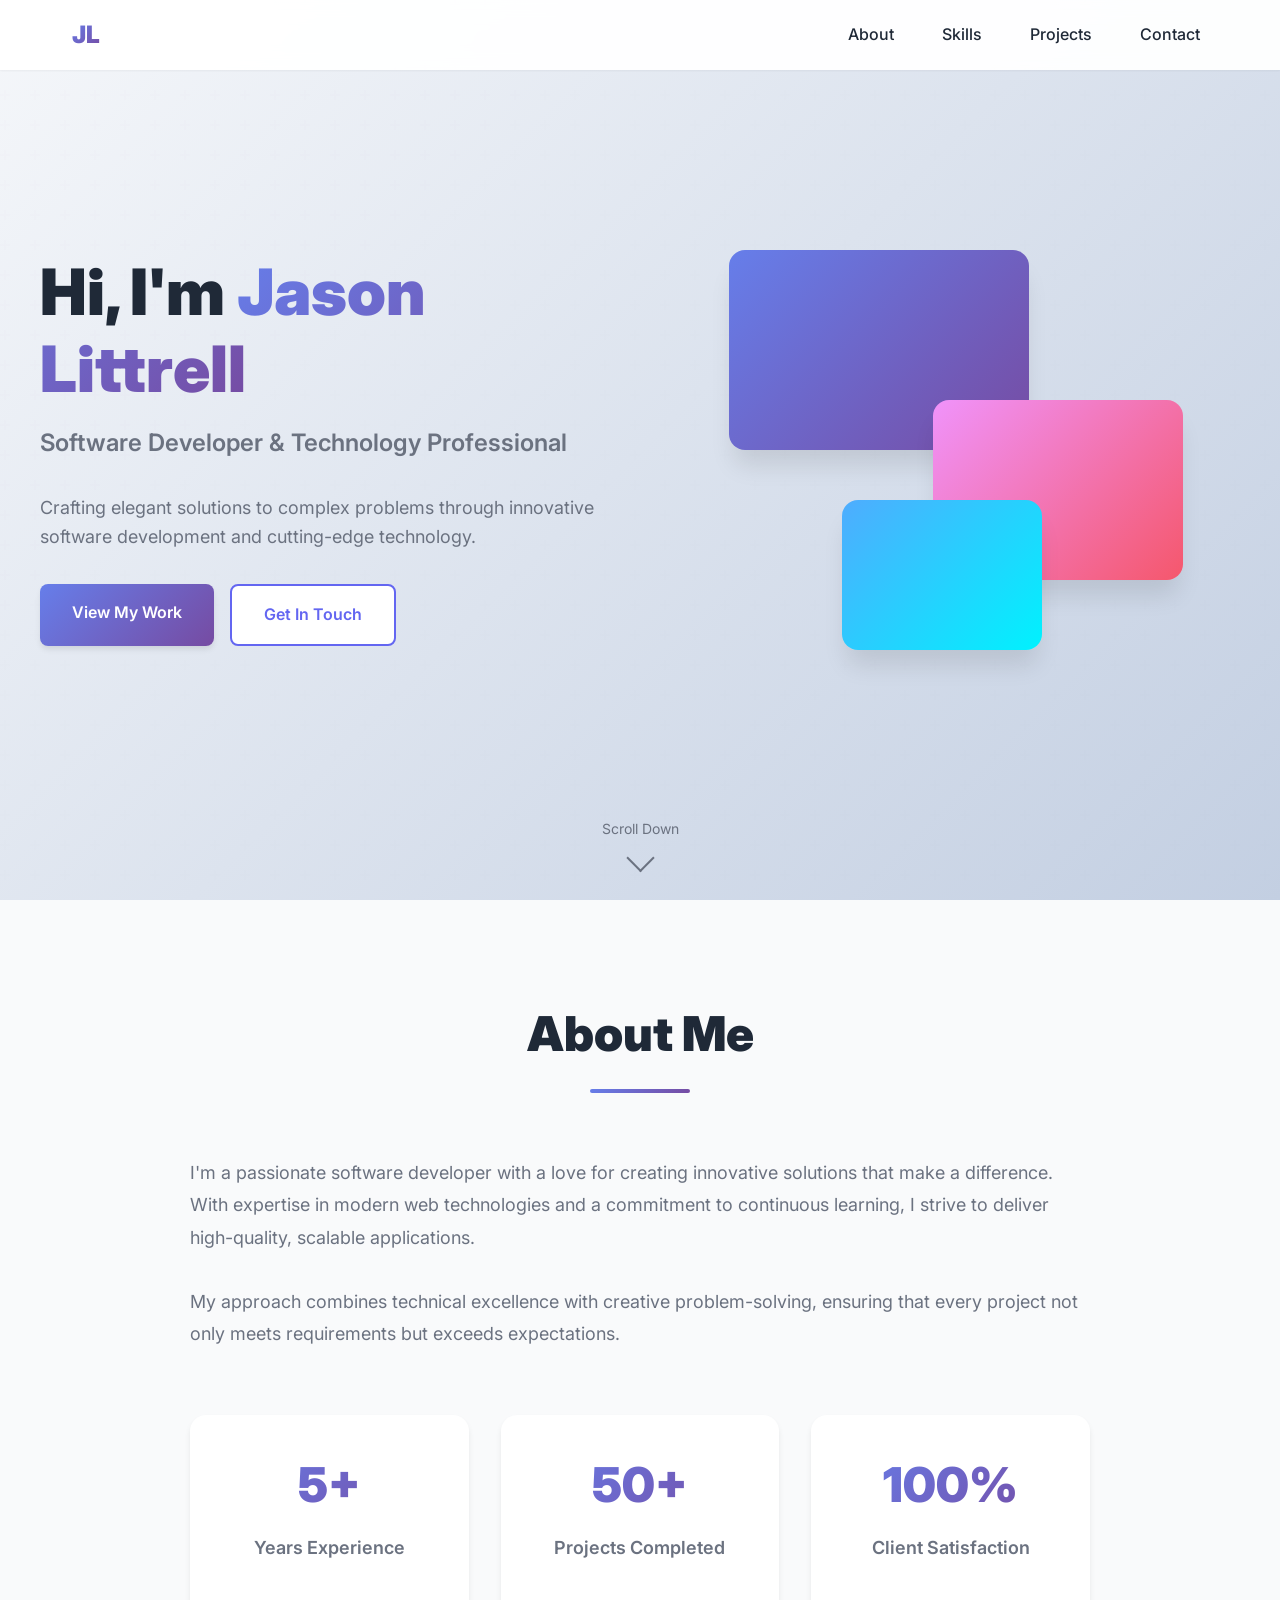
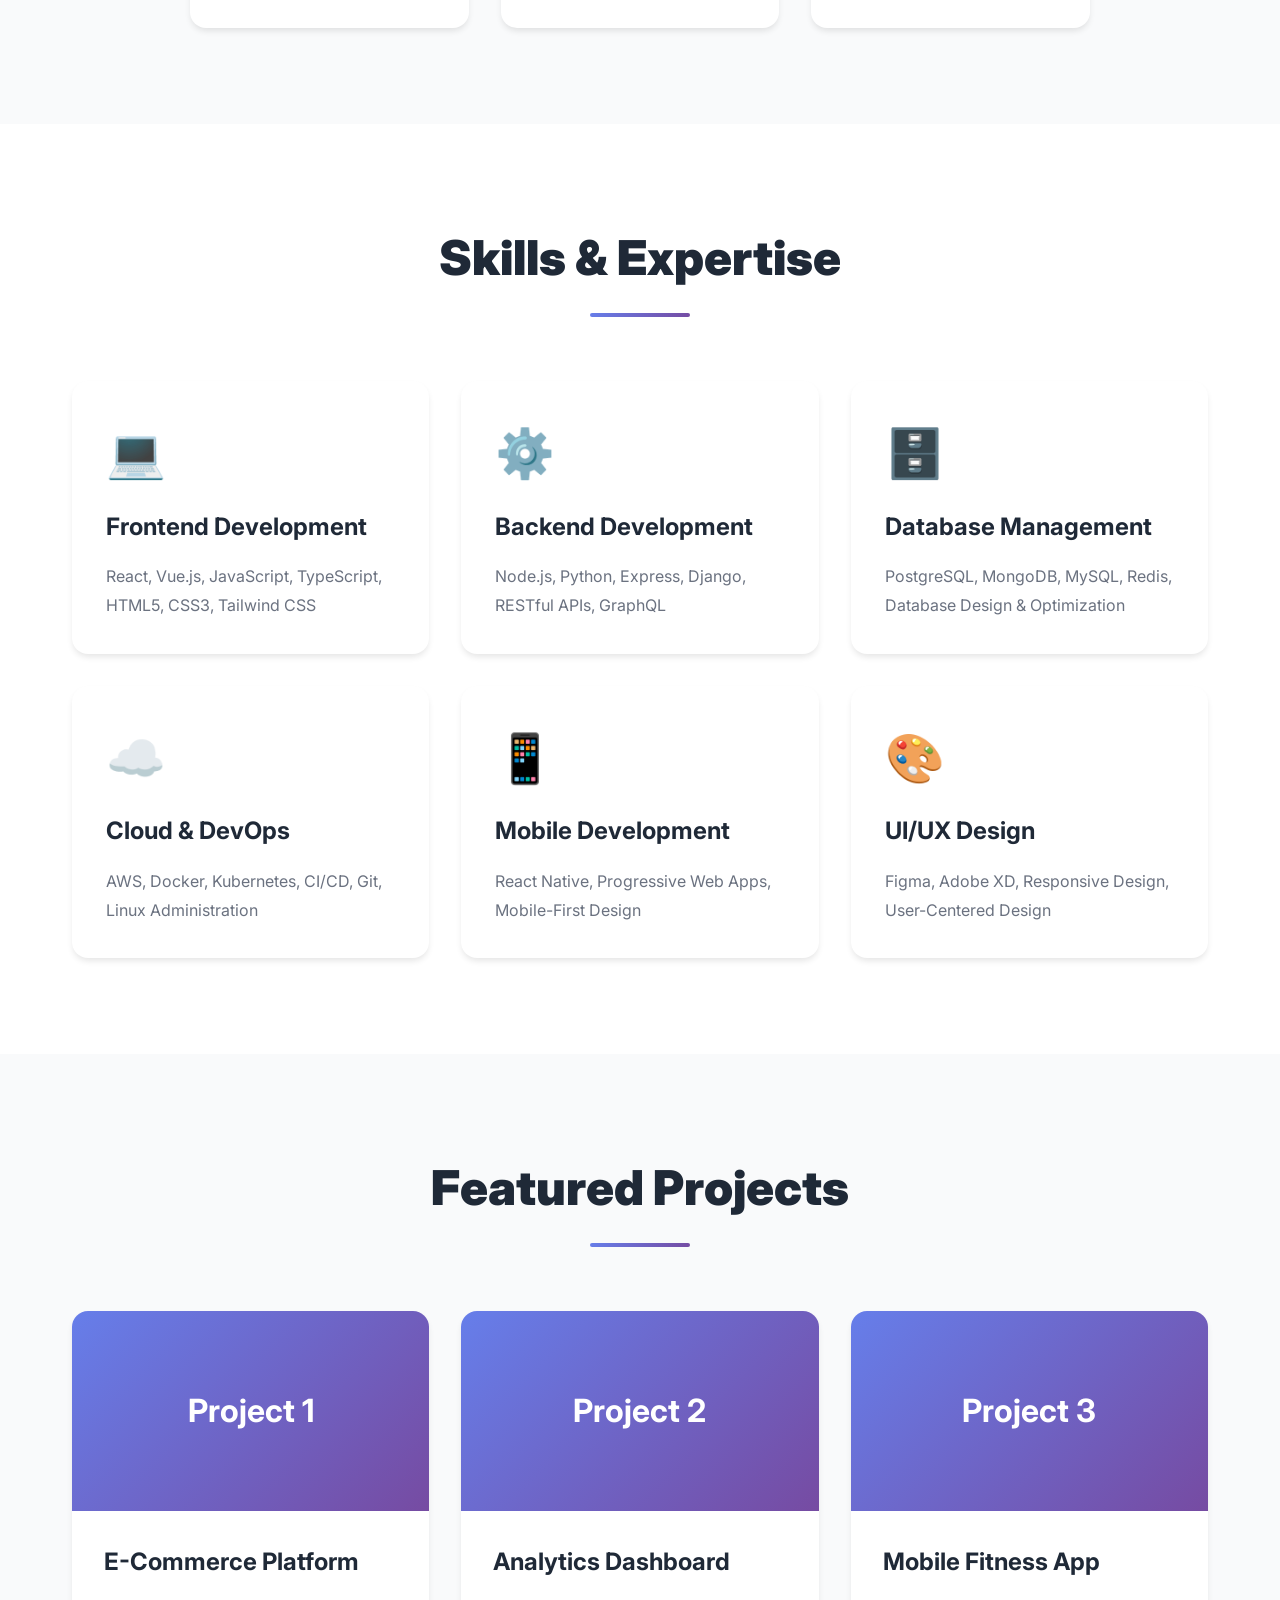
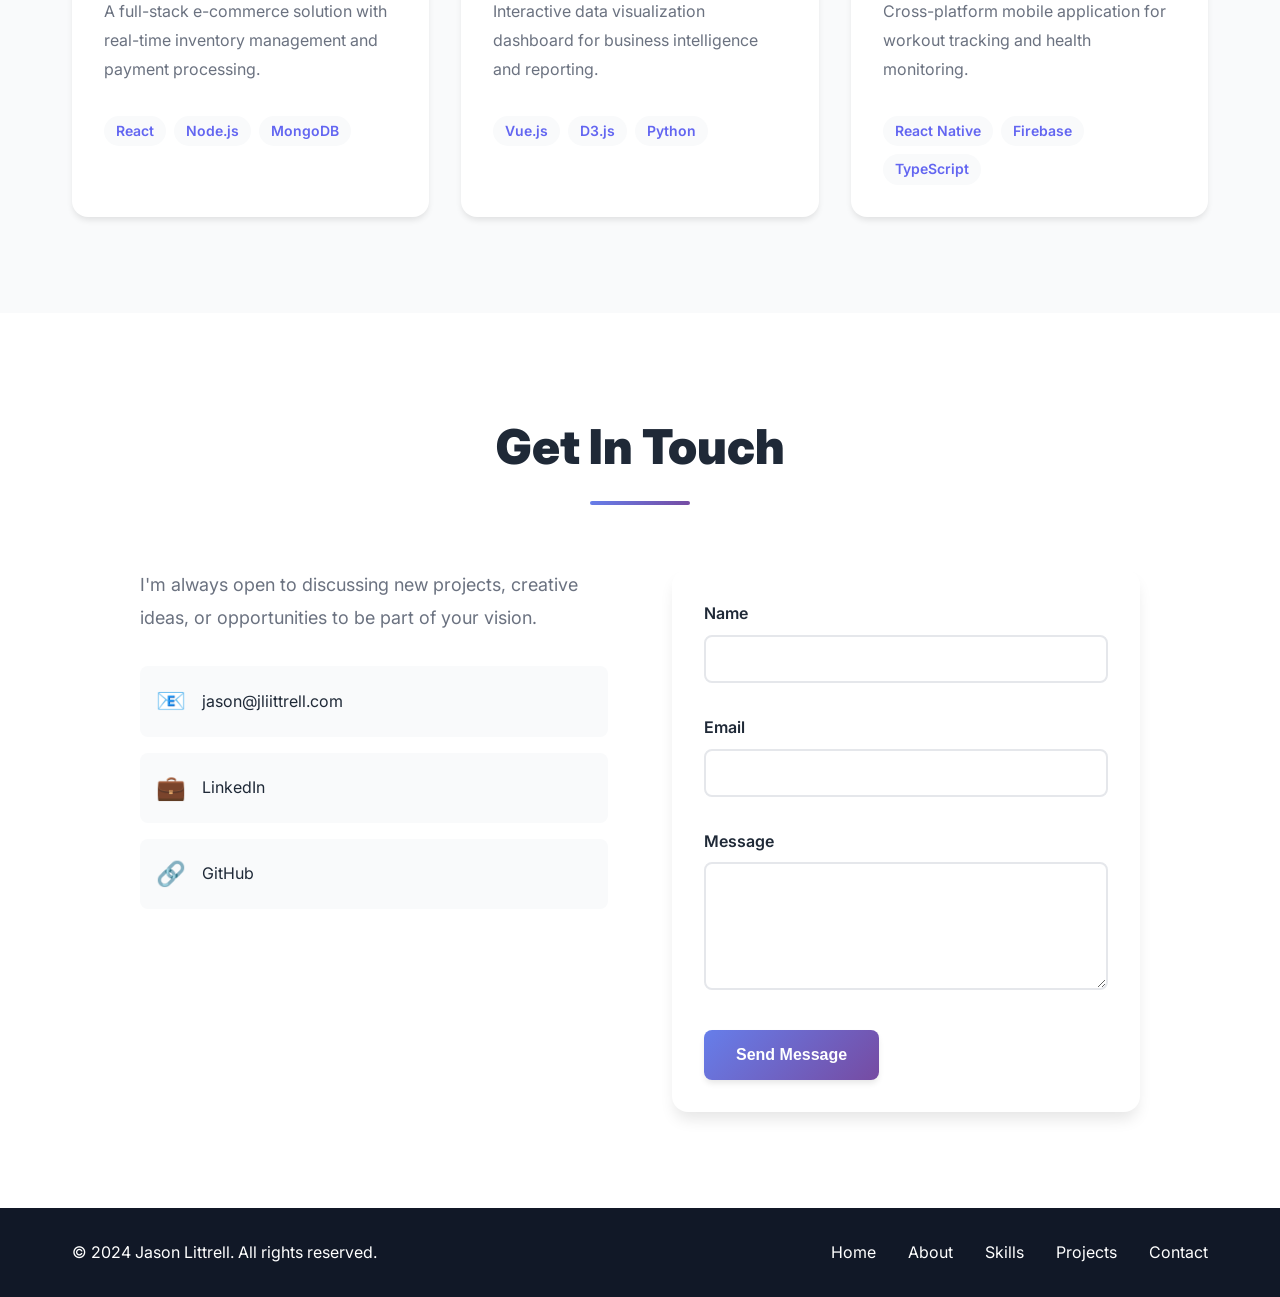
<file: index.html>
<!DOCTYPE html>
<html lang="en">
<head>
    <meta charset="UTF-8">
    <meta name="viewport" content="width=device-width, initial-scale=1.0">
    <meta http-equiv="X-UA-Compatible" content="IE=edge">

    <!-- SEO Meta Tags -->
    <title>Jason Littrell | Software Developer & Technology Professional</title>
    <meta name="description" content="Jason Littrell is a software developer and technology professional specializing in web development, software engineering, and innovative solutions.">
    <meta name="keywords" content="Jason Littrell, software developer, web development, technology, programming, engineering">
    <meta name="author" content="Jason Littrell">
    <meta name="robots" content="index, follow">

    <!-- Open Graph / Facebook -->
    <meta property="og:type" content="website">
    <meta property="og:url" content="https://jliittrell.com/">
    <meta property="og:title" content="Jason Littrell | Software Developer & Technology Professional">
    <meta property="og:description" content="Software developer and technology professional specializing in web development and innovative solutions.">
    <meta property="og:image" content="https://jliittrell.com/assets/og-image.jpg">

    <!-- Twitter -->
    <meta property="twitter:card" content="summary_large_image">
    <meta property="twitter:url" content="https://jliittrell.com/">
    <meta property="twitter:title" content="Jason Littrell | Software Developer & Technology Professional">
    <meta property="twitter:description" content="Software developer and technology professional specializing in web development and innovative solutions.">
    <meta property="twitter:image" content="https://jliittrell.com/assets/og-image.jpg">

    <!-- Canonical URL -->
    <link rel="canonical" href="https://jliittrell.com/">

    <!-- Favicon -->
    <link rel="icon" type="image/x-icon" href="/favicon.ico">

    <!-- Stylesheet -->
    <link rel="stylesheet" href="styles.css">

    <!-- Structured Data -->
    <script type="application/ld+json">
    {
      "@context": "https://schema.org",
      "@type": "Person",
      "name": "Jason Littrell",
      "url": "https://jliittrell.com",
      "jobTitle": "Software Developer",
      "description": "Software developer and technology professional",
      "sameAs": [
        "https://linkedin.com/in/jasonlittrell",
        "https://github.com/jasonlittrell"
      ]
    }
    </script>

    <!-- Preconnect for Performance -->
    <link rel="preconnect" href="https://fonts.googleapis.com">
    <link rel="preconnect" href="https://fonts.gstatic.com" crossorigin>
    <link href="https://fonts.googleapis.com/css2?family=Inter:wght@300;400;600;700;900&display=swap" rel="stylesheet">
</head>
<body>
    <!-- Header / Navigation -->
    <header class="header">
        <nav class="nav-container">
            <div class="logo">
                <a href="#home">JL</a>
            </div>
            <ul class="nav-menu">
                <li><a href="#about" class="nav-link">About</a></li>
                <li><a href="#skills" class="nav-link">Skills</a></li>
                <li><a href="#projects" class="nav-link">Projects</a></li>
                <li><a href="#contact" class="nav-link">Contact</a></li>
            </ul>
            <button class="mobile-menu-toggle" aria-label="Toggle menu">
                <span></span>
                <span></span>
                <span></span>
            </button>
        </nav>
    </header>

    <!-- Hero Section -->
    <section id="home" class="hero">
        <div class="hero-content">
            <div class="hero-text">
                <h1 class="hero-title">
                    Hi, I'm <span class="highlight">Jason Littrell</span>
                </h1>
                <p class="hero-subtitle">Software Developer & Technology Professional</p>
                <p class="hero-description">
                    Crafting elegant solutions to complex problems through innovative software development
                    and cutting-edge technology.
                </p>
                <div class="hero-cta">
                    <a href="#projects" class="btn btn-primary">View My Work</a>
                    <a href="#contact" class="btn btn-secondary">Get In Touch</a>
                </div>
            </div>
            <div class="hero-visual">
                <div class="floating-card card-1"></div>
                <div class="floating-card card-2"></div>
                <div class="floating-card card-3"></div>
            </div>
        </div>
        <div class="scroll-indicator">
            <span>Scroll Down</span>
            <div class="scroll-arrow"></div>
        </div>
    </section>

    <!-- About Section -->
    <section id="about" class="about">
        <div class="container">
            <h2 class="section-title">About Me</h2>
            <div class="about-content">
                <div class="about-text">
                    <p>
                        I'm a passionate software developer with a love for creating innovative solutions
                        that make a difference. With expertise in modern web technologies and a commitment
                        to continuous learning, I strive to deliver high-quality, scalable applications.
                    </p>
                    <p>
                        My approach combines technical excellence with creative problem-solving, ensuring
                        that every project not only meets requirements but exceeds expectations.
                    </p>
                    <div class="about-stats">
                        <div class="stat-item">
                            <h3 class="stat-number">5+</h3>
                            <p class="stat-label">Years Experience</p>
                        </div>
                        <div class="stat-item">
                            <h3 class="stat-number">50+</h3>
                            <p class="stat-label">Projects Completed</p>
                        </div>
                        <div class="stat-item">
                            <h3 class="stat-number">100%</h3>
                            <p class="stat-label">Client Satisfaction</p>
                        </div>
                    </div>
                </div>
            </div>
        </div>
    </section>

    <!-- Skills Section -->
    <section id="skills" class="skills">
        <div class="container">
            <h2 class="section-title">Skills & Expertise</h2>
            <div class="skills-grid">
                <div class="skill-card">
                    <div class="skill-icon">💻</div>
                    <h3>Frontend Development</h3>
                    <p>React, Vue.js, JavaScript, TypeScript, HTML5, CSS3, Tailwind CSS</p>
                </div>
                <div class="skill-card">
                    <div class="skill-icon">⚙️</div>
                    <h3>Backend Development</h3>
                    <p>Node.js, Python, Express, Django, RESTful APIs, GraphQL</p>
                </div>
                <div class="skill-card">
                    <div class="skill-icon">🗄️</div>
                    <h3>Database Management</h3>
                    <p>PostgreSQL, MongoDB, MySQL, Redis, Database Design & Optimization</p>
                </div>
                <div class="skill-card">
                    <div class="skill-icon">☁️</div>
                    <h3>Cloud & DevOps</h3>
                    <p>AWS, Docker, Kubernetes, CI/CD, Git, Linux Administration</p>
                </div>
                <div class="skill-card">
                    <div class="skill-icon">📱</div>
                    <h3>Mobile Development</h3>
                    <p>React Native, Progressive Web Apps, Mobile-First Design</p>
                </div>
                <div class="skill-card">
                    <div class="skill-icon">🎨</div>
                    <h3>UI/UX Design</h3>
                    <p>Figma, Adobe XD, Responsive Design, User-Centered Design</p>
                </div>
            </div>
        </div>
    </section>

    <!-- Projects Section -->
    <section id="projects" class="projects">
        <div class="container">
            <h2 class="section-title">Featured Projects</h2>
            <div class="projects-grid">
                <article class="project-card">
                    <div class="project-image">
                        <div class="project-placeholder">Project 1</div>
                    </div>
                    <div class="project-content">
                        <h3>E-Commerce Platform</h3>
                        <p>A full-stack e-commerce solution with real-time inventory management and payment processing.</p>
                        <div class="project-tags">
                            <span class="tag">React</span>
                            <span class="tag">Node.js</span>
                            <span class="tag">MongoDB</span>
                        </div>
                    </div>
                </article>
                <article class="project-card">
                    <div class="project-image">
                        <div class="project-placeholder">Project 2</div>
                    </div>
                    <div class="project-content">
                        <h3>Analytics Dashboard</h3>
                        <p>Interactive data visualization dashboard for business intelligence and reporting.</p>
                        <div class="project-tags">
                            <span class="tag">Vue.js</span>
                            <span class="tag">D3.js</span>
                            <span class="tag">Python</span>
                        </div>
                    </div>
                </article>
                <article class="project-card">
                    <div class="project-image">
                        <div class="project-placeholder">Project 3</div>
                    </div>
                    <div class="project-content">
                        <h3>Mobile Fitness App</h3>
                        <p>Cross-platform mobile application for workout tracking and health monitoring.</p>
                        <div class="project-tags">
                            <span class="tag">React Native</span>
                            <span class="tag">Firebase</span>
                            <span class="tag">TypeScript</span>
                        </div>
                    </div>
                </article>
            </div>
        </div>
    </section>

    <!-- Contact Section -->
    <section id="contact" class="contact">
        <div class="container">
            <h2 class="section-title">Get In Touch</h2>
            <div class="contact-content">
                <div class="contact-info">
                    <p class="contact-description">
                        I'm always open to discussing new projects, creative ideas, or opportunities to be part of your vision.
                    </p>
                    <div class="contact-methods">
                        <a href="mailto:jason@jliittrell.com" class="contact-method">
                            <span class="contact-icon">📧</span>
                            <span>jason@jliittrell.com</span>
                        </a>
                        <a href="https://linkedin.com/in/jasonlittrell" target="_blank" rel="noopener noreferrer" class="contact-method">
                            <span class="contact-icon">💼</span>
                            <span>LinkedIn</span>
                        </a>
                        <a href="https://github.com/jasonlittrell" target="_blank" rel="noopener noreferrer" class="contact-method">
                            <span class="contact-icon">🔗</span>
                            <span>GitHub</span>
                        </a>
                    </div>
                </div>
                <form class="contact-form" id="contactForm">
                    <div class="form-group">
                        <label for="name">Name</label>
                        <input type="text" id="name" name="name" required>
                    </div>
                    <div class="form-group">
                        <label for="email">Email</label>
                        <input type="email" id="email" name="email" required>
                    </div>
                    <div class="form-group">
                        <label for="message">Message</label>
                        <textarea id="message" name="message" rows="5" required></textarea>
                    </div>
                    <button type="submit" class="btn btn-primary">Send Message</button>
                </form>
            </div>
        </div>
    </section>

    <!-- Footer -->
    <footer class="footer">
        <div class="container">
            <p>&copy; 2024 Jason Littrell. All rights reserved.</p>
            <div class="footer-links">
                <a href="#home">Home</a>
                <a href="#about">About</a>
                <a href="#skills">Skills</a>
                <a href="#projects">Projects</a>
                <a href="#contact">Contact</a>
            </div>
        </div>
    </footer>

    <script src="script.js"></script>
</body>
</html>
</file>
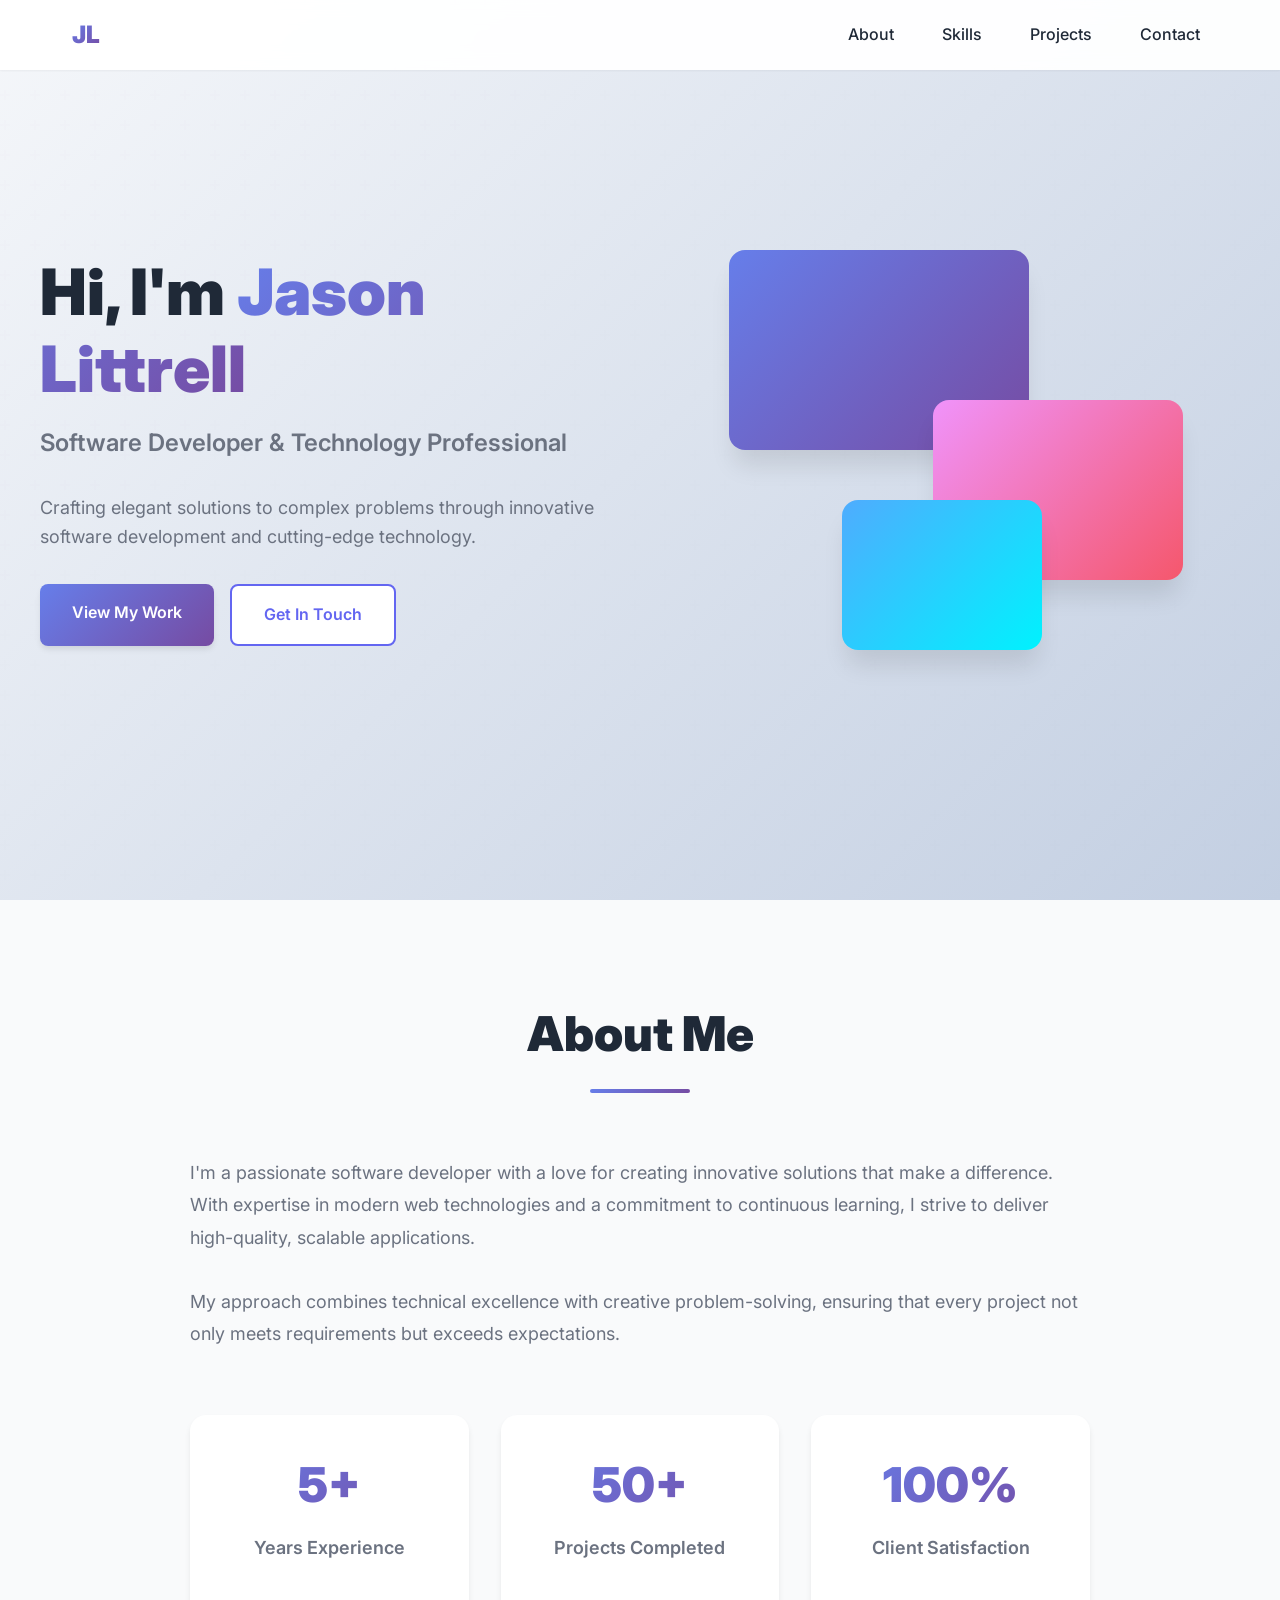
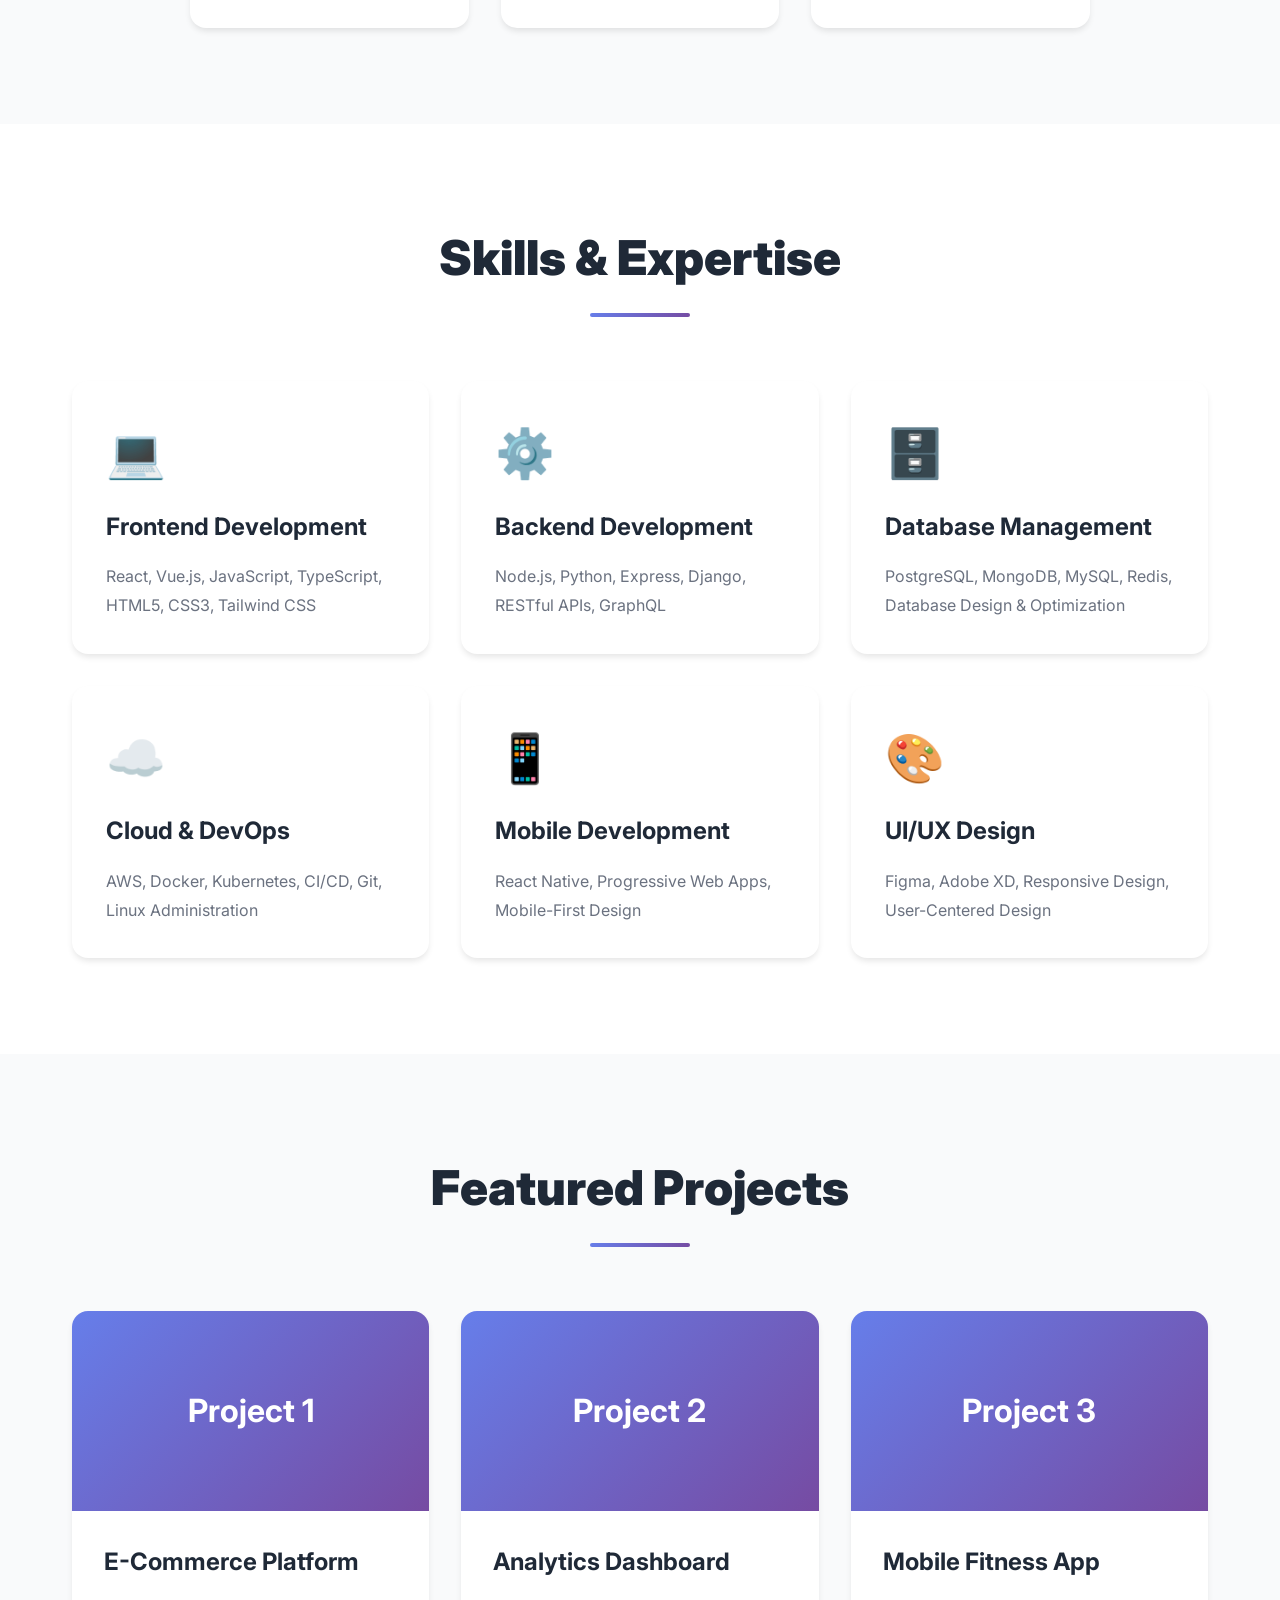
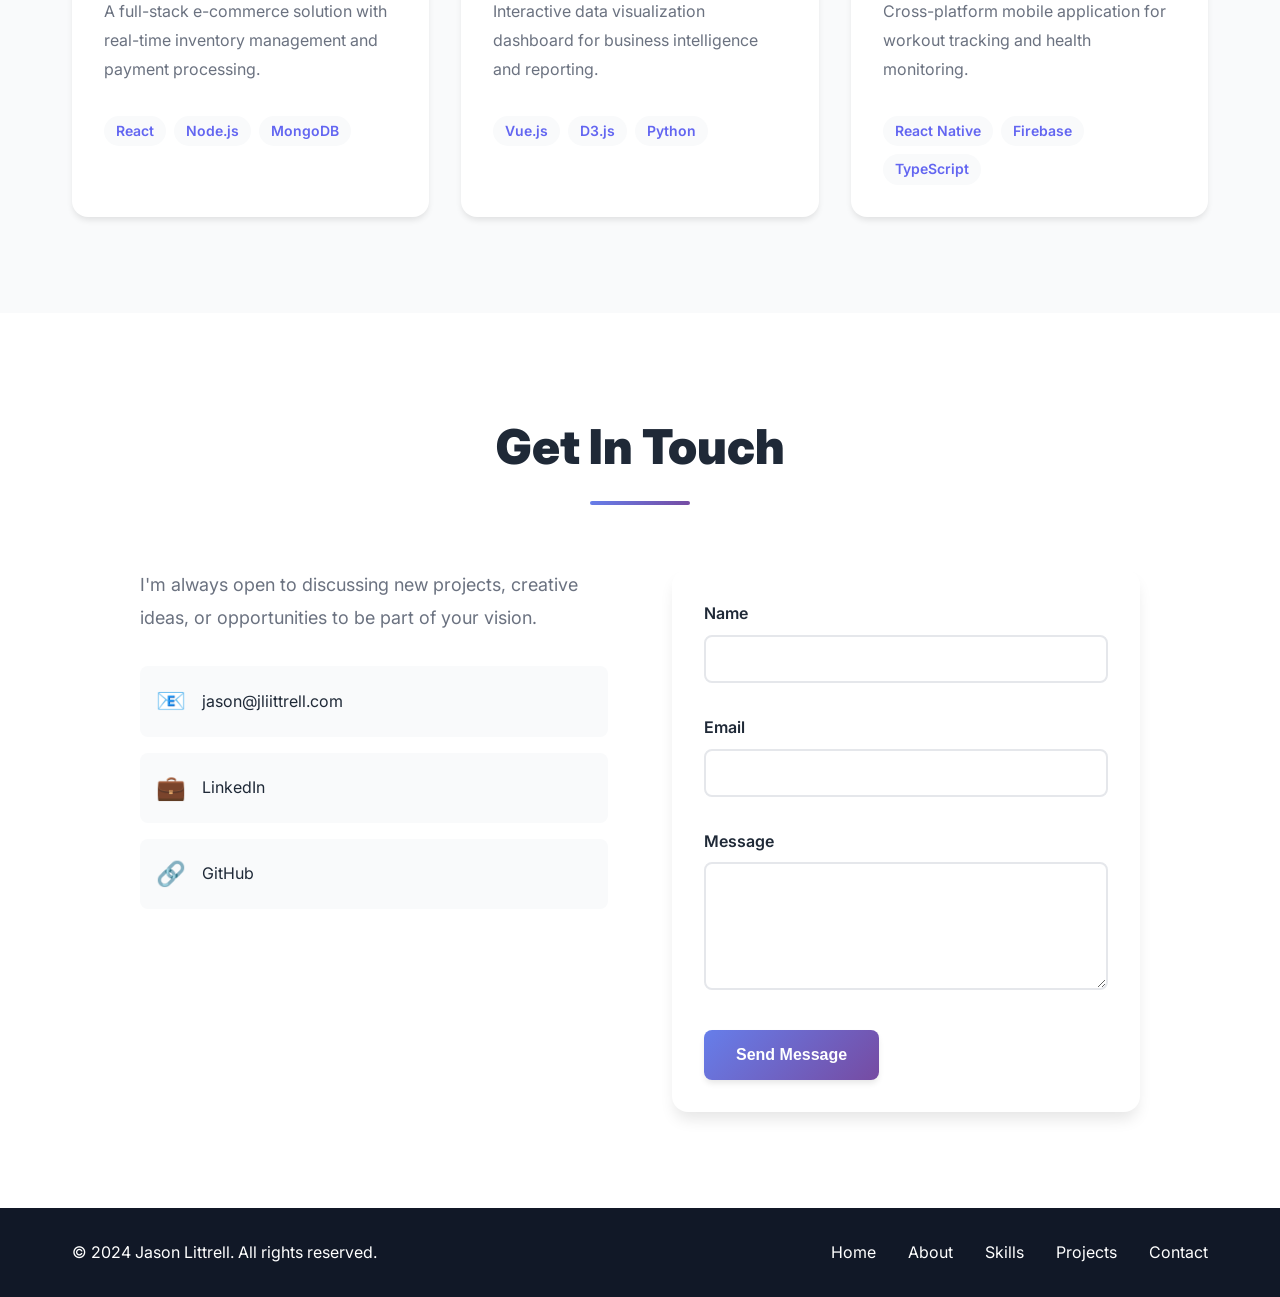
<file: gohighlevel-complete.html>
<!DOCTYPE html>
<html lang="en">
<head>
    <meta charset="UTF-8">
    <meta name="viewport" content="width=device-width, initial-scale=1.0">
    <meta http-equiv="X-UA-Compatible" content="IE=edge">

    <!-- SEO Meta Tags -->
    <title>Jason Littrell | Software Developer & Technology Professional</title>
    <meta name="description" content="Jason Littrell is a software developer and technology professional specializing in web development, software engineering, and innovative solutions.">
    <meta name="keywords" content="Jason Littrell, software developer, web development, technology, programming, engineering">
    <meta name="author" content="Jason Littrell">
    <meta name="robots" content="index, follow">

    <!-- Open Graph / Facebook -->
    <meta property="og:type" content="website">
    <meta property="og:url" content="https://jliittrell.com/">
    <meta property="og:title" content="Jason Littrell | Software Developer & Technology Professional">
    <meta property="og:description" content="Software developer and technology professional specializing in web development and innovative solutions.">

    <!-- Canonical URL -->
    <link rel="canonical" href="https://jliittrell.com/">

    <!-- Google Fonts -->
    <link rel="preconnect" href="https://fonts.googleapis.com">
    <link rel="preconnect" href="https://fonts.gstatic.com" crossorigin>
    <link href="https://fonts.googleapis.com/css2?family=Inter:wght@300;400;600;700;900&display=swap" rel="stylesheet">

    <!-- Inline Styles -->
    <style>
        * {margin: 0;padding: 0;box-sizing: border-box;}
        :root {
            --primary-color: #6366f1;--primary-dark: #4f46e5;--primary-light: #818cf8;
            --text-primary: #1f2937;--text-secondary: #6b7280;--bg-primary: #ffffff;
            --bg-secondary: #f9fafb;--bg-dark: #111827;--spacing-sm: 1rem;
            --spacing-md: 2rem;--spacing-lg: 4rem;--spacing-xl: 6rem;
            --font-family: 'Inter', -apple-system, BlinkMacSystemFont, 'Segoe UI', Roboto, sans-serif;
            --shadow-md: 0 4px 6px -1px rgba(0, 0, 0, 0.1);--shadow-lg: 0 10px 15px -3px rgba(0, 0, 0, 0.1);
            --shadow-xl: 0 20px 25px -5px rgba(0, 0, 0, 0.1);--transition-base: 300ms ease-in-out;
        }
        html {scroll-behavior: smooth;font-size: 16px;}
        body {font-family: var(--font-family);color: var(--text-primary);background-color: var(--bg-primary);line-height: 1.6;overflow-x: hidden;}
        .container {max-width: 1200px;margin: 0 auto;padding: 0 var(--spacing-md);}
        .header {position: fixed;top: 0;left: 0;right: 0;background: rgba(255, 255, 255, 0.95);backdrop-filter: blur(10px);
            box-shadow: 0 1px 2px 0 rgba(0, 0, 0, 0.05);z-index: 1000;transition: var(--transition-base);}
        .nav-container {max-width: 1200px;margin: 0 auto;padding: var(--spacing-sm) var(--spacing-md);display: flex;
            justify-content: space-between;align-items: center;}
        .logo a {font-size: 1.5rem;font-weight: 900;background: linear-gradient(135deg, #667eea 0%, #764ba2 100%);
            -webkit-background-clip: text;-webkit-text-fill-color: transparent;background-clip: text;text-decoration: none;}
        .nav-menu {display: flex;list-style: none;gap: var(--spacing-md);}
        .nav-link {color: var(--text-primary);text-decoration: none;font-weight: 500;position: relative;padding: 0.5rem;
            transition: var(--transition-base);}
        .nav-link::after {content: '';position: absolute;bottom: 0;left: 50%;transform: translateX(-50%) scaleX(0);width: 100%;
            height: 2px;background: linear-gradient(135deg, #667eea 0%, #764ba2 100%);transition: var(--transition-base);}
        .nav-link:hover::after {transform: translateX(-50%) scaleX(1);}
        .mobile-menu-toggle {display: none;flex-direction: column;gap: 4px;background: none;border: none;cursor: pointer;padding: 0.5rem;}
        .mobile-menu-toggle span {width: 24px;height: 2px;background: var(--text-primary);transition: var(--transition-base);}
        .hero {min-height: 100vh;display: flex;align-items: center;justify-content: center;position: relative;
            padding: var(--spacing-xl) var(--spacing-md);background: linear-gradient(135deg, #f5f7fa 0%, #c3cfe2 100%);overflow: hidden;}
        .hero::before {content: '';position: absolute;top: 0;left: 0;right: 0;bottom: 0;
            background: url("data:image/svg+xml,%3Csvg width='60' height='60' viewBox='0 0 60 60' xmlns='http://www.w3.org/2000/svg'%3E%3Cg fill='none' fill-rule='evenodd'%3E%3Cg fill='%239C92AC' fill-opacity='0.05'%3E%3Cpath d='M36 34v-4h-2v4h-4v2h4v4h2v-4h4v-2h-4zm0-30V0h-2v4h-4v2h4v4h2V6h4V4h-4zM6 34v-4H4v4H0v2h4v4h2v-4h4v-2H6zM6 4V0H4v4H0v2h4v4h2V6h4V4H6z'/%3E%3C/g%3E%3C/g%3E%3C/svg%3E");
            opacity: 0.3;}
        .hero-content {max-width: 1200px;display: grid;grid-template-columns: 1fr 1fr;gap: var(--spacing-lg);align-items: center;
            position: relative;z-index: 1;}
        .hero-text {animation: fadeInUp 1s ease-out;}
        .hero-title {font-size: clamp(2.5rem, 5vw, 4rem);font-weight: 900;line-height: 1.2;margin-bottom: var(--spacing-sm);}
        .highlight {background: linear-gradient(135deg, #667eea 0%, #764ba2 100%);-webkit-background-clip: text;
            -webkit-text-fill-color: transparent;background-clip: text;}
        .hero-subtitle {font-size: 1.5rem;color: var(--text-secondary);margin-bottom: var(--spacing-md);font-weight: 600;}
        .hero-description {font-size: 1.125rem;color: var(--text-secondary);margin-bottom: var(--spacing-md);max-width: 600px;}
        .hero-cta {display: flex;gap: var(--spacing-sm);flex-wrap: wrap;}
        .btn {padding: 1rem 2rem;border-radius: 0.5rem;text-decoration: none;font-weight: 600;font-size: 1rem;
            transition: var(--transition-base);display: inline-block;cursor: pointer;border: none;}
        .btn-primary {background: linear-gradient(135deg, #667eea 0%, #764ba2 100%);color: white;box-shadow: var(--shadow-md);}
        .btn-primary:hover {transform: translateY(-2px);box-shadow: var(--shadow-xl);}
        .btn-secondary {background: white;color: var(--primary-color);border: 2px solid var(--primary-color);}
        .btn-secondary:hover {background: var(--primary-color);color: white;transform: translateY(-2px);}
        .hero-visual {position: relative;height: 500px;display: flex;align-items: center;justify-content: center;}
        .floating-card {position: absolute;border-radius: 1rem;box-shadow: var(--shadow-xl);animation: float 6s ease-in-out infinite;}
        .card-1 {width: 300px;height: 200px;background: linear-gradient(135deg, #667eea 0%, #764ba2 100%);top: 10%;left: 10%;animation-delay: 0s;}
        .card-2 {width: 250px;height: 180px;background: linear-gradient(135deg, #f093fb 0%, #f5576c 100%);top: 40%;right: 10%;animation-delay: 2s;}
        .card-3 {width: 200px;height: 150px;background: linear-gradient(135deg, #4facfe 0%, #00f2fe 100%);bottom: 10%;left: 30%;animation-delay: 4s;}
        section {padding: var(--spacing-xl) var(--spacing-md);}
        .section-title {font-size: clamp(2rem, 4vw, 3rem);font-weight: 900;text-align: center;margin-bottom: var(--spacing-lg);position: relative;}
        .section-title::after {content: '';display: block;width: 100px;height: 4px;
            background: linear-gradient(135deg, #667eea 0%, #764ba2 100%);margin: var(--spacing-sm) auto 0;border-radius: 2px;}
        .about {background: var(--bg-secondary);}
        .about-content {max-width: 900px;margin: 0 auto;}
        .about-text p {font-size: 1.125rem;color: var(--text-secondary);margin-bottom: var(--spacing-md);line-height: 1.8;}
        .about-stats {display: grid;grid-template-columns: repeat(auto-fit, minmax(200px, 1fr));gap: var(--spacing-md);margin-top: var(--spacing-lg);}
        .stat-item {text-align: center;padding: var(--spacing-md);background: white;border-radius: 1rem;box-shadow: var(--shadow-md);
            transition: var(--transition-base);}
        .stat-item:hover {transform: translateY(-5px);box-shadow: var(--shadow-xl);}
        .stat-number {font-size: 3rem;font-weight: 900;background: linear-gradient(135deg, #667eea 0%, #764ba2 100%);
            -webkit-background-clip: text;-webkit-text-fill-color: transparent;background-clip: text;}
        .stat-label {color: var(--text-secondary);font-weight: 600;margin-top: 0.5rem;}
        .skills-grid {display: grid;grid-template-columns: repeat(auto-fit, minmax(300px, 1fr));gap: var(--spacing-md);}
        .skill-card {background: white;padding: var(--spacing-md);border-radius: 1rem;box-shadow: var(--shadow-md);
            transition: var(--transition-base);border: 2px solid transparent;}
        .skill-card:hover {transform: translateY(-5px);box-shadow: var(--shadow-xl);border-color: var(--primary-light);}
        .skill-icon {font-size: 3rem;margin-bottom: var(--spacing-sm);}
        .skill-card h3 {font-size: 1.5rem;margin-bottom: var(--spacing-sm);color: var(--text-primary);}
        .skill-card p {color: var(--text-secondary);line-height: 1.8;}
        .projects {background: var(--bg-secondary);}
        .projects-grid {display: grid;grid-template-columns: repeat(auto-fit, minmax(320px, 1fr));gap: var(--spacing-md);}
        .project-card {background: white;border-radius: 1rem;overflow: hidden;box-shadow: var(--shadow-md);transition: var(--transition-base);}
        .project-card:hover {transform: translateY(-10px);box-shadow: var(--shadow-xl);}
        .project-image {height: 200px;background: linear-gradient(135deg, #667eea 0%, #764ba2 100%);position: relative;overflow: hidden;}
        .project-placeholder {position: absolute;top: 50%;left: 50%;transform: translate(-50%, -50%);font-size: 2rem;font-weight: 700;color: white;}
        .project-content {padding: var(--spacing-md);}
        .project-content h3 {font-size: 1.5rem;margin-bottom: var(--spacing-sm);}
        .project-content p {color: var(--text-secondary);margin-bottom: var(--spacing-md);line-height: 1.8;}
        .project-tags {display: flex;flex-wrap: wrap;gap: 0.5rem;}
        .tag {display: inline-block;padding: 0.25rem 0.75rem;background: var(--bg-secondary);color: var(--primary-color);
            border-radius: 9999px;font-size: 0.875rem;font-weight: 600;}
        .contact-content {display: grid;grid-template-columns: 1fr 1fr;gap: var(--spacing-lg);max-width: 1000px;margin: 0 auto;}
        .contact-description {font-size: 1.125rem;color: var(--text-secondary);margin-bottom: var(--spacing-md);line-height: 1.8;}
        .contact-methods {display: flex;flex-direction: column;gap: var(--spacing-sm);}
        .contact-method {display: flex;align-items: center;gap: var(--spacing-sm);padding: var(--spacing-sm);background: var(--bg-secondary);
            border-radius: 0.5rem;text-decoration: none;color: var(--text-primary);transition: var(--transition-base);}
        .contact-method:hover {background: var(--primary-color);color: white;transform: translateX(5px);}
        .contact-icon {font-size: 1.5rem;}
        .contact-form {background: white;padding: var(--spacing-md);border-radius: 1rem;box-shadow: var(--shadow-lg);}
        .form-group {margin-bottom: var(--spacing-md);}
        .form-group label {display: block;margin-bottom: 0.5rem;font-weight: 600;color: var(--text-primary);}
        .form-group input,.form-group textarea {width: 100%;padding: 0.75rem;border: 2px solid #e5e7eb;border-radius: 0.5rem;
            font-family: var(--font-family);font-size: 1rem;transition: var(--transition-base);}
        .form-group input:focus,.form-group textarea:focus {outline: none;border-color: var(--primary-color);
            box-shadow: 0 0 0 3px rgba(99, 102, 241, 0.1);}
        .footer {background: var(--bg-dark);color: white;padding: var(--spacing-md);text-align: center;}
        .footer .container {display: flex;justify-content: space-between;align-items: center;flex-wrap: wrap;gap: var(--spacing-sm);}
        .footer-links {display: flex;gap: var(--spacing-md);}
        .footer-links a {color: white;text-decoration: none;transition: var(--transition-base);}
        .footer-links a:hover {color: var(--primary-light);}
        @keyframes fadeInUp {from {opacity: 0;transform: translateY(30px);}to {opacity: 1;transform: translateY(0);}}
        @keyframes float {0%, 100% {transform: translateY(0) rotate(0deg);}50% {transform: translateY(-20px) rotate(5deg);}}
        @media (max-width: 768px) {
            .mobile-menu-toggle {display: flex;}
            .nav-menu {position: absolute;top: 100%;left: 0;right: 0;background: white;flex-direction: column;padding: var(--spacing-md);
                box-shadow: var(--shadow-lg);transform: translateY(-100%);opacity: 0;visibility: hidden;transition: var(--transition-base);}
            .nav-menu.active {transform: translateY(0);opacity: 1;visibility: visible;}
            .hero-content {grid-template-columns: 1fr;}
            .hero-visual {height: 300px;}
            .floating-card {transform: scale(0.7);}
            .contact-content {grid-template-columns: 1fr;}
            .about-stats {grid-template-columns: 1fr;}
        }
        @media (max-width: 480px) {
            .skills-grid,.projects-grid {grid-template-columns: 1fr;}
            .footer .container {flex-direction: column;}
            .footer-links {flex-direction: column;align-items: center;}
        }
        :focus-visible {outline: 2px solid var(--primary-color);outline-offset: 2px;}
    </style>
</head>
<body>
    <!-- Header / Navigation -->
    <header class="header">
        <nav class="nav-container">
            <div class="logo"><a href="#home">JL</a></div>
            <ul class="nav-menu">
                <li><a href="#about" class="nav-link">About</a></li>
                <li><a href="#skills" class="nav-link">Skills</a></li>
                <li><a href="#projects" class="nav-link">Projects</a></li>
                <li><a href="#contact" class="nav-link">Contact</a></li>
            </ul>
            <button class="mobile-menu-toggle" aria-label="Toggle menu">
                <span></span><span></span><span></span>
            </button>
        </nav>
    </header>

    <!-- Hero Section -->
    <section id="home" class="hero">
        <div class="hero-content">
            <div class="hero-text">
                <h1 class="hero-title">Hi, I'm <span class="highlight">Jason Littrell</span></h1>
                <p class="hero-subtitle">Software Developer & Technology Professional</p>
                <p class="hero-description">
                    Crafting elegant solutions to complex problems through innovative software development
                    and cutting-edge technology.
                </p>
                <div class="hero-cta">
                    <a href="#projects" class="btn btn-primary">View My Work</a>
                    <a href="#contact" class="btn btn-secondary">Get In Touch</a>
                </div>
            </div>
            <div class="hero-visual">
                <div class="floating-card card-1"></div>
                <div class="floating-card card-2"></div>
                <div class="floating-card card-3"></div>
            </div>
        </div>
    </section>

    <!-- About Section -->
    <section id="about" class="about">
        <div class="container">
            <h2 class="section-title">About Me</h2>
            <div class="about-content">
                <div class="about-text">
                    <p>I'm a passionate software developer with a love for creating innovative solutions that make a difference.
                    With expertise in modern web technologies and a commitment to continuous learning, I strive to deliver
                    high-quality, scalable applications.</p>
                    <p>My approach combines technical excellence with creative problem-solving, ensuring that every project
                    not only meets requirements but exceeds expectations.</p>
                    <div class="about-stats">
                        <div class="stat-item">
                            <h3 class="stat-number">5+</h3>
                            <p class="stat-label">Years Experience</p>
                        </div>
                        <div class="stat-item">
                            <h3 class="stat-number">50+</h3>
                            <p class="stat-label">Projects Completed</p>
                        </div>
                        <div class="stat-item">
                            <h3 class="stat-number">100%</h3>
                            <p class="stat-label">Client Satisfaction</p>
                        </div>
                    </div>
                </div>
            </div>
        </div>
    </section>

    <!-- Skills Section -->
    <section id="skills" class="skills">
        <div class="container">
            <h2 class="section-title">Skills & Expertise</h2>
            <div class="skills-grid">
                <div class="skill-card">
                    <div class="skill-icon">💻</div>
                    <h3>Frontend Development</h3>
                    <p>React, Vue.js, JavaScript, TypeScript, HTML5, CSS3, Tailwind CSS</p>
                </div>
                <div class="skill-card">
                    <div class="skill-icon">⚙️</div>
                    <h3>Backend Development</h3>
                    <p>Node.js, Python, Express, Django, RESTful APIs, GraphQL</p>
                </div>
                <div class="skill-card">
                    <div class="skill-icon">🗄️</div>
                    <h3>Database Management</h3>
                    <p>PostgreSQL, MongoDB, MySQL, Redis, Database Design & Optimization</p>
                </div>
                <div class="skill-card">
                    <div class="skill-icon">☁️</div>
                    <h3>Cloud & DevOps</h3>
                    <p>AWS, Docker, Kubernetes, CI/CD, Git, Linux Administration</p>
                </div>
                <div class="skill-card">
                    <div class="skill-icon">📱</div>
                    <h3>Mobile Development</h3>
                    <p>React Native, Progressive Web Apps, Mobile-First Design</p>
                </div>
                <div class="skill-card">
                    <div class="skill-icon">🎨</div>
                    <h3>UI/UX Design</h3>
                    <p>Figma, Adobe XD, Responsive Design, User-Centered Design</p>
                </div>
            </div>
        </div>
    </section>

    <!-- Projects Section -->
    <section id="projects" class="projects">
        <div class="container">
            <h2 class="section-title">Featured Projects</h2>
            <div class="projects-grid">
                <article class="project-card">
                    <div class="project-image"><div class="project-placeholder">Project 1</div></div>
                    <div class="project-content">
                        <h3>E-Commerce Platform</h3>
                        <p>A full-stack e-commerce solution with real-time inventory management and payment processing.</p>
                        <div class="project-tags">
                            <span class="tag">React</span>
                            <span class="tag">Node.js</span>
                            <span class="tag">MongoDB</span>
                        </div>
                    </div>
                </article>
                <article class="project-card">
                    <div class="project-image"><div class="project-placeholder">Project 2</div></div>
                    <div class="project-content">
                        <h3>Analytics Dashboard</h3>
                        <p>Interactive data visualization dashboard for business intelligence and reporting.</p>
                        <div class="project-tags">
                            <span class="tag">Vue.js</span>
                            <span class="tag">D3.js</span>
                            <span class="tag">Python</span>
                        </div>
                    </div>
                </article>
                <article class="project-card">
                    <div class="project-image"><div class="project-placeholder">Project 3</div></div>
                    <div class="project-content">
                        <h3>Mobile Fitness App</h3>
                        <p>Cross-platform mobile application for workout tracking and health monitoring.</p>
                        <div class="project-tags">
                            <span class="tag">React Native</span>
                            <span class="tag">Firebase</span>
                            <span class="tag">TypeScript</span>
                        </div>
                    </div>
                </article>
            </div>
        </div>
    </section>

    <!-- Contact Section - REPLACE WITH GOHIGHLEVEL FORM -->
    <section id="contact" class="contact">
        <div class="container">
            <h2 class="section-title">Get In Touch</h2>
            <div class="contact-content">
                <div class="contact-info">
                    <p class="contact-description">
                        I'm always open to discussing new projects, creative ideas, or opportunities to be part of your vision.
                    </p>
                    <div class="contact-methods">
                        <a href="mailto:jason@jliittrell.com" class="contact-method">
                            <span class="contact-icon">📧</span>
                            <span>jason@jliittrell.com</span>
                        </a>
                        <a href="https://linkedin.com/in/jasonlittrell" target="_blank" rel="noopener noreferrer" class="contact-method">
                            <span class="contact-icon">💼</span>
                            <span>LinkedIn</span>
                        </a>
                        <a href="https://github.com/jasonlittrell" target="_blank" rel="noopener noreferrer" class="contact-method">
                            <span class="contact-icon">🔗</span>
                            <span>GitHub</span>
                        </a>
                    </div>
                </div>
                <!-- REPLACE THIS FORM WITH GOHIGHLEVEL FORM BUILDER -->
                <form class="contact-form" id="contactForm">
                    <div class="form-group">
                        <label for="name">Name</label>
                        <input type="text" id="name" name="name" required>
                    </div>
                    <div class="form-group">
                        <label for="email">Email</label>
                        <input type="email" id="email" name="email" required>
                    </div>
                    <div class="form-group">
                        <label for="message">Message</label>
                        <textarea id="message" name="message" rows="5" required></textarea>
                    </div>
                    <button type="submit" class="btn btn-primary">Send Message</button>
                </form>
            </div>
        </div>
    </section>

    <!-- Footer -->
    <footer class="footer">
        <div class="container">
            <p>&copy; 2024 Jason Littrell. All rights reserved.</p>
            <div class="footer-links">
                <a href="#home">Home</a>
                <a href="#about">About</a>
                <a href="#skills">Skills</a>
                <a href="#projects">Projects</a>
                <a href="#contact">Contact</a>
            </div>
        </div>
    </footer>

    <!-- Inline JavaScript -->
    <script>
        // Smooth Scrolling
        document.querySelectorAll('a[href^="#"]').forEach(anchor => {
            anchor.addEventListener('click', function (e) {
                e.preventDefault();
                const target = document.querySelector(this.getAttribute('href'));
                if (target) {
                    const headerOffset = 80;
                    const elementPosition = target.getBoundingClientRect().top;
                    const offsetPosition = elementPosition + window.pageYOffset - headerOffset;
                    window.scrollTo({top: offsetPosition, behavior: 'smooth'});
                    if (navMenu.classList.contains('active')) navMenu.classList.remove('active');
                }
            });
        });

        // Mobile Menu Toggle
        const mobileMenuToggle = document.querySelector('.mobile-menu-toggle');
        const navMenu = document.querySelector('.nav-menu');
        if (mobileMenuToggle) {
            mobileMenuToggle.addEventListener('click', () => {
                navMenu.classList.toggle('active');
                mobileMenuToggle.classList.toggle('active');
            });
        }
        document.addEventListener('click', (e) => {
            if (!e.target.closest('.nav-container')) {
                navMenu.classList.remove('active');
                mobileMenuToggle.classList.remove('active');
            }
        });

        // Header Scroll Effect
        const header = document.querySelector('.header');
        window.addEventListener('scroll', () => {
            const scrollTop = window.pageYOffset || document.documentElement.scrollTop;
            if (scrollTop > 50) {
                header.style.boxShadow = '0 4px 6px -1px rgba(0, 0, 0, 0.1)';
            } else {
                header.style.boxShadow = '0 1px 2px 0 rgba(0, 0, 0, 0.05)';
            }
        });

        // Intersection Observer for Animations
        const observerOptions = {threshold: 0.1, rootMargin: '0px 0px -50px 0px'};
        const observer = new IntersectionObserver((entries) => {
            entries.forEach(entry => {
                if (entry.isIntersecting) {
                    entry.target.style.opacity = '1';
                    entry.target.style.transform = 'translateY(0)';
                }
            });
        }, observerOptions);
        const animateOnScroll = document.querySelectorAll('.skill-card, .project-card, .stat-item');
        animateOnScroll.forEach(el => {
            el.style.opacity = '0';
            el.style.transform = 'translateY(30px)';
            el.style.transition = 'opacity 0.6s ease-out, transform 0.6s ease-out';
            observer.observe(el);
        });

        // Contact Form - REPLACE WITH GOHIGHLEVEL WEBHOOK
        const contactForm = document.getElementById('contactForm');
        if (contactForm) {
            contactForm.addEventListener('submit', (e) => {
                e.preventDefault();
                // Replace this with your GoHighLevel webhook URL
                alert('Form submitted! Replace this with GoHighLevel integration.');
                contactForm.reset();
            });
        }
    </script>
</body>
</html>
</file>
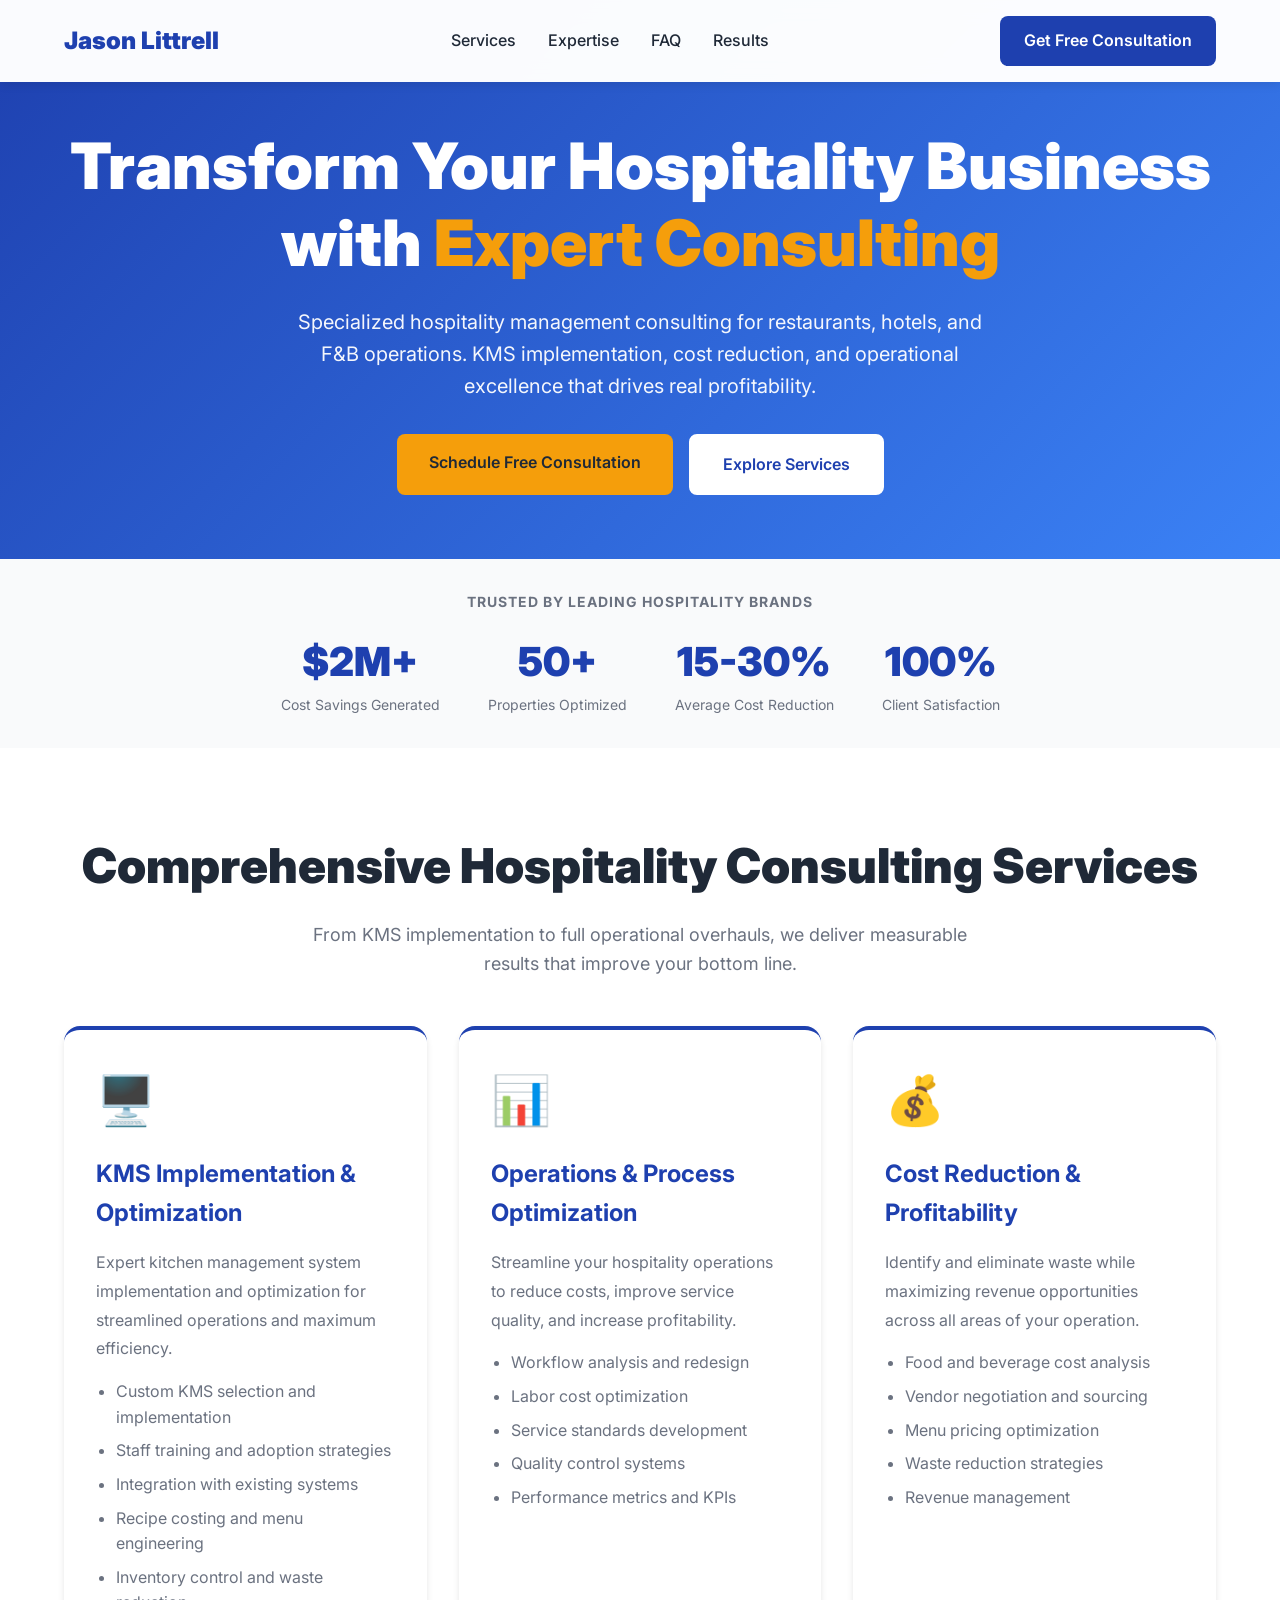
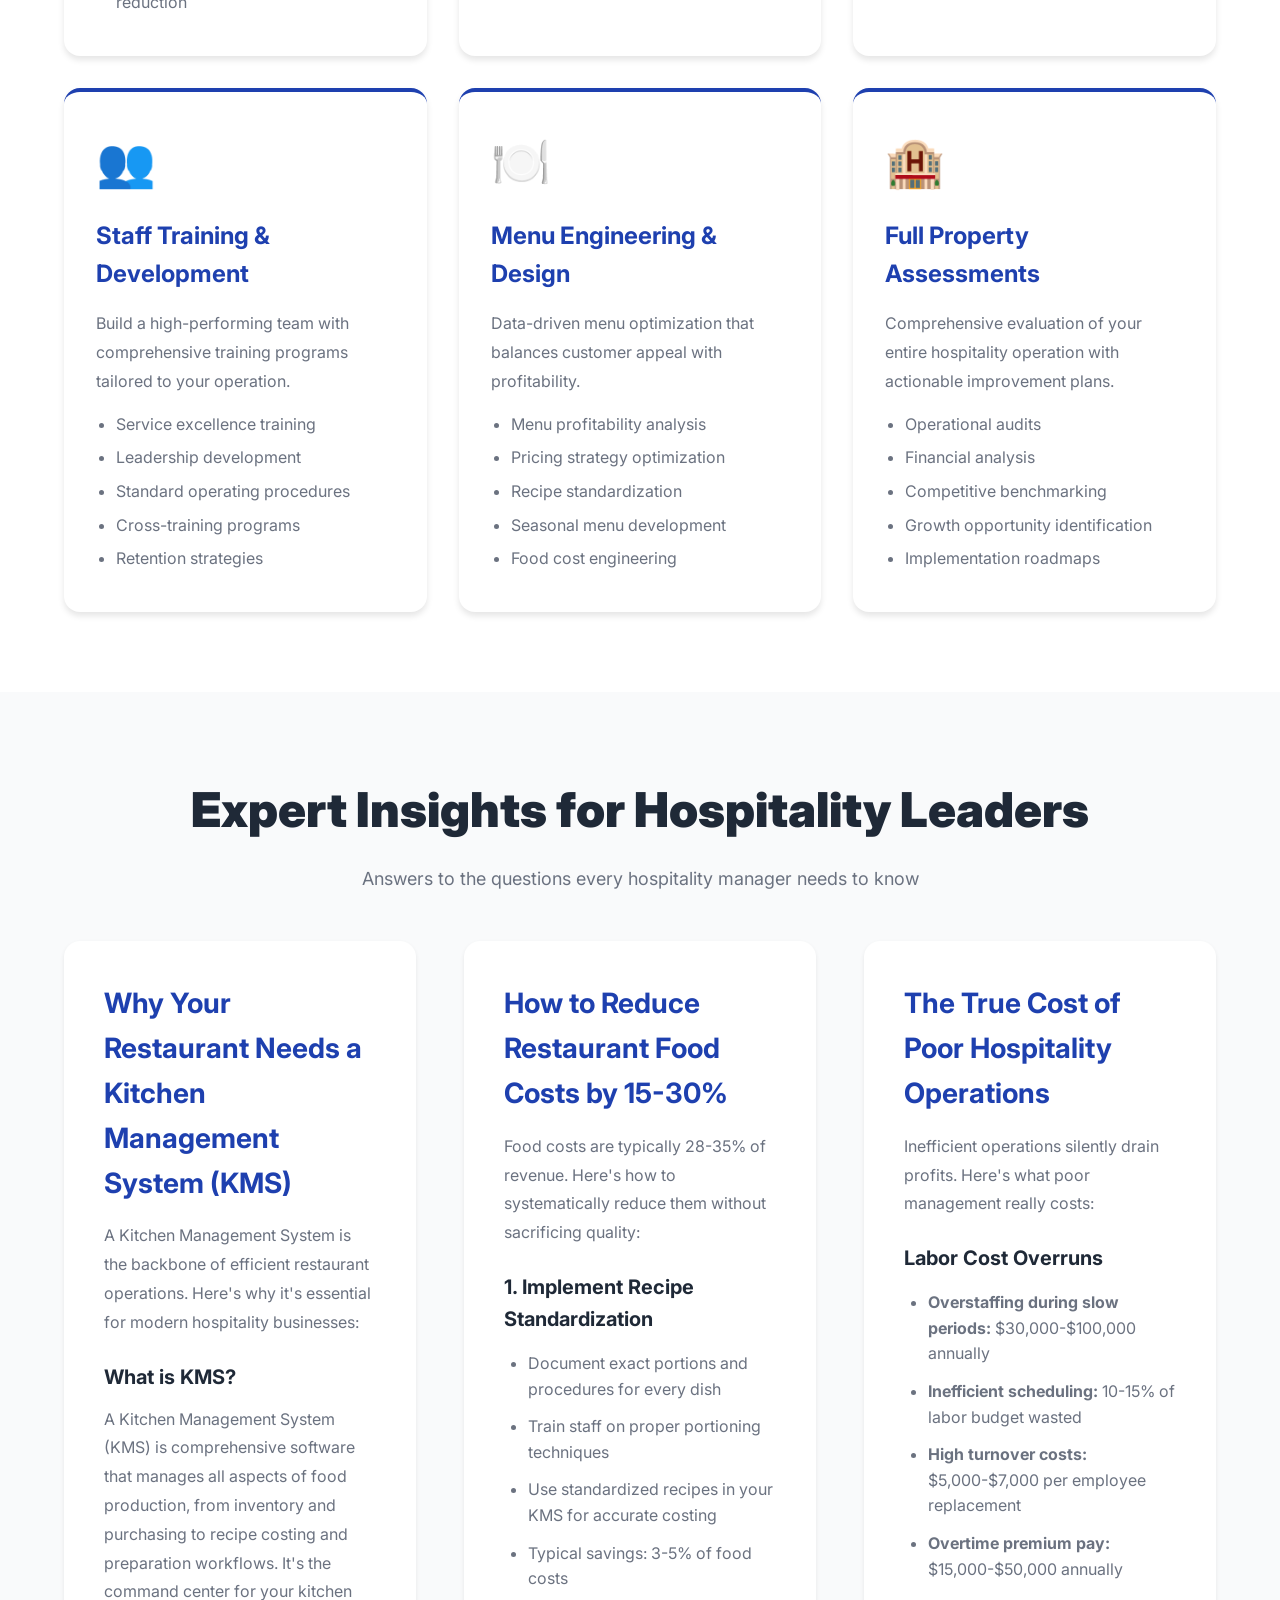
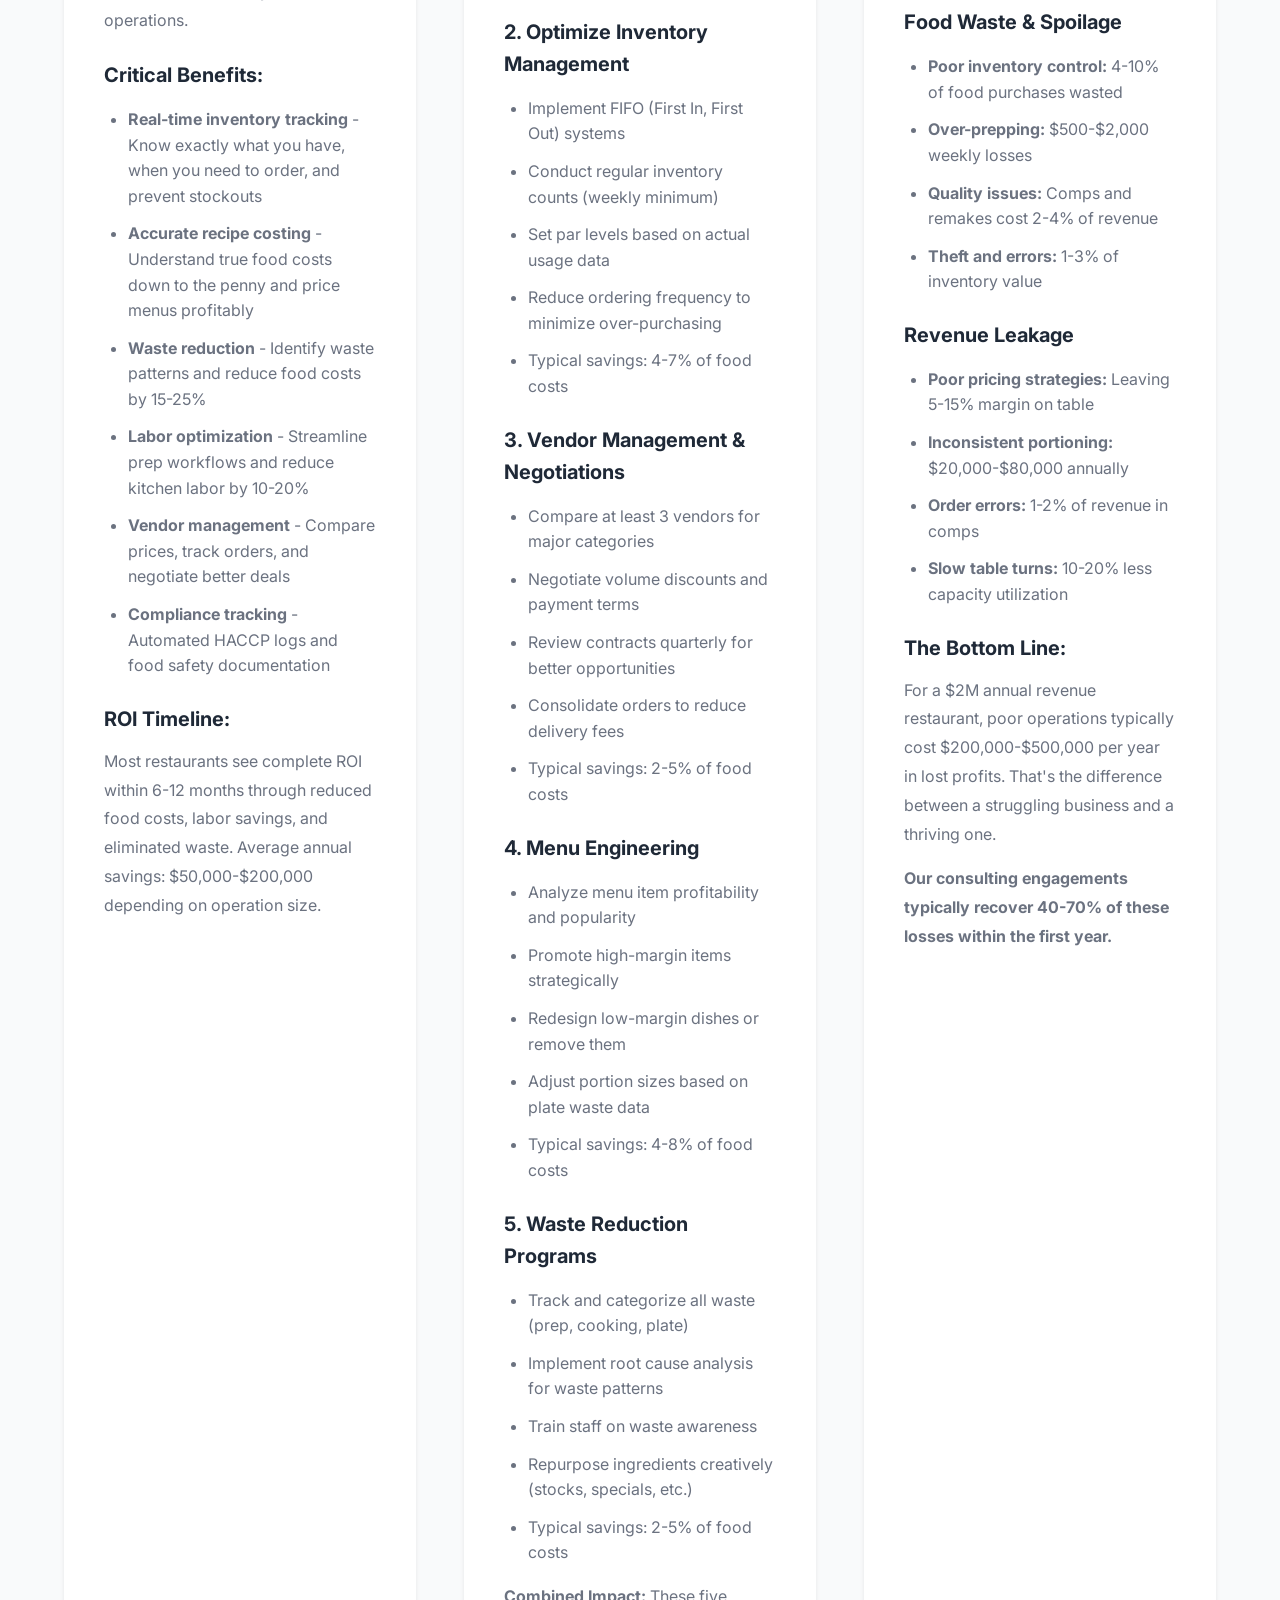
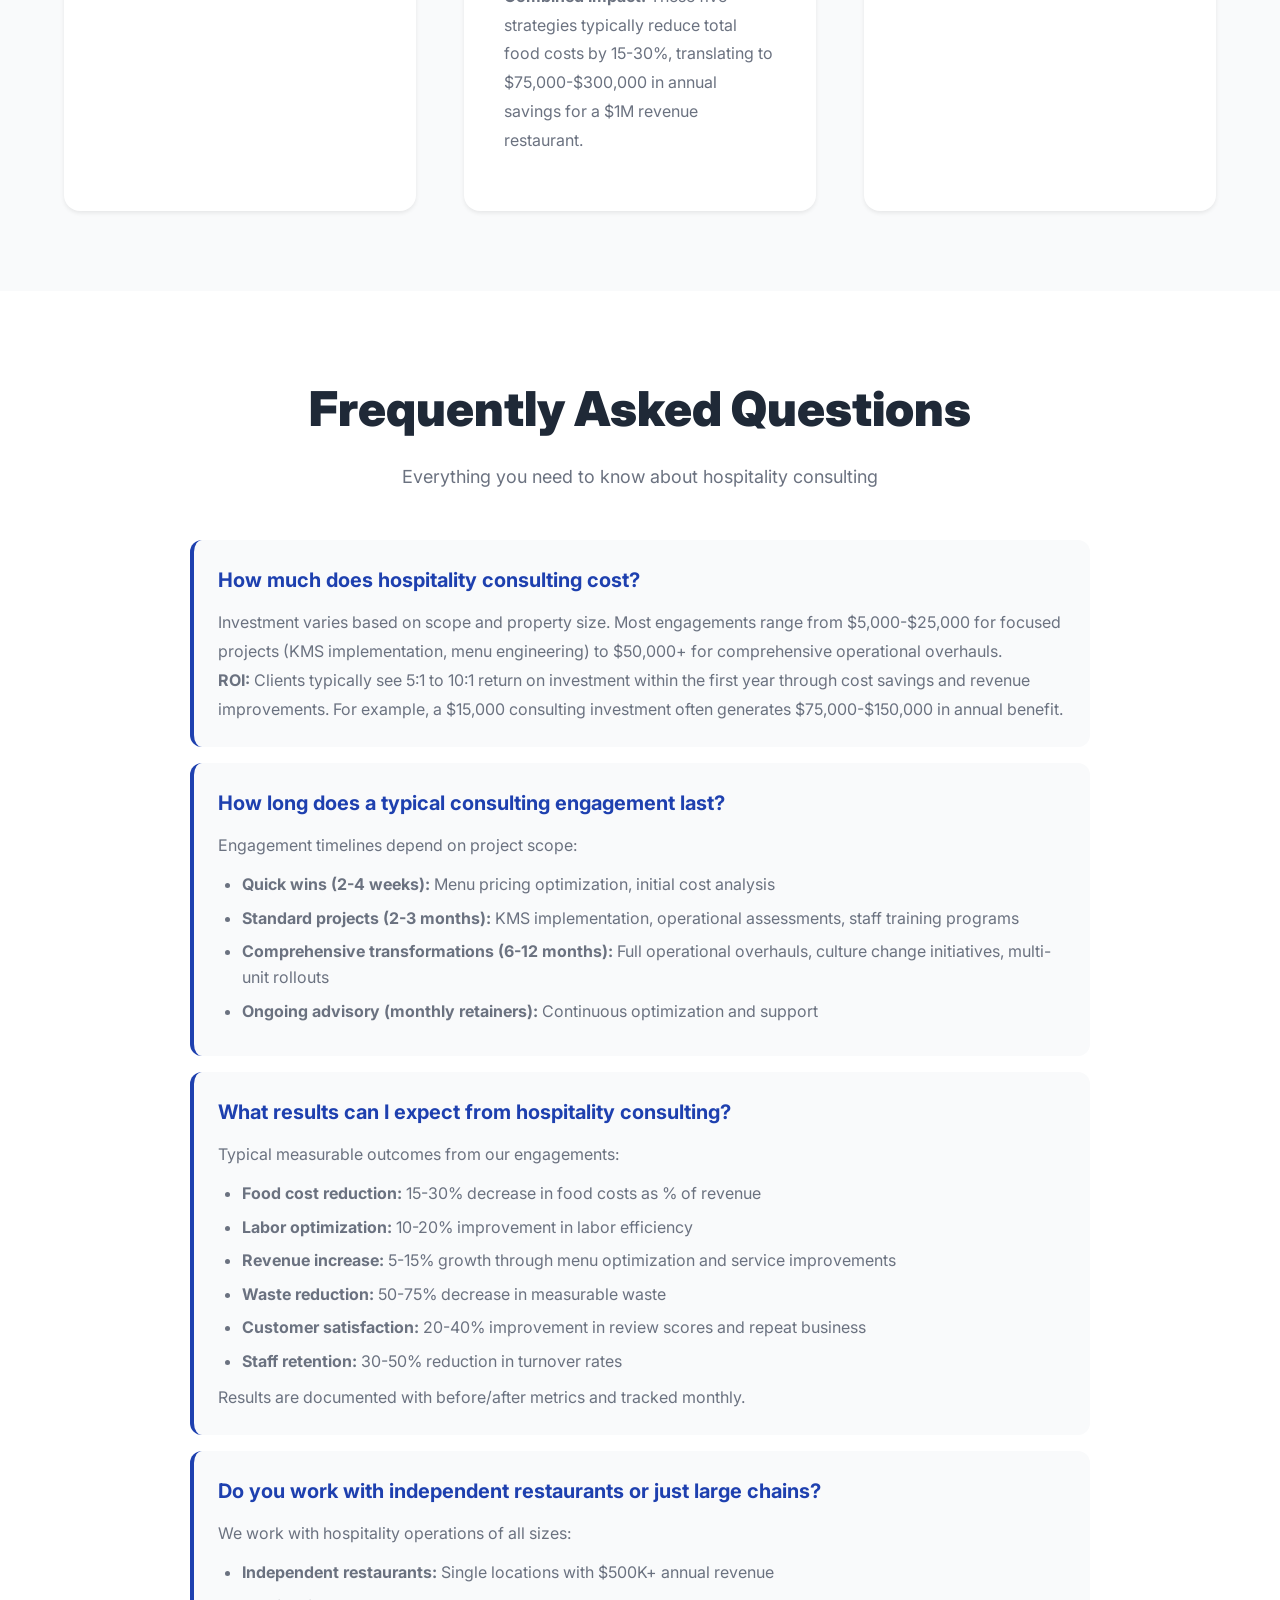
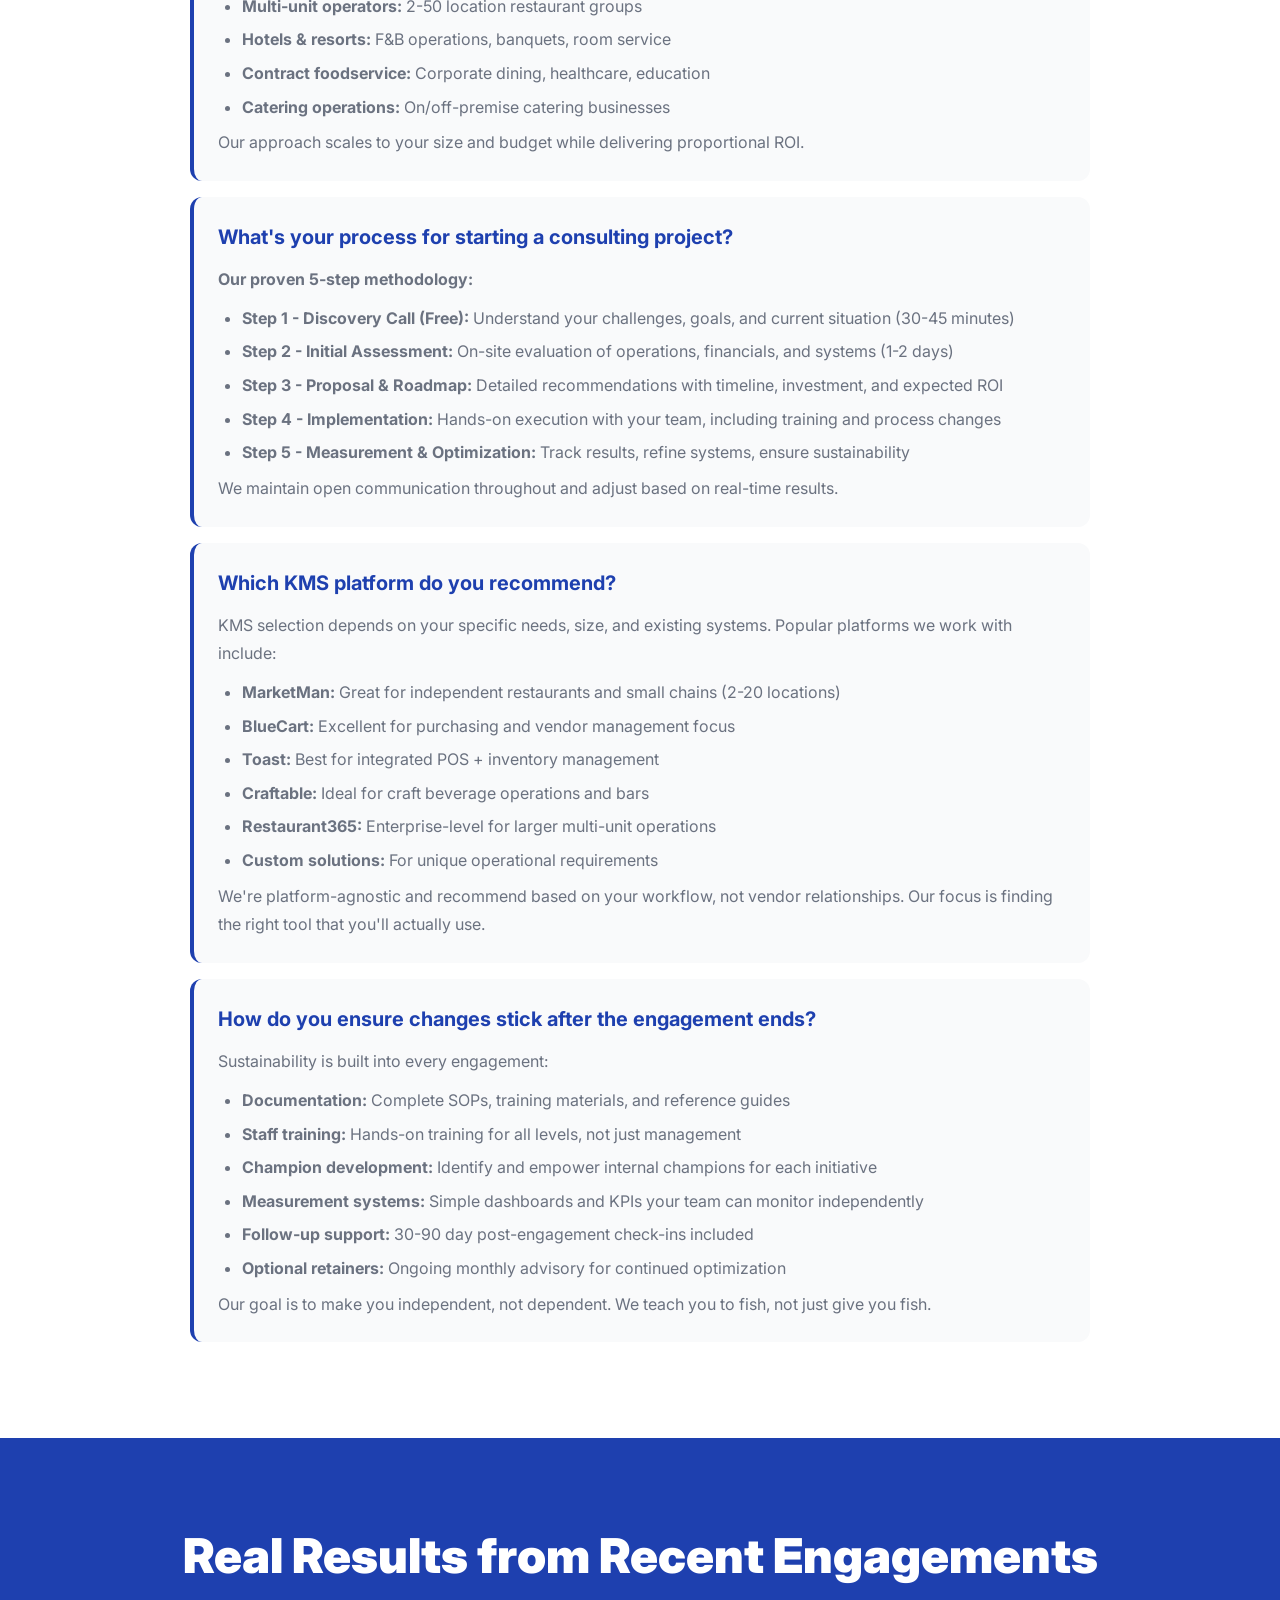
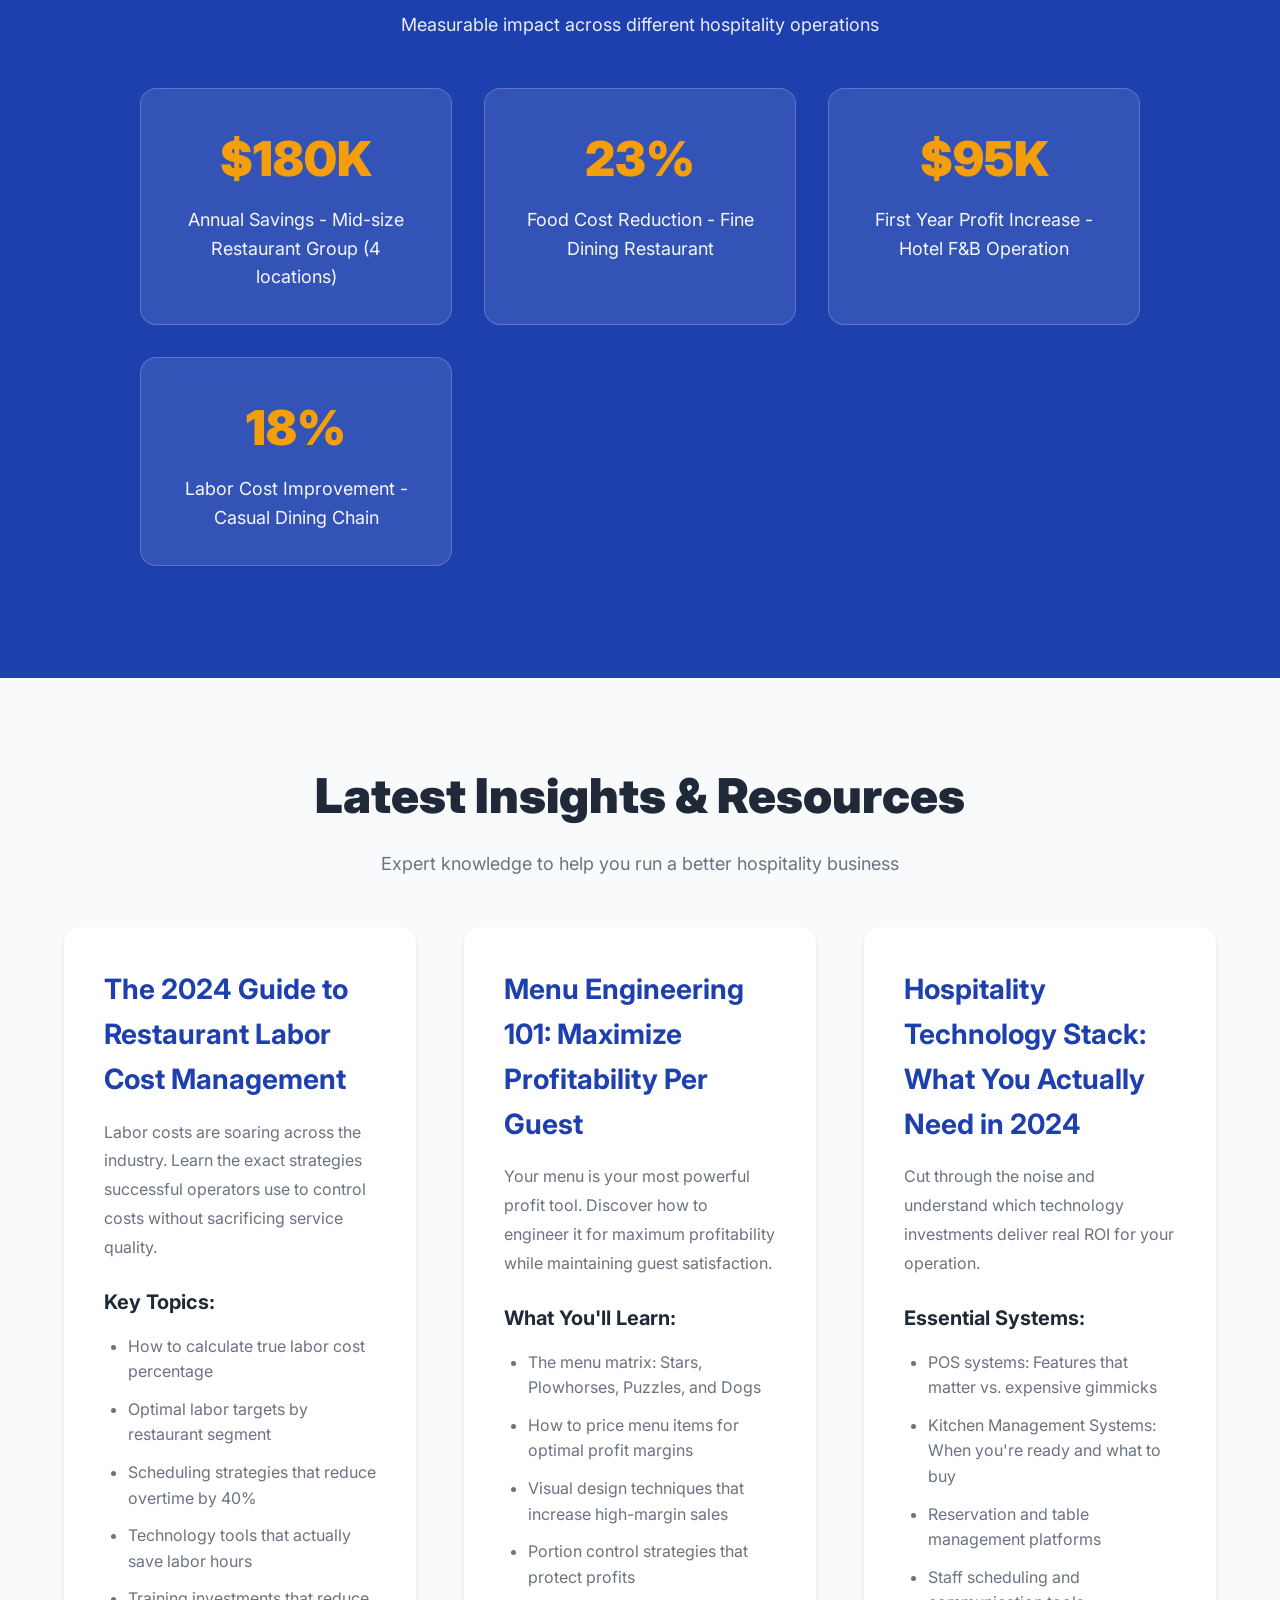
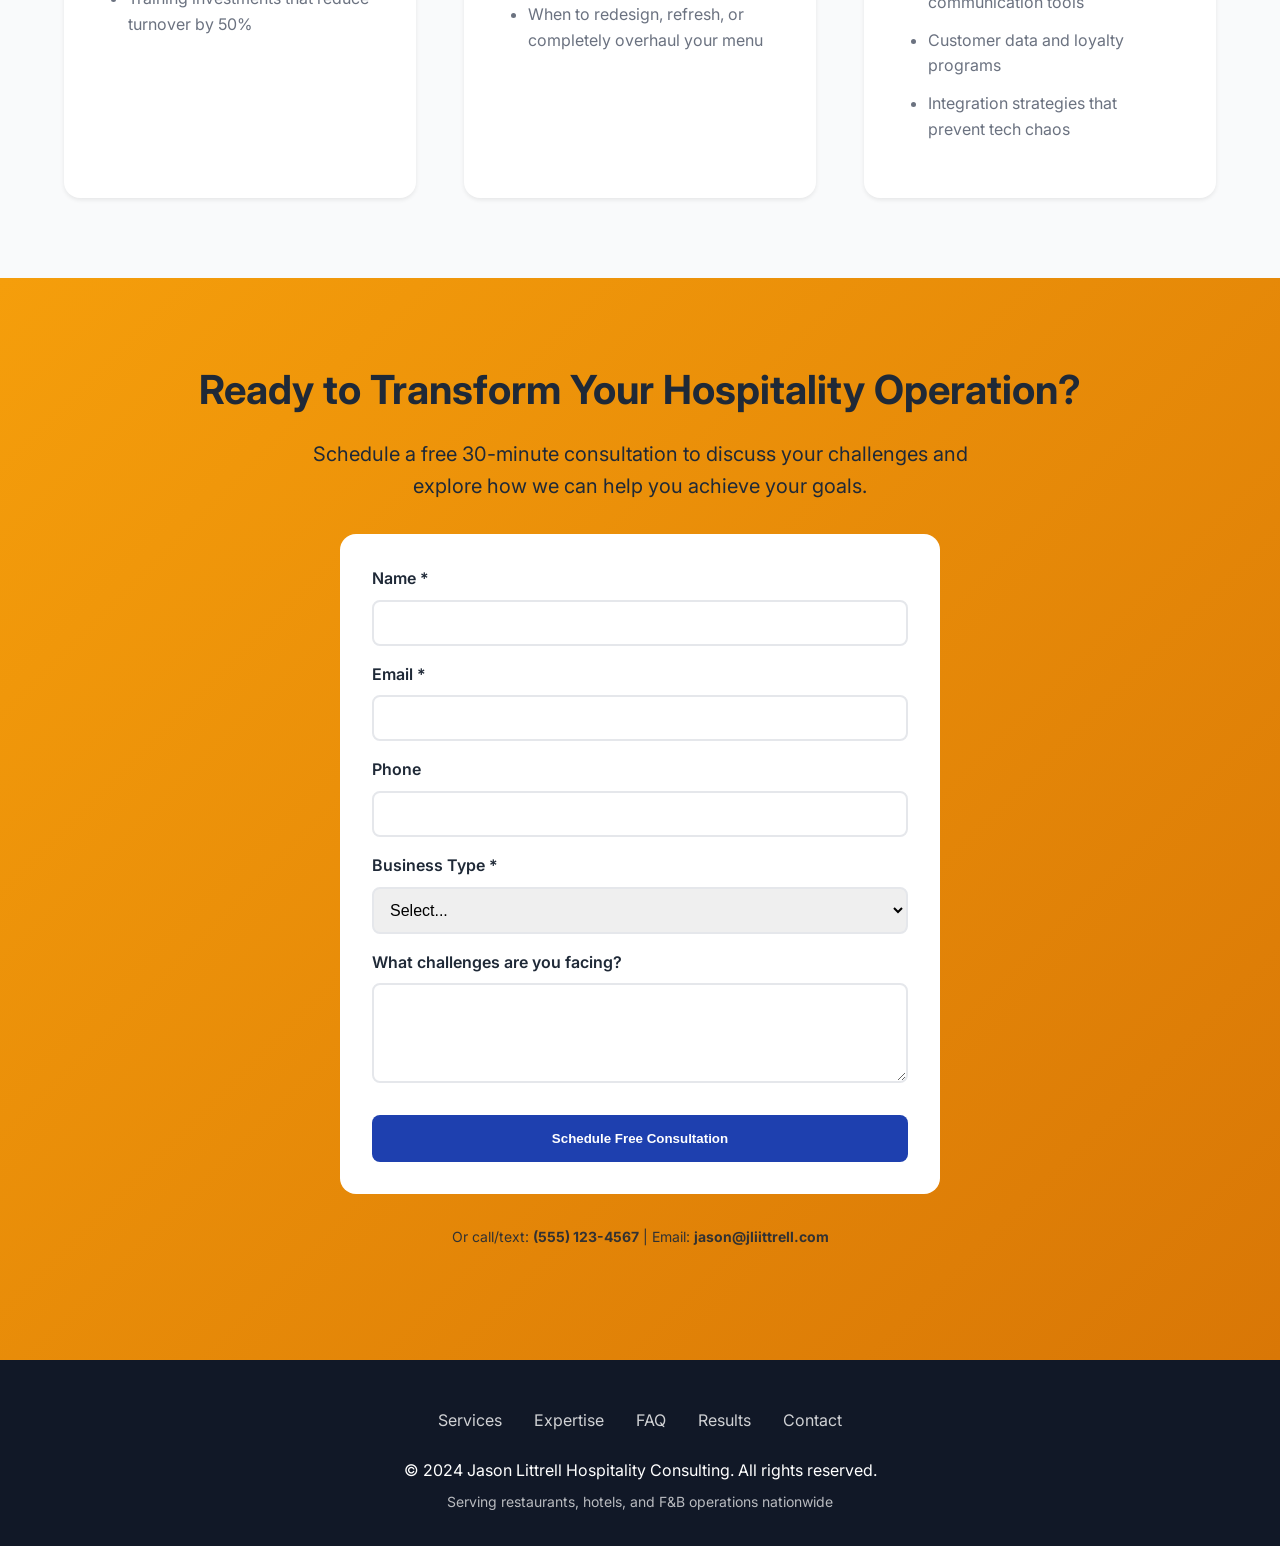
<file: hospitality-consulting-ghl.html>
<!DOCTYPE html>
<html lang="en">
<head>
    <meta charset="UTF-8">
    <meta name="viewport" content="width=device-width, initial-scale=1.0">
    <title>Jason Littrell | Hospitality Management Consultant | KMS & Operations Expert</title>
    <meta name="description" content="Expert hospitality management consultant specializing in KMS implementation, restaurant operations optimization, and cost reduction. Proven results in F&B operations, staff training, and profitability improvement.">
    <meta name="keywords" content="hospitality consultant, KMS consultant, restaurant management, food and beverage consultant, hospitality operations, restaurant efficiency, cost reduction, menu engineering, staff training, hotel consultant">

    <!-- Open Graph -->
    <meta property="og:title" content="Jason Littrell | Hospitality Management Consultant">
    <meta property="og:description" content="Transform your hospitality business with expert consulting in KMS, operations, and profitability.">
    <meta property="og:type" content="website">
    <meta property="og:url" content="https://jliittrell.com/">

    <!-- Schema Markup -->
    <script type="application/ld+json">
    {
      "@context": "https://schema.org",
      "@type": "ProfessionalService",
      "name": "Jason Littrell Hospitality Consulting",
      "description": "Hospitality management consulting specializing in KMS implementation and restaurant operations",
      "provider": {
        "@type": "Person",
        "name": "Jason Littrell",
        "jobTitle": "Hospitality Management Consultant"
      },
      "areaServed": "United States",
      "serviceType": ["Hospitality Consulting", "KMS Implementation", "Restaurant Operations", "Cost Reduction"]
    }
    </script>

    <link rel="preconnect" href="https://fonts.googleapis.com">
    <link rel="preconnect" href="https://fonts.gstatic.com" crossorigin>
    <link href="https://fonts.googleapis.com/css2?family=Inter:wght@300;400;600;700;900&display=swap" rel="stylesheet">

    <style>
        * {margin: 0; padding: 0; box-sizing: border-box;}
        :root {
            --primary: #1e40af; --primary-dark: #1e3a8a; --accent: #f59e0b; --success: #059669;
            --text: #1f2937; --text-light: #6b7280; --bg: #ffffff; --bg-alt: #f9fafb; --bg-dark: #111827;
        }
        body {font-family: 'Inter', sans-serif; color: var(--text); line-height: 1.6; overflow-x: hidden;}
        .container {max-width: 1200px; margin: 0 auto; padding: 0 1.5rem;}

        /* Header */
        header {position: fixed; top: 0; width: 100%; background: rgba(255,255,255,0.98); backdrop-filter: blur(10px);
            box-shadow: 0 2px 10px rgba(0,0,0,0.1); z-index: 1000;}
        nav {display: flex; justify-content: space-between; align-items: center; padding: 1rem 1.5rem; max-width: 1200px; margin: 0 auto;}
        .logo {font-size: 1.5rem; font-weight: 900; color: var(--primary);}
        .nav-links {display: flex; gap: 2rem; list-style: none;}
        .nav-links a {color: var(--text); text-decoration: none; font-weight: 500; transition: color 0.3s;}
        .nav-links a:hover {color: var(--primary);}
        .cta-btn {background: var(--primary); color: white; padding: 0.75rem 1.5rem; border-radius: 0.5rem;
            text-decoration: none; font-weight: 600; transition: all 0.3s;}
        .cta-btn:hover {background: var(--primary-dark); transform: translateY(-2px);}

        /* Hero */
        .hero {padding: 8rem 1.5rem 4rem; background: linear-gradient(135deg, #1e40af 0%, #3b82f6 100%);
            color: white; text-align: center;}
        .hero h1 {font-size: clamp(2.5rem, 5vw, 4rem); font-weight: 900; margin-bottom: 1.5rem; line-height: 1.2;}
        .hero h1 .highlight {color: var(--accent);}
        .hero p {font-size: 1.25rem; max-width: 700px; margin: 0 auto 2rem; opacity: 0.95;}
        .hero-cta {display: flex; gap: 1rem; justify-content: center; flex-wrap: wrap;}
        .btn {padding: 1rem 2rem; border-radius: 0.5rem; font-weight: 600; text-decoration: none; transition: all 0.3s;
            display: inline-block;}
        .btn-primary {background: var(--accent); color: var(--text);}
        .btn-primary:hover {background: #d97706; transform: translateY(-2px);}
        .btn-secondary {background: white; color: var(--primary); border: 2px solid white;}
        .btn-secondary:hover {background: transparent; color: white;}

        /* Trust Bar */
        .trust-bar {background: var(--bg-alt); padding: 2rem 1.5rem; text-align: center;}
        .trust-bar h3 {color: var(--text-light); font-size: 0.875rem; text-transform: uppercase; letter-spacing: 1px; margin-bottom: 1rem;}
        .trust-stats {display: flex; justify-content: center; gap: 3rem; flex-wrap: wrap;}
        .trust-stat {text-align: center;}
        .trust-stat .number {font-size: 2.5rem; font-weight: 900; color: var(--primary);}
        .trust-stat .label {color: var(--text-light); font-size: 0.875rem;}

        /* Section Styles */
        section {padding: 5rem 1.5rem;}
        .section-title {font-size: clamp(2rem, 4vw, 3rem); font-weight: 900; margin-bottom: 1rem; text-align: center;}
        .section-subtitle {font-size: 1.125rem; color: var(--text-light); text-align: center; max-width: 700px;
            margin: 0 auto 3rem;}

        /* Services Grid */
        .services-grid {display: grid; grid-template-columns: repeat(auto-fit, minmax(320px, 1fr)); gap: 2rem; max-width: 1200px; margin: 0 auto;}
        .service-card {background: white; padding: 2rem; border-radius: 1rem; box-shadow: 0 4px 6px rgba(0,0,0,0.1);
            transition: all 0.3s; border-top: 4px solid var(--primary);}
        .service-card:hover {transform: translateY(-5px); box-shadow: 0 10px 20px rgba(0,0,0,0.15);}
        .service-icon {font-size: 3rem; margin-bottom: 1rem;}
        .service-card h3 {font-size: 1.5rem; margin-bottom: 1rem; color: var(--primary);}
        .service-card p {color: var(--text-light); line-height: 1.8;}
        .service-features {margin-top: 1rem; padding-left: 1.25rem;}
        .service-features li {color: var(--text-light); margin-bottom: 0.5rem;}

        /* Content Sections */
        .content-section {background: var(--bg-alt);}
        .content-grid {display: grid; grid-template-columns: repeat(auto-fit, minmax(350px, 1fr)); gap: 3rem; max-width: 1200px; margin: 0 auto;}
        .content-card {background: white; padding: 2.5rem; border-radius: 1rem; box-shadow: 0 2px 4px rgba(0,0,0,0.08);}
        .content-card h3 {font-size: 1.75rem; margin-bottom: 1rem; color: var(--primary);}
        .content-card h4 {font-size: 1.25rem; margin: 1.5rem 0 0.75rem; color: var(--text);}
        .content-card p {color: var(--text-light); margin-bottom: 1rem; line-height: 1.8;}
        .content-card ul {padding-left: 1.5rem; margin: 1rem 0;}
        .content-card li {color: var(--text-light); margin-bottom: 0.75rem; line-height: 1.6;}

        /* FAQ Section */
        .faq-section {background: white;}
        .faq-container {max-width: 900px; margin: 0 auto;}
        .faq-item {background: var(--bg-alt); padding: 1.5rem; margin-bottom: 1rem; border-radius: 0.75rem;
            border-left: 4px solid var(--primary);}
        .faq-item h3 {font-size: 1.25rem; color: var(--primary); margin-bottom: 0.75rem;}
        .faq-item p {color: var(--text-light); line-height: 1.8;}
        .faq-item ul {padding-left: 1.5rem; margin-top: 0.75rem;}
        .faq-item li {color: var(--text-light); margin-bottom: 0.5rem;}

        /* ROI Calculator */
        .roi-section {background: var(--primary); color: white; text-align: center;}
        .roi-section .section-title {color: white;}
        .roi-section .section-subtitle {color: rgba(255,255,255,0.9);}
        .roi-grid {display: grid; grid-template-columns: repeat(auto-fit, minmax(250px, 1fr)); gap: 2rem; max-width: 1000px; margin: 2rem auto;}
        .roi-card {background: rgba(255,255,255,0.1); backdrop-filter: blur(10px); padding: 2rem; border-radius: 1rem; border: 1px solid rgba(255,255,255,0.2);}
        .roi-card .number {font-size: 3rem; font-weight: 900; color: var(--accent); margin-bottom: 0.5rem;}
        .roi-card .label {font-size: 1.125rem; opacity: 0.95;}

        /* CTA Section */
        .cta-section {background: linear-gradient(135deg, var(--accent) 0%, #d97706 100%); color: var(--text); text-align: center; padding: 5rem 1.5rem;}
        .cta-section h2 {font-size: 2.5rem; margin-bottom: 1rem;}
        .cta-section p {font-size: 1.25rem; margin-bottom: 2rem; max-width: 700px; margin-left: auto; margin-right: auto;}

        /* Footer */
        footer {background: var(--bg-dark); color: white; padding: 3rem 1.5rem 2rem; text-align: center;}
        .footer-links {display: flex; gap: 2rem; justify-content: center; margin-bottom: 1.5rem; flex-wrap: wrap;}
        .footer-links a {color: white; text-decoration: none; opacity: 0.8; transition: opacity 0.3s;}
        .footer-links a:hover {opacity: 1;}

        /* Mobile Styles */
        @media (max-width: 768px) {
            .nav-links {display: none;}
            .hero {padding: 6rem 1rem 3rem;}
            .hero-cta {flex-direction: column; align-items: center;}
            .trust-stats {flex-direction: column; gap: 2rem;}
            section {padding: 3rem 1rem;}
            .services-grid, .content-grid {grid-template-columns: 1fr;}
        }

        /* Animations */
        @keyframes fadeInUp {from {opacity: 0; transform: translateY(30px);} to {opacity: 1; transform: translateY(0);}}
        .fade-in {animation: fadeInUp 0.6s ease-out;}
    </style>
</head>
<body>
    <!-- Header -->
    <header>
        <nav>
            <div class="logo">Jason Littrell</div>
            <ul class="nav-links">
                <li><a href="#services">Services</a></li>
                <li><a href="#expertise">Expertise</a></li>
                <li><a href="#faq">FAQ</a></li>
                <li><a href="#results">Results</a></li>
            </ul>
            <a href="#contact" class="cta-btn">Get Free Consultation</a>
        </nav>
    </header>

    <!-- Hero Section -->
    <section class="hero">
        <div class="container">
            <h1>Transform Your Hospitality Business with <span class="highlight">Expert Consulting</span></h1>
            <p>Specialized hospitality management consulting for restaurants, hotels, and F&B operations. KMS implementation, cost reduction, and operational excellence that drives real profitability.</p>
            <div class="hero-cta">
                <a href="#contact" class="btn btn-primary">Schedule Free Consultation</a>
                <a href="#services" class="btn btn-secondary">Explore Services</a>
            </div>
        </div>
    </section>

    <!-- Trust Bar -->
    <section class="trust-bar">
        <h3>Trusted by Leading Hospitality Brands</h3>
        <div class="trust-stats">
            <div class="trust-stat">
                <div class="number">$2M+</div>
                <div class="label">Cost Savings Generated</div>
            </div>
            <div class="trust-stat">
                <div class="number">50+</div>
                <div class="label">Properties Optimized</div>
            </div>
            <div class="trust-stat">
                <div class="number">15-30%</div>
                <div class="label">Average Cost Reduction</div>
            </div>
            <div class="trust-stat">
                <div class="number">100%</div>
                <div class="label">Client Satisfaction</div>
            </div>
        </div>
    </section>

    <!-- Services Section -->
    <section id="services">
        <div class="container">
            <h2 class="section-title">Comprehensive Hospitality Consulting Services</h2>
            <p class="section-subtitle">From KMS implementation to full operational overhauls, we deliver measurable results that improve your bottom line.</p>

            <div class="services-grid">
                <div class="service-card">
                    <div class="service-icon">🖥️</div>
                    <h3>KMS Implementation & Optimization</h3>
                    <p>Expert kitchen management system implementation and optimization for streamlined operations and maximum efficiency.</p>
                    <ul class="service-features">
                        <li>Custom KMS selection and implementation</li>
                        <li>Staff training and adoption strategies</li>
                        <li>Integration with existing systems</li>
                        <li>Recipe costing and menu engineering</li>
                        <li>Inventory control and waste reduction</li>
                    </ul>
                </div>

                <div class="service-card">
                    <div class="service-icon">📊</div>
                    <h3>Operations & Process Optimization</h3>
                    <p>Streamline your hospitality operations to reduce costs, improve service quality, and increase profitability.</p>
                    <ul class="service-features">
                        <li>Workflow analysis and redesign</li>
                        <li>Labor cost optimization</li>
                        <li>Service standards development</li>
                        <li>Quality control systems</li>
                        <li>Performance metrics and KPIs</li>
                    </ul>
                </div>

                <div class="service-card">
                    <div class="service-icon">💰</div>
                    <h3>Cost Reduction & Profitability</h3>
                    <p>Identify and eliminate waste while maximizing revenue opportunities across all areas of your operation.</p>
                    <ul class="service-features">
                        <li>Food and beverage cost analysis</li>
                        <li>Vendor negotiation and sourcing</li>
                        <li>Menu pricing optimization</li>
                        <li>Waste reduction strategies</li>
                        <li>Revenue management</li>
                    </ul>
                </div>

                <div class="service-card">
                    <div class="service-icon">👥</div>
                    <h3>Staff Training & Development</h3>
                    <p>Build a high-performing team with comprehensive training programs tailored to your operation.</p>
                    <ul class="service-features">
                        <li>Service excellence training</li>
                        <li>Leadership development</li>
                        <li>Standard operating procedures</li>
                        <li>Cross-training programs</li>
                        <li>Retention strategies</li>
                    </ul>
                </div>

                <div class="service-card">
                    <div class="service-icon">🍽️</div>
                    <h3>Menu Engineering & Design</h3>
                    <p>Data-driven menu optimization that balances customer appeal with profitability.</p>
                    <ul class="service-features">
                        <li>Menu profitability analysis</li>
                        <li>Pricing strategy optimization</li>
                        <li>Recipe standardization</li>
                        <li>Seasonal menu development</li>
                        <li>Food cost engineering</li>
                    </ul>
                </div>

                <div class="service-card">
                    <div class="service-icon">🏨</div>
                    <h3>Full Property Assessments</h3>
                    <p>Comprehensive evaluation of your entire hospitality operation with actionable improvement plans.</p>
                    <ul class="service-features">
                        <li>Operational audits</li>
                        <li>Financial analysis</li>
                        <li>Competitive benchmarking</li>
                        <li>Growth opportunity identification</li>
                        <li>Implementation roadmaps</li>
                    </ul>
                </div>
            </div>
        </div>
    </section>

    <!-- Content Section - High Intent Buyer Questions -->
    <section class="content-section" id="expertise">
        <div class="container">
            <h2 class="section-title">Expert Insights for Hospitality Leaders</h2>
            <p class="section-subtitle">Answers to the questions every hospitality manager needs to know</p>

            <div class="content-grid">
                <article class="content-card">
                    <h3>Why Your Restaurant Needs a Kitchen Management System (KMS)</h3>
                    <p>A Kitchen Management System is the backbone of efficient restaurant operations. Here's why it's essential for modern hospitality businesses:</p>

                    <h4>What is KMS?</h4>
                    <p>A Kitchen Management System (KMS) is comprehensive software that manages all aspects of food production, from inventory and purchasing to recipe costing and preparation workflows. It's the command center for your kitchen operations.</p>

                    <h4>Critical Benefits:</h4>
                    <ul>
                        <li><strong>Real-time inventory tracking</strong> - Know exactly what you have, when you need to order, and prevent stockouts</li>
                        <li><strong>Accurate recipe costing</strong> - Understand true food costs down to the penny and price menus profitably</li>
                        <li><strong>Waste reduction</strong> - Identify waste patterns and reduce food costs by 15-25%</li>
                        <li><strong>Labor optimization</strong> - Streamline prep workflows and reduce kitchen labor by 10-20%</li>
                        <li><strong>Vendor management</strong> - Compare prices, track orders, and negotiate better deals</li>
                        <li><strong>Compliance tracking</strong> - Automated HACCP logs and food safety documentation</li>
                    </ul>

                    <h4>ROI Timeline:</h4>
                    <p>Most restaurants see complete ROI within 6-12 months through reduced food costs, labor savings, and eliminated waste. Average annual savings: $50,000-$200,000 depending on operation size.</p>
                </article>

                <article class="content-card">
                    <h3>How to Reduce Restaurant Food Costs by 15-30%</h3>
                    <p>Food costs are typically 28-35% of revenue. Here's how to systematically reduce them without sacrificing quality:</p>

                    <h4>1. Implement Recipe Standardization</h4>
                    <ul>
                        <li>Document exact portions and procedures for every dish</li>
                        <li>Train staff on proper portioning techniques</li>
                        <li>Use standardized recipes in your KMS for accurate costing</li>
                        <li>Typical savings: 3-5% of food costs</li>
                    </ul>

                    <h4>2. Optimize Inventory Management</h4>
                    <ul>
                        <li>Implement FIFO (First In, First Out) systems</li>
                        <li>Conduct regular inventory counts (weekly minimum)</li>
                        <li>Set par levels based on actual usage data</li>
                        <li>Reduce ordering frequency to minimize over-purchasing</li>
                        <li>Typical savings: 4-7% of food costs</li>
                    </ul>

                    <h4>3. Vendor Management & Negotiations</h4>
                    <ul>
                        <li>Compare at least 3 vendors for major categories</li>
                        <li>Negotiate volume discounts and payment terms</li>
                        <li>Review contracts quarterly for better opportunities</li>
                        <li>Consolidate orders to reduce delivery fees</li>
                        <li>Typical savings: 2-5% of food costs</li>
                    </ul>

                    <h4>4. Menu Engineering</h4>
                    <ul>
                        <li>Analyze menu item profitability and popularity</li>
                        <li>Promote high-margin items strategically</li>
                        <li>Redesign low-margin dishes or remove them</li>
                        <li>Adjust portion sizes based on plate waste data</li>
                        <li>Typical savings: 4-8% of food costs</li>
                    </ul>

                    <h4>5. Waste Reduction Programs</h4>
                    <ul>
                        <li>Track and categorize all waste (prep, cooking, plate)</li>
                        <li>Implement root cause analysis for waste patterns</li>
                        <li>Train staff on waste awareness</li>
                        <li>Repurpose ingredients creatively (stocks, specials, etc.)</li>
                        <li>Typical savings: 2-5% of food costs</li>
                    </ul>

                    <p><strong>Combined Impact:</strong> These five strategies typically reduce total food costs by 15-30%, translating to $75,000-$300,000 in annual savings for a $1M revenue restaurant.</p>
                </article>

                <article class="content-card">
                    <h3>The True Cost of Poor Hospitality Operations</h3>
                    <p>Inefficient operations silently drain profits. Here's what poor management really costs:</p>

                    <h4>Labor Cost Overruns</h4>
                    <ul>
                        <li><strong>Overstaffing during slow periods:</strong> $30,000-$100,000 annually</li>
                        <li><strong>Inefficient scheduling:</strong> 10-15% of labor budget wasted</li>
                        <li><strong>High turnover costs:</strong> $5,000-$7,000 per employee replacement</li>
                        <li><strong>Overtime premium pay:</strong> $15,000-$50,000 annually</li>
                    </ul>

                    <h4>Food Waste & Spoilage</h4>
                    <ul>
                        <li><strong>Poor inventory control:</strong> 4-10% of food purchases wasted</li>
                        <li><strong>Over-prepping:</strong> $500-$2,000 weekly losses</li>
                        <li><strong>Quality issues:</strong> Comps and remakes cost 2-4% of revenue</li>
                        <li><strong>Theft and errors:</strong> 1-3% of inventory value</li>
                    </ul>

                    <h4>Revenue Leakage</h4>
                    <ul>
                        <li><strong>Poor pricing strategies:</strong> Leaving 5-15% margin on table</li>
                        <li><strong>Inconsistent portioning:</strong> $20,000-$80,000 annually</li>
                        <li><strong>Order errors:</strong> 1-2% of revenue in comps</li>
                        <li><strong>Slow table turns:</strong> 10-20% less capacity utilization</li>
                    </ul>

                    <h4>The Bottom Line:</h4>
                    <p>For a $2M annual revenue restaurant, poor operations typically cost $200,000-$500,000 per year in lost profits. That's the difference between a struggling business and a thriving one.</p>

                    <p><strong>Our consulting engagements typically recover 40-70% of these losses within the first year.</strong></p>
                </article>
            </div>
        </div>
    </section>

    <!-- FAQ Section -->
    <section class="faq-section" id="faq">
        <div class="container">
            <h2 class="section-title">Frequently Asked Questions</h2>
            <p class="section-subtitle">Everything you need to know about hospitality consulting</p>

            <div class="faq-container">
                <div class="faq-item">
                    <h3>How much does hospitality consulting cost?</h3>
                    <p>Investment varies based on scope and property size. Most engagements range from $5,000-$25,000 for focused projects (KMS implementation, menu engineering) to $50,000+ for comprehensive operational overhauls.</p>
                    <p><strong>ROI:</strong> Clients typically see 5:1 to 10:1 return on investment within the first year through cost savings and revenue improvements. For example, a $15,000 consulting investment often generates $75,000-$150,000 in annual benefit.</p>
                </div>

                <div class="faq-item">
                    <h3>How long does a typical consulting engagement last?</h3>
                    <p>Engagement timelines depend on project scope:</p>
                    <ul>
                        <li><strong>Quick wins (2-4 weeks):</strong> Menu pricing optimization, initial cost analysis</li>
                        <li><strong>Standard projects (2-3 months):</strong> KMS implementation, operational assessments, staff training programs</li>
                        <li><strong>Comprehensive transformations (6-12 months):</strong> Full operational overhauls, culture change initiatives, multi-unit rollouts</li>
                        <li><strong>Ongoing advisory (monthly retainers):</strong> Continuous optimization and support</li>
                    </ul>
                </div>

                <div class="faq-item">
                    <h3>What results can I expect from hospitality consulting?</h3>
                    <p>Typical measurable outcomes from our engagements:</p>
                    <ul>
                        <li><strong>Food cost reduction:</strong> 15-30% decrease in food costs as % of revenue</li>
                        <li><strong>Labor optimization:</strong> 10-20% improvement in labor efficiency</li>
                        <li><strong>Revenue increase:</strong> 5-15% growth through menu optimization and service improvements</li>
                        <li><strong>Waste reduction:</strong> 50-75% decrease in measurable waste</li>
                        <li><strong>Customer satisfaction:</strong> 20-40% improvement in review scores and repeat business</li>
                        <li><strong>Staff retention:</strong> 30-50% reduction in turnover rates</li>
                    </ul>
                    <p>Results are documented with before/after metrics and tracked monthly.</p>
                </div>

                <div class="faq-item">
                    <h3>Do you work with independent restaurants or just large chains?</h3>
                    <p>We work with hospitality operations of all sizes:</p>
                    <ul>
                        <li><strong>Independent restaurants:</strong> Single locations with $500K+ annual revenue</li>
                        <li><strong>Multi-unit operators:</strong> 2-50 location restaurant groups</li>
                        <li><strong>Hotels & resorts:</strong> F&B operations, banquets, room service</li>
                        <li><strong>Contract foodservice:</strong> Corporate dining, healthcare, education</li>
                        <li><strong>Catering operations:</strong> On/off-premise catering businesses</li>
                    </ul>
                    <p>Our approach scales to your size and budget while delivering proportional ROI.</p>
                </div>

                <div class="faq-item">
                    <h3>What's your process for starting a consulting project?</h3>
                    <p><strong>Our proven 5-step methodology:</strong></p>
                    <ul>
                        <li><strong>Step 1 - Discovery Call (Free):</strong> Understand your challenges, goals, and current situation (30-45 minutes)</li>
                        <li><strong>Step 2 - Initial Assessment:</strong> On-site evaluation of operations, financials, and systems (1-2 days)</li>
                        <li><strong>Step 3 - Proposal & Roadmap:</strong> Detailed recommendations with timeline, investment, and expected ROI</li>
                        <li><strong>Step 4 - Implementation:</strong> Hands-on execution with your team, including training and process changes</li>
                        <li><strong>Step 5 - Measurement & Optimization:</strong> Track results, refine systems, ensure sustainability</li>
                    </ul>
                    <p>We maintain open communication throughout and adjust based on real-time results.</p>
                </div>

                <div class="faq-item">
                    <h3>Which KMS platform do you recommend?</h3>
                    <p>KMS selection depends on your specific needs, size, and existing systems. Popular platforms we work with include:</p>
                    <ul>
                        <li><strong>MarketMan:</strong> Great for independent restaurants and small chains (2-20 locations)</li>
                        <li><strong>BlueCart:</strong> Excellent for purchasing and vendor management focus</li>
                        <li><strong>Toast:</strong> Best for integrated POS + inventory management</li>
                        <li><strong>Craftable:</strong> Ideal for craft beverage operations and bars</li>
                        <li><strong>Restaurant365:</strong> Enterprise-level for larger multi-unit operations</li>
                        <li><strong>Custom solutions:</strong> For unique operational requirements</li>
                    </ul>
                    <p>We're platform-agnostic and recommend based on your workflow, not vendor relationships. Our focus is finding the right tool that you'll actually use.</p>
                </div>

                <div class="faq-item">
                    <h3>How do you ensure changes stick after the engagement ends?</h3>
                    <p>Sustainability is built into every engagement:</p>
                    <ul>
                        <li><strong>Documentation:</strong> Complete SOPs, training materials, and reference guides</li>
                        <li><strong>Staff training:</strong> Hands-on training for all levels, not just management</li>
                        <li><strong>Champion development:</strong> Identify and empower internal champions for each initiative</li>
                        <li><strong>Measurement systems:</strong> Simple dashboards and KPIs your team can monitor independently</li>
                        <li><strong>Follow-up support:</strong> 30-90 day post-engagement check-ins included</li>
                        <li><strong>Optional retainers:</strong> Ongoing monthly advisory for continued optimization</li>
                    </ul>
                    <p>Our goal is to make you independent, not dependent. We teach you to fish, not just give you fish.</p>
                </div>
            </div>
        </div>
    </section>

    <!-- ROI Section -->
    <section class="roi-section" id="results">
        <div class="container">
            <h2 class="section-title">Real Results from Recent Engagements</h2>
            <p class="section-subtitle">Measurable impact across different hospitality operations</p>

            <div class="roi-grid">
                <div class="roi-card">
                    <div class="number">$180K</div>
                    <div class="label">Annual Savings - Mid-size Restaurant Group (4 locations)</div>
                </div>
                <div class="roi-card">
                    <div class="number">23%</div>
                    <div class="label">Food Cost Reduction - Fine Dining Restaurant</div>
                </div>
                <div class="roi-card">
                    <div class="number">$95K</div>
                    <div class="label">First Year Profit Increase - Hotel F&B Operation</div>
                </div>
                <div class="roi-card">
                    <div class="number">18%</div>
                    <div class="label">Labor Cost Improvement - Casual Dining Chain</div>
                </div>
            </div>
        </div>
    </section>

    <!-- Blog/Content Showcase -->
    <section class="content-section">
        <div class="container">
            <h2 class="section-title">Latest Insights & Resources</h2>
            <p class="section-subtitle">Expert knowledge to help you run a better hospitality business</p>

            <div class="content-grid">
                <article class="content-card">
                    <h3>The 2024 Guide to Restaurant Labor Cost Management</h3>
                    <p>Labor costs are soaring across the industry. Learn the exact strategies successful operators use to control costs without sacrificing service quality.</p>
                    <h4>Key Topics:</h4>
                    <ul>
                        <li>How to calculate true labor cost percentage</li>
                        <li>Optimal labor targets by restaurant segment</li>
                        <li>Scheduling strategies that reduce overtime by 40%</li>
                        <li>Technology tools that actually save labor hours</li>
                        <li>Training investments that reduce turnover by 50%</li>
                    </ul>
                </article>

                <article class="content-card">
                    <h3>Menu Engineering 101: Maximize Profitability Per Guest</h3>
                    <p>Your menu is your most powerful profit tool. Discover how to engineer it for maximum profitability while maintaining guest satisfaction.</p>
                    <h4>What You'll Learn:</h4>
                    <ul>
                        <li>The menu matrix: Stars, Plowhorses, Puzzles, and Dogs</li>
                        <li>How to price menu items for optimal profit margins</li>
                        <li>Visual design techniques that increase high-margin sales</li>
                        <li>Portion control strategies that protect profits</li>
                        <li>When to redesign, refresh, or completely overhaul your menu</li>
                    </ul>
                </article>

                <article class="content-card">
                    <h3>Hospitality Technology Stack: What You Actually Need in 2024</h3>
                    <p>Cut through the noise and understand which technology investments deliver real ROI for your operation.</p>
                    <h4>Essential Systems:</h4>
                    <ul>
                        <li>POS systems: Features that matter vs. expensive gimmicks</li>
                        <li>Kitchen Management Systems: When you're ready and what to buy</li>
                        <li>Reservation and table management platforms</li>
                        <li>Staff scheduling and communication tools</li>
                        <li>Customer data and loyalty programs</li>
                        <li>Integration strategies that prevent tech chaos</li>
                    </ul>
                </article>
            </div>
        </div>
    </section>

    <!-- CTA Section -->
    <section class="cta-section" id="contact">
        <div class="container">
            <h2>Ready to Transform Your Hospitality Operation?</h2>
            <p>Schedule a free 30-minute consultation to discuss your challenges and explore how we can help you achieve your goals.</p>

            <!-- REPLACE THIS SECTION WITH GOHIGHLEVEL FORM BUILDER -->
            <div style="max-width: 600px; margin: 2rem auto; background: white; padding: 2rem; border-radius: 1rem;">
                <form id="contactForm" style="text-align: left;">
                    <div style="margin-bottom: 1rem;">
                        <label style="display: block; margin-bottom: 0.5rem; font-weight: 600; color: var(--text);">Name *</label>
                        <input type="text" name="name" required style="width: 100%; padding: 0.75rem; border: 2px solid #e5e7eb; border-radius: 0.5rem; font-size: 1rem;">
                    </div>
                    <div style="margin-bottom: 1rem;">
                        <label style="display: block; margin-bottom: 0.5rem; font-weight: 600; color: var(--text);">Email *</label>
                        <input type="email" name="email" required style="width: 100%; padding: 0.75rem; border: 2px solid #e5e7eb; border-radius: 0.5rem; font-size: 1rem;">
                    </div>
                    <div style="margin-bottom: 1rem;">
                        <label style="display: block; margin-bottom: 0.5rem; font-weight: 600; color: var(--text);">Phone</label>
                        <input type="tel" name="phone" style="width: 100%; padding: 0.75rem; border: 2px solid #e5e7eb; border-radius: 0.5rem; font-size: 1rem;">
                    </div>
                    <div style="margin-bottom: 1rem;">
                        <label style="display: block; margin-bottom: 0.5rem; font-weight: 600; color: var(--text);">Business Type *</label>
                        <select name="business_type" required style="width: 100%; padding: 0.75rem; border: 2px solid #e5e7eb; border-radius: 0.5rem; font-size: 1rem;">
                            <option value="">Select...</option>
                            <option value="independent_restaurant">Independent Restaurant</option>
                            <option value="restaurant_group">Restaurant Group (2+ locations)</option>
                            <option value="hotel_resort">Hotel/Resort F&B</option>
                            <option value="catering">Catering Operation</option>
                            <option value="other">Other Hospitality</option>
                        </select>
                    </div>
                    <div style="margin-bottom: 1.5rem;">
                        <label style="display: block; margin-bottom: 0.5rem; font-weight: 600; color: var(--text);">What challenges are you facing?</label>
                        <textarea name="message" rows="4" style="width: 100%; padding: 0.75rem; border: 2px solid #e5e7eb; border-radius: 0.5rem; font-size: 1rem;"></textarea>
                    </div>
                    <button type="submit" class="btn btn-primary" style="width: 100%; background: var(--primary); color: white; cursor: pointer; border: none;">Schedule Free Consultation</button>
                </form>
            </div>
            <!-- END FORM REPLACEMENT AREA -->

            <p style="margin-top: 2rem; font-size: 0.875rem; opacity: 0.9;">
                Or call/text: <strong>(555) 123-4567</strong> | Email: <strong>jason@jliittrell.com</strong>
            </p>
        </div>
    </section>

    <!-- Footer -->
    <footer>
        <div class="container">
            <div class="footer-links">
                <a href="#services">Services</a>
                <a href="#expertise">Expertise</a>
                <a href="#faq">FAQ</a>
                <a href="#results">Results</a>
                <a href="#contact">Contact</a>
            </div>
            <p>&copy; 2024 Jason Littrell Hospitality Consulting. All rights reserved.</p>
            <p style="margin-top: 0.5rem; font-size: 0.875rem; opacity: 0.7;">
                Serving restaurants, hotels, and F&B operations nationwide
            </p>
        </div>
    </footer>

    <script>
        // Smooth scrolling
        document.querySelectorAll('a[href^="#"]').forEach(anchor => {
            anchor.addEventListener('click', function (e) {
                e.preventDefault();
                const target = document.querySelector(this.getAttribute('href'));
                if (target) {
                    const offset = 80;
                    const elementPosition = target.getBoundingClientRect().top;
                    const offsetPosition = elementPosition + window.pageYOffset - offset;
                    window.scrollTo({top: offsetPosition, behavior: 'smooth'});
                }
            });
        });

        // Form handling - REPLACE WITH GOHIGHLEVEL INTEGRATION
        const form = document.getElementById('contactForm');
        if (form) {
            form.addEventListener('submit', function(e) {
                e.preventDefault();
                // Replace this alert with GoHighLevel webhook submission
                alert('Form submitted! Please integrate with GoHighLevel webhook.');
                // Example webhook integration:
                // fetch('YOUR_GHL_WEBHOOK_URL', {
                //     method: 'POST',
                //     headers: {'Content-Type': 'application/json'},
                //     body: JSON.stringify(Object.fromEntries(new FormData(form)))
                // }).then(response => {
                //     if (response.ok) {
                //         alert('Thank you! We\'ll contact you within 24 hours.');
                //         form.reset();
                //     }
                // });
            });
        }

        // Fade in animations on scroll
        const observer = new IntersectionObserver((entries) => {
            entries.forEach(entry => {
                if (entry.isIntersecting) {
                    entry.target.classList.add('fade-in');
                }
            });
        }, {threshold: 0.1});

        document.querySelectorAll('.service-card, .content-card, .faq-item').forEach(el => {
            observer.observe(el);
        });
    </script>
</body>
</html>
</file>
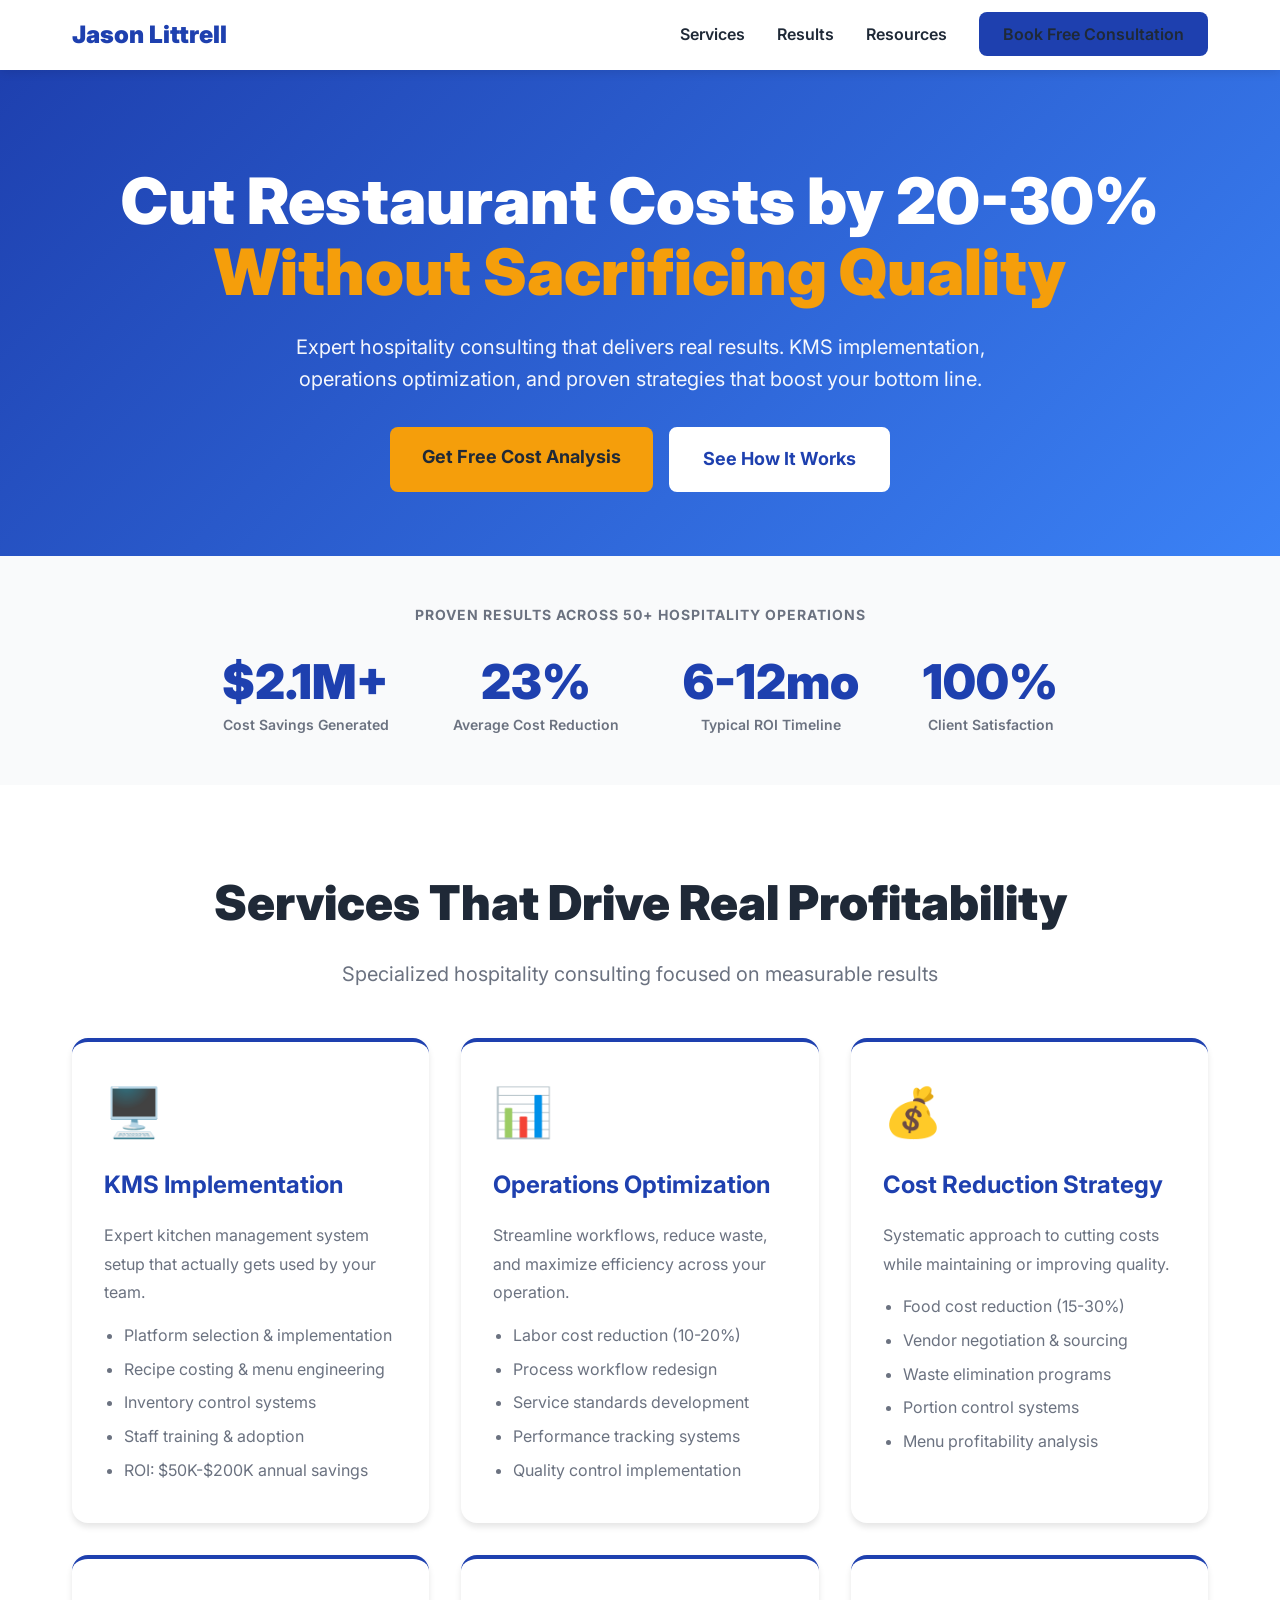
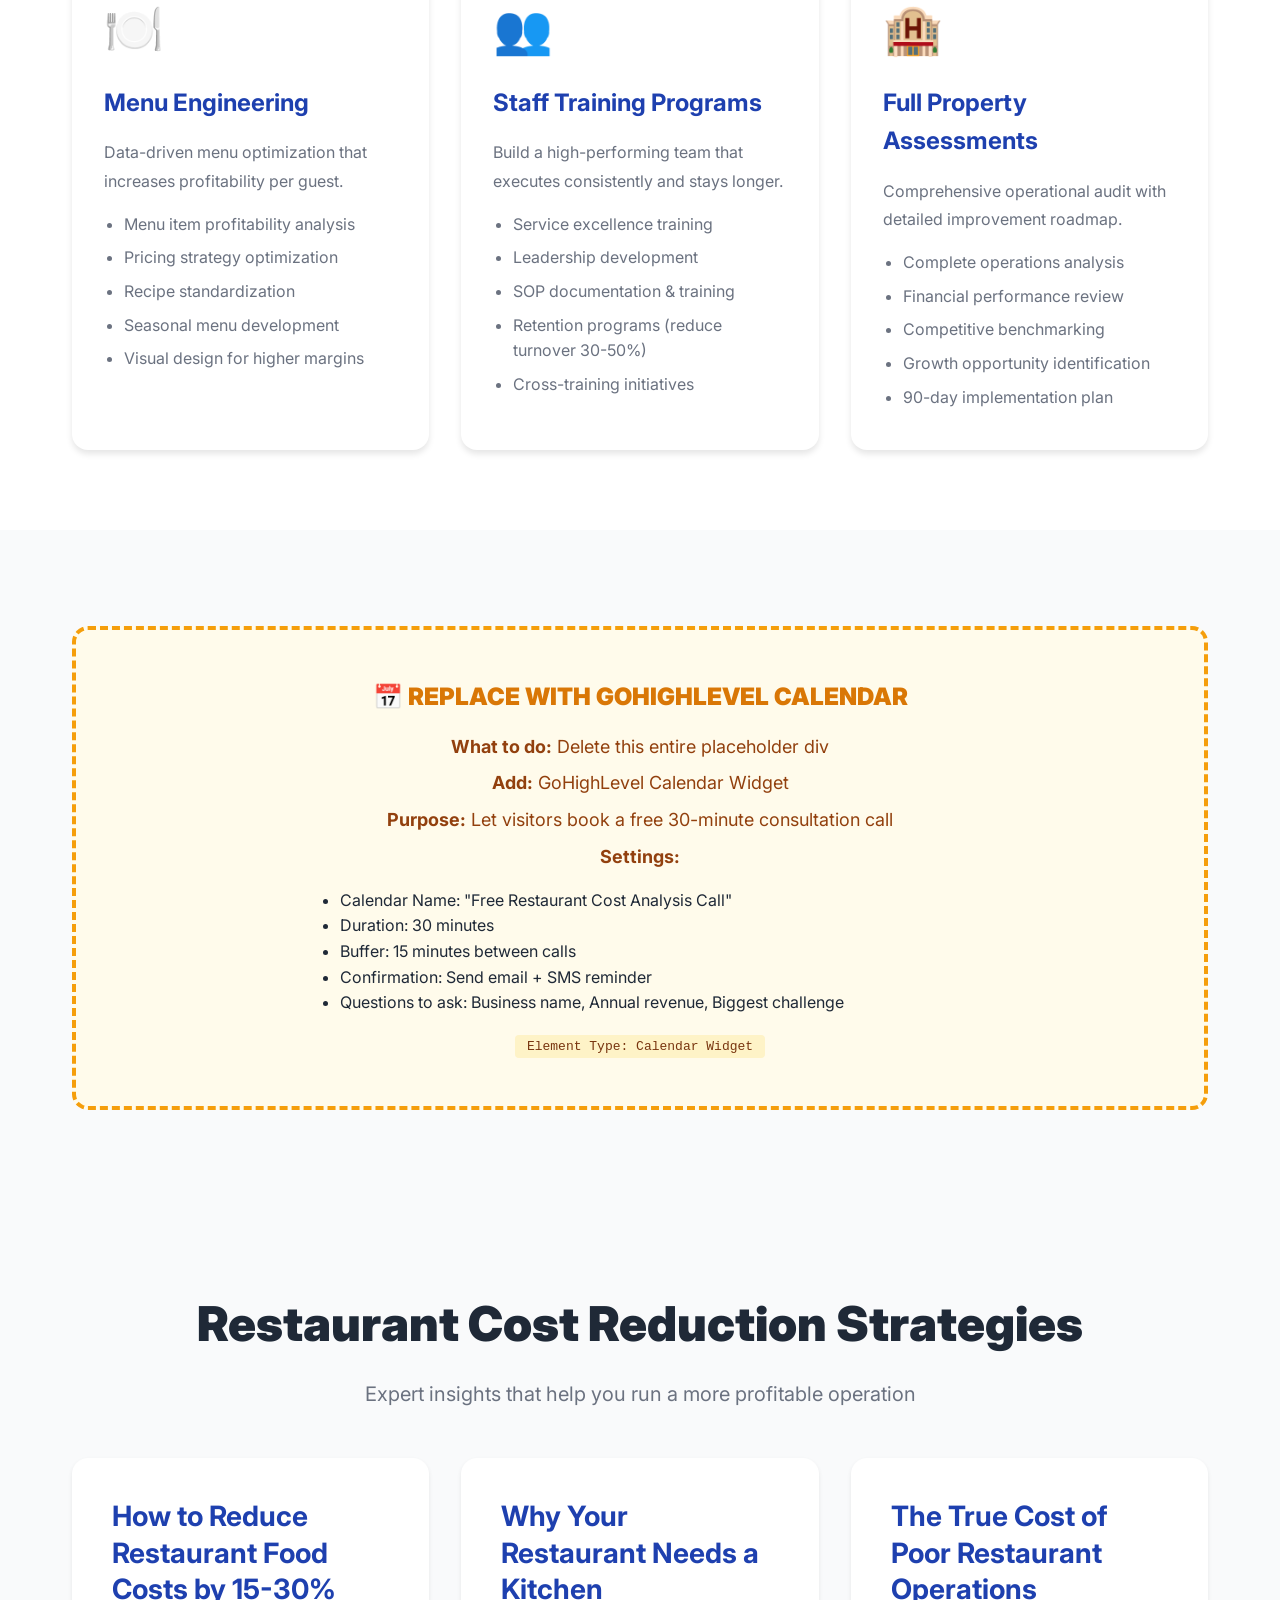
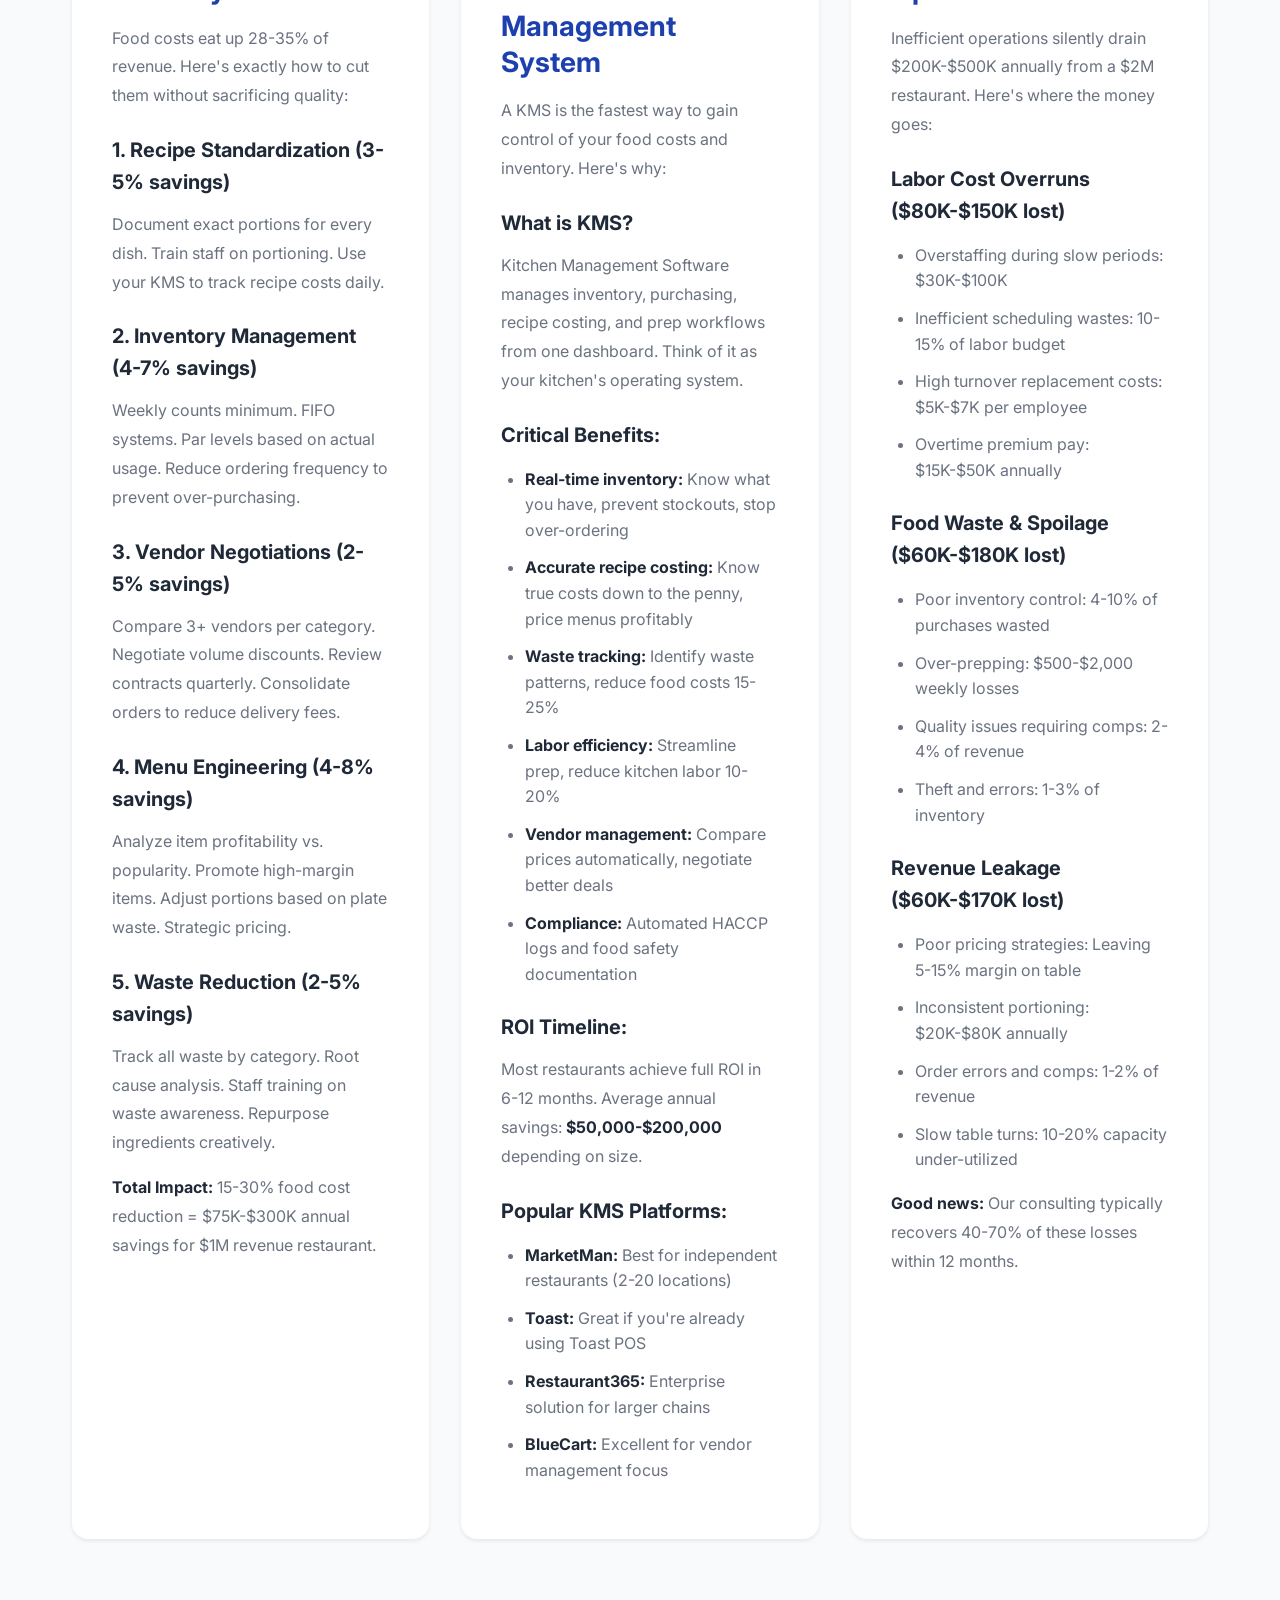
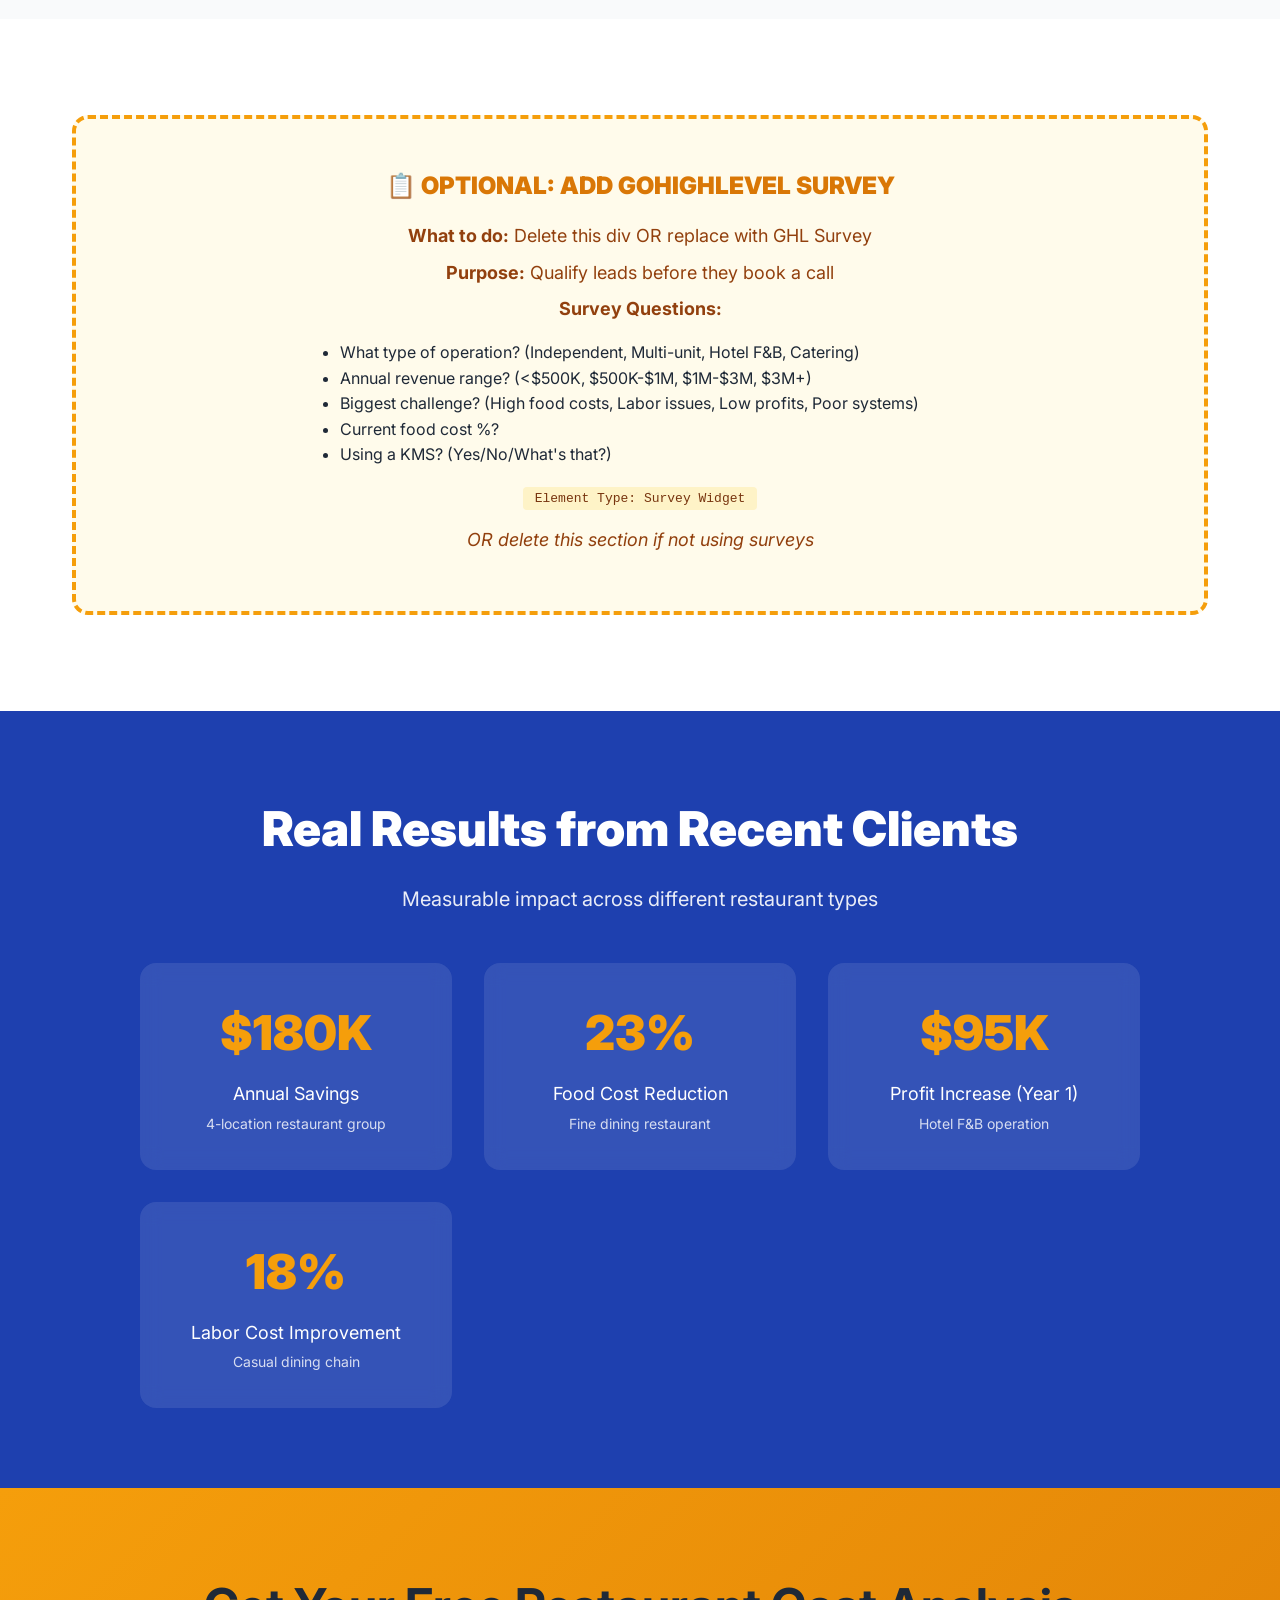
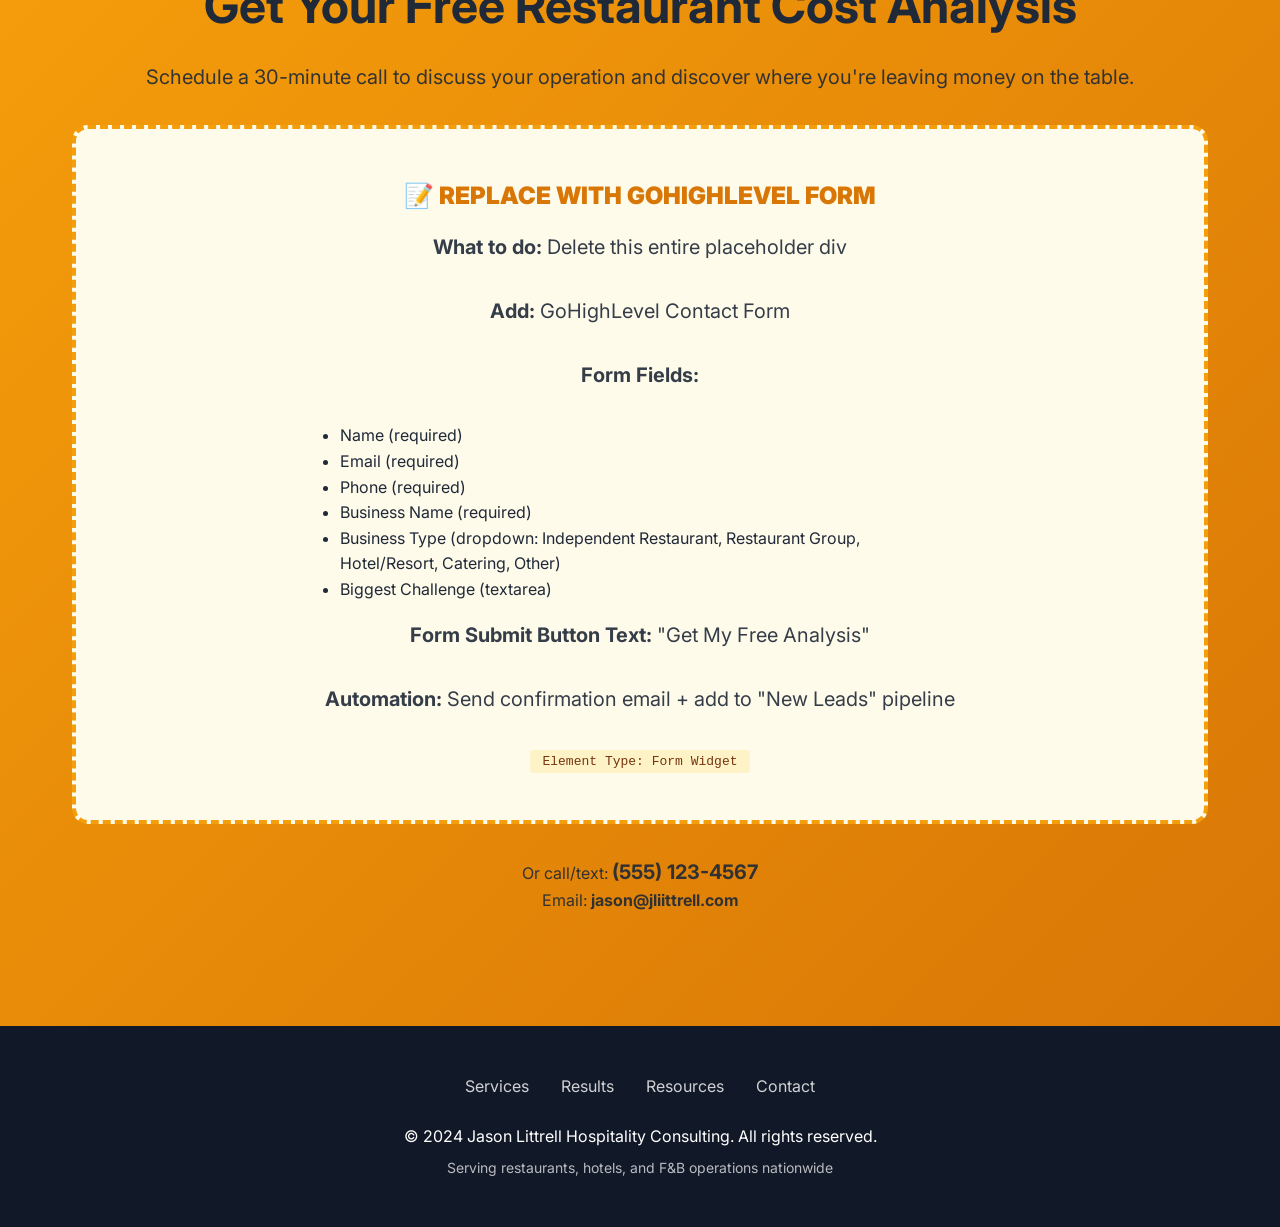
<file: jliittrell-FINAL.html>
<!DOCTYPE html>
<html lang="en">
<head>
    <meta charset="UTF-8">
    <meta name="viewport" content="width=device-width, initial-scale=1.0">
    <title>Jason Littrell | Restaurant & Hospitality Operations Consultant</title>
    <meta name="description" content="Reduce costs by 20-30% and boost profitability. Expert hospitality consultant specializing in KMS systems, restaurant operations, and F&B management.">
    <meta name="keywords" content="hospitality consultant, restaurant consultant, KMS implementation, reduce food costs, restaurant operations, F&B consultant, menu engineering">

    <link rel="preconnect" href="https://fonts.googleapis.com">
    <link rel="preconnect" href="https://fonts.gstatic.com" crossorigin>
    <link href="https://fonts.googleapis.com/css2?family=Inter:wght@400;600;700;900&display=swap" rel="stylesheet">

    <style>
        * {margin: 0; padding: 0; box-sizing: border-box;}
        :root {
            --primary: #1e40af;
            --accent: #f59e0b;
            --success: #059669;
            --text: #1f2937;
            --text-light: #6b7280;
            --bg: #ffffff;
            --bg-alt: #f9fafb;
        }
        body {font-family: 'Inter', sans-serif; color: var(--text); line-height: 1.6;}
        .container {max-width: 1200px; margin: 0 auto; padding: 0 2rem;}

        /* GHL Placeholder Boxes */
        .ghl-placeholder {
            border: 4px dashed #f59e0b;
            background: #fffbeb;
            padding: 3rem;
            margin: 2rem 0;
            border-radius: 1rem;
            text-align: center;
        }
        .ghl-placeholder h3 {
            color: #d97706;
            font-size: 1.5rem;
            margin-bottom: 1rem;
            text-transform: uppercase;
            font-weight: 900;
        }
        .ghl-placeholder p {
            color: #92400e;
            font-size: 1.125rem;
            margin-bottom: 0.5rem;
        }
        .ghl-placeholder code {
            background: #fef3c7;
            padding: 0.25rem 0.75rem;
            border-radius: 0.25rem;
            font-family: monospace;
            color: #78350f;
        }

        /* Header */
        header {position: sticky; top: 0; background: rgba(255,255,255,0.98); backdrop-filter: blur(10px);
            box-shadow: 0 2px 10px rgba(0,0,0,0.1); z-index: 1000;}
        nav {display: flex; justify-content: space-between; align-items: center; padding: 1rem 2rem;
            max-width: 1200px; margin: 0 auto;}
        .logo {font-size: 1.5rem; font-weight: 900; color: var(--primary);}
        .nav-links {display: flex; gap: 2rem; list-style: none; align-items: center;}
        .nav-links a {color: var(--text); text-decoration: none; font-weight: 600; transition: color 0.3s;}
        .nav-links a:hover {color: var(--primary);}
        .nav-cta {background: var(--primary); color: white; padding: 0.75rem 1.5rem; border-radius: 0.5rem;
            text-decoration: none; font-weight: 600;}

        /* Hero */
        .hero {padding: 6rem 2rem 4rem; background: linear-gradient(135deg, #1e40af 0%, #3b82f6 100%);
            color: white; text-align: center;}
        .hero h1 {font-size: clamp(2.5rem, 5vw, 4rem); font-weight: 900; margin-bottom: 1.5rem; line-height: 1.1;}
        .hero .highlight {color: var(--accent);}
        .hero p {font-size: 1.25rem; max-width: 700px; margin: 0 auto 2rem; opacity: 0.95;}
        .hero-cta {display: flex; gap: 1rem; justify-content: center; flex-wrap: wrap; margin-top: 2rem;}
        .btn {padding: 1rem 2rem; border-radius: 0.5rem; font-weight: 700; text-decoration: none;
            display: inline-block; transition: all 0.3s; cursor: pointer; border: none; font-size: 1.125rem;}
        .btn-primary {background: var(--accent); color: #1f2937;}
        .btn-primary:hover {background: #d97706; transform: translateY(-2px); box-shadow: 0 10px 20px rgba(0,0,0,0.2);}
        .btn-secondary {background: white; color: var(--primary); border: 2px solid white;}
        .btn-secondary:hover {background: transparent; color: white;}

        /* Trust Bar */
        .trust-bar {background: var(--bg-alt); padding: 3rem 2rem; text-align: center;}
        .trust-stats {display: flex; justify-content: center; gap: 4rem; flex-wrap: wrap; margin-top: 2rem;}
        .trust-stat .number {font-size: 3rem; font-weight: 900; color: var(--primary); line-height: 1;}
        .trust-stat .label {color: var(--text-light); font-size: 0.875rem; margin-top: 0.5rem; font-weight: 600;}

        /* Sections */
        section {padding: 5rem 2rem;}
        .section-title {font-size: clamp(2rem, 4vw, 3rem); font-weight: 900; text-align: center; margin-bottom: 1rem;}
        .section-subtitle {font-size: 1.25rem; color: var(--text-light); text-align: center;
            max-width: 700px; margin: 0 auto 3rem;}

        /* Services Grid */
        .services-grid {display: grid; grid-template-columns: repeat(auto-fit, minmax(320px, 1fr));
            gap: 2rem; max-width: 1200px; margin: 0 auto;}
        .service-card {background: white; padding: 2rem; border-radius: 1rem;
            box-shadow: 0 4px 6px rgba(0,0,0,0.1); transition: all 0.3s; border-top: 4px solid var(--primary);}
        .service-card:hover {transform: translateY(-5px); box-shadow: 0 10px 20px rgba(0,0,0,0.15);}
        .service-icon {font-size: 3rem; margin-bottom: 1rem;}
        .service-card h3 {font-size: 1.5rem; margin-bottom: 1rem; color: var(--primary);}
        .service-card p {color: var(--text-light); line-height: 1.8; margin-bottom: 1rem;}
        .service-card ul {padding-left: 1.25rem;}
        .service-card li {color: var(--text-light); margin-bottom: 0.5rem;}

        /* Content Cards */
        .content-section {background: var(--bg-alt);}
        .content-grid {display: grid; grid-template-columns: repeat(auto-fit, minmax(350px, 1fr));
            gap: 2rem; max-width: 1200px; margin: 0 auto;}
        .content-card {background: white; padding: 2.5rem; border-radius: 1rem; box-shadow: 0 2px 4px rgba(0,0,0,0.08);}
        .content-card h3 {font-size: 1.75rem; margin-bottom: 1rem; color: var(--primary); line-height: 1.3;}
        .content-card h4 {font-size: 1.25rem; margin: 1.5rem 0 0.75rem; color: var(--text); font-weight: 700;}
        .content-card p {color: var(--text-light); margin-bottom: 1rem; line-height: 1.8;}
        .content-card ul {padding-left: 1.5rem; margin: 1rem 0;}
        .content-card li {color: var(--text-light); margin-bottom: 0.75rem; line-height: 1.6;}
        .content-card strong {color: var(--text); font-weight: 700;}

        /* CTA Section */
        .cta-section {background: linear-gradient(135deg, var(--accent) 0%, #d97706 100%);
            padding: 5rem 2rem; text-align: center;}
        .cta-section h2 {font-size: clamp(2rem, 4vw, 3rem); margin-bottom: 1rem; color: var(--text);}
        .cta-section p {font-size: 1.25rem; margin-bottom: 2rem; color: var(--text); opacity: 0.9;}

        /* Footer */
        footer {background: #111827; color: white; padding: 3rem 2rem; text-align: center;}
        .footer-links {display: flex; gap: 2rem; justify-content: center; margin-bottom: 1.5rem; flex-wrap: wrap;}
        .footer-links a {color: white; text-decoration: none; opacity: 0.8;}
        .footer-links a:hover {opacity: 1;}

        /* Mobile */
        @media (max-width: 768px) {
            .nav-links {display: none;}
            section {padding: 3rem 1rem;}
            .hero {padding: 5rem 1rem 3rem;}
            .trust-stats {flex-direction: column; gap: 2rem;}
            .services-grid, .content-grid {grid-template-columns: 1fr;}
        }
    </style>
</head>
<body>

    <!-- ========================================
         HEADER & NAVIGATION
         ======================================== -->
    <header>
        <nav>
            <div class="logo">Jason Littrell</div>
            <ul class="nav-links">
                <li><a href="#services">Services</a></li>
                <li><a href="#results">Results</a></li>
                <li><a href="#resources">Resources</a></li>
                <li><a href="#contact" class="nav-cta">Book Free Consultation</a></li>
            </ul>
        </nav>
    </header>

    <!-- ========================================
         HERO SECTION
         ======================================== -->
    <section class="hero">
        <h1>Cut Restaurant Costs by 20-30%<br><span class="highlight">Without Sacrificing Quality</span></h1>
        <p>Expert hospitality consulting that delivers real results. KMS implementation, operations optimization, and proven strategies that boost your bottom line.</p>

        <div class="hero-cta">
            <a href="#contact" class="btn btn-primary">Get Free Cost Analysis</a>
            <a href="#services" class="btn btn-secondary">See How It Works</a>
        </div>
    </section>

    <!-- ========================================
         TRUST BAR
         ======================================== -->
    <section class="trust-bar">
        <div class="container">
            <h3 style="color: var(--text-light); font-size: 0.875rem; text-transform: uppercase; letter-spacing: 1px;">Proven Results Across 50+ Hospitality Operations</h3>
            <div class="trust-stats">
                <div class="trust-stat">
                    <div class="number">$2.1M+</div>
                    <div class="label">Cost Savings Generated</div>
                </div>
                <div class="trust-stat">
                    <div class="number">23%</div>
                    <div class="label">Average Cost Reduction</div>
                </div>
                <div class="trust-stat">
                    <div class="number">6-12mo</div>
                    <div class="label">Typical ROI Timeline</div>
                </div>
                <div class="trust-stat">
                    <div class="number">100%</div>
                    <div class="label">Client Satisfaction</div>
                </div>
            </div>
        </div>
    </section>

    <!-- ========================================
         SERVICES SECTION
         ======================================== -->
    <section id="services">
        <div class="container">
            <h2 class="section-title">Services That Drive Real Profitability</h2>
            <p class="section-subtitle">Specialized hospitality consulting focused on measurable results</p>

            <div class="services-grid">
                <div class="service-card">
                    <div class="service-icon">🖥️</div>
                    <h3>KMS Implementation</h3>
                    <p>Expert kitchen management system setup that actually gets used by your team.</p>
                    <ul>
                        <li>Platform selection & implementation</li>
                        <li>Recipe costing & menu engineering</li>
                        <li>Inventory control systems</li>
                        <li>Staff training & adoption</li>
                        <li>ROI: $50K-$200K annual savings</li>
                    </ul>
                </div>

                <div class="service-card">
                    <div class="service-icon">📊</div>
                    <h3>Operations Optimization</h3>
                    <p>Streamline workflows, reduce waste, and maximize efficiency across your operation.</p>
                    <ul>
                        <li>Labor cost reduction (10-20%)</li>
                        <li>Process workflow redesign</li>
                        <li>Service standards development</li>
                        <li>Performance tracking systems</li>
                        <li>Quality control implementation</li>
                    </ul>
                </div>

                <div class="service-card">
                    <div class="service-icon">💰</div>
                    <h3>Cost Reduction Strategy</h3>
                    <p>Systematic approach to cutting costs while maintaining or improving quality.</p>
                    <ul>
                        <li>Food cost reduction (15-30%)</li>
                        <li>Vendor negotiation & sourcing</li>
                        <li>Waste elimination programs</li>
                        <li>Portion control systems</li>
                        <li>Menu profitability analysis</li>
                    </ul>
                </div>

                <div class="service-card">
                    <div class="service-icon">🍽️</div>
                    <h3>Menu Engineering</h3>
                    <p>Data-driven menu optimization that increases profitability per guest.</p>
                    <ul>
                        <li>Menu item profitability analysis</li>
                        <li>Pricing strategy optimization</li>
                        <li>Recipe standardization</li>
                        <li>Seasonal menu development</li>
                        <li>Visual design for higher margins</li>
                    </ul>
                </div>

                <div class="service-card">
                    <div class="service-icon">👥</div>
                    <h3>Staff Training Programs</h3>
                    <p>Build a high-performing team that executes consistently and stays longer.</p>
                    <ul>
                        <li>Service excellence training</li>
                        <li>Leadership development</li>
                        <li>SOP documentation & training</li>
                        <li>Retention programs (reduce turnover 30-50%)</li>
                        <li>Cross-training initiatives</li>
                    </ul>
                </div>

                <div class="service-card">
                    <div class="service-icon">🏨</div>
                    <h3>Full Property Assessments</h3>
                    <p>Comprehensive operational audit with detailed improvement roadmap.</p>
                    <ul>
                        <li>Complete operations analysis</li>
                        <li>Financial performance review</li>
                        <li>Competitive benchmarking</li>
                        <li>Growth opportunity identification</li>
                        <li>90-day implementation plan</li>
                    </ul>
                </div>
            </div>
        </div>
    </section>

    <!-- ========================================
         🔶 GOHIGHLEVEL CALENDAR BOOKING 🔶
         REPLACE THIS ENTIRE DIV SECTION
         ======================================== -->
    <section style="background: var(--bg-alt); padding: 4rem 2rem;">
        <div class="container">
            <div class="ghl-placeholder">
                <h3>📅 REPLACE WITH GOHIGHLEVEL CALENDAR</h3>
                <p><strong>What to do:</strong> Delete this entire placeholder div</p>
                <p><strong>Add:</strong> GoHighLevel Calendar Widget</p>
                <p><strong>Purpose:</strong> Let visitors book a free 30-minute consultation call</p>
                <p><strong>Settings:</strong></p>
                <ul style="text-align: left; max-width: 600px; margin: 1rem auto;">
                    <li>Calendar Name: "Free Restaurant Cost Analysis Call"</li>
                    <li>Duration: 30 minutes</li>
                    <li>Buffer: 15 minutes between calls</li>
                    <li>Confirmation: Send email + SMS reminder</li>
                    <li>Questions to ask: Business name, Annual revenue, Biggest challenge</li>
                </ul>
                <code>Element Type: Calendar Widget</code>
            </div>
        </div>
    </section>

    <!-- ========================================
         CONTENT SECTION - SEO RICH ARTICLES
         ======================================== -->
    <section class="content-section" id="resources">
        <div class="container">
            <h2 class="section-title">Restaurant Cost Reduction Strategies</h2>
            <p class="section-subtitle">Expert insights that help you run a more profitable operation</p>

            <div class="content-grid">
                <article class="content-card">
                    <h3>How to Reduce Restaurant Food Costs by 15-30%</h3>
                    <p>Food costs eat up 28-35% of revenue. Here's exactly how to cut them without sacrificing quality:</p>

                    <h4>1. Recipe Standardization (3-5% savings)</h4>
                    <p>Document exact portions for every dish. Train staff on portioning. Use your KMS to track recipe costs daily.</p>

                    <h4>2. Inventory Management (4-7% savings)</h4>
                    <p>Weekly counts minimum. FIFO systems. Par levels based on actual usage. Reduce ordering frequency to prevent over-purchasing.</p>

                    <h4>3. Vendor Negotiations (2-5% savings)</h4>
                    <p>Compare 3+ vendors per category. Negotiate volume discounts. Review contracts quarterly. Consolidate orders to reduce delivery fees.</p>

                    <h4>4. Menu Engineering (4-8% savings)</h4>
                    <p>Analyze item profitability vs. popularity. Promote high-margin items. Adjust portions based on plate waste. Strategic pricing.</p>

                    <h4>5. Waste Reduction (2-5% savings)</h4>
                    <p>Track all waste by category. Root cause analysis. Staff training on waste awareness. Repurpose ingredients creatively.</p>

                    <p><strong>Total Impact:</strong> 15-30% food cost reduction = $75K-$300K annual savings for $1M revenue restaurant.</p>
                </article>

                <article class="content-card">
                    <h3>Why Your Restaurant Needs a Kitchen Management System</h3>
                    <p>A KMS is the fastest way to gain control of your food costs and inventory. Here's why:</p>

                    <h4>What is KMS?</h4>
                    <p>Kitchen Management Software manages inventory, purchasing, recipe costing, and prep workflows from one dashboard. Think of it as your kitchen's operating system.</p>

                    <h4>Critical Benefits:</h4>
                    <ul>
                        <li><strong>Real-time inventory:</strong> Know what you have, prevent stockouts, stop over-ordering</li>
                        <li><strong>Accurate recipe costing:</strong> Know true costs down to the penny, price menus profitably</li>
                        <li><strong>Waste tracking:</strong> Identify waste patterns, reduce food costs 15-25%</li>
                        <li><strong>Labor efficiency:</strong> Streamline prep, reduce kitchen labor 10-20%</li>
                        <li><strong>Vendor management:</strong> Compare prices automatically, negotiate better deals</li>
                        <li><strong>Compliance:</strong> Automated HACCP logs and food safety documentation</li>
                    </ul>

                    <h4>ROI Timeline:</h4>
                    <p>Most restaurants achieve full ROI in 6-12 months. Average annual savings: <strong>$50,000-$200,000</strong> depending on size.</p>

                    <h4>Popular KMS Platforms:</h4>
                    <ul>
                        <li><strong>MarketMan:</strong> Best for independent restaurants (2-20 locations)</li>
                        <li><strong>Toast:</strong> Great if you're already using Toast POS</li>
                        <li><strong>Restaurant365:</strong> Enterprise solution for larger chains</li>
                        <li><strong>BlueCart:</strong> Excellent for vendor management focus</li>
                    </ul>
                </article>

                <article class="content-card">
                    <h3>The True Cost of Poor Restaurant Operations</h3>
                    <p>Inefficient operations silently drain $200K-$500K annually from a $2M restaurant. Here's where the money goes:</p>

                    <h4>Labor Cost Overruns ($80K-$150K lost)</h4>
                    <ul>
                        <li>Overstaffing during slow periods: $30K-$100K</li>
                        <li>Inefficient scheduling wastes: 10-15% of labor budget</li>
                        <li>High turnover replacement costs: $5K-$7K per employee</li>
                        <li>Overtime premium pay: $15K-$50K annually</li>
                    </ul>

                    <h4>Food Waste & Spoilage ($60K-$180K lost)</h4>
                    <ul>
                        <li>Poor inventory control: 4-10% of purchases wasted</li>
                        <li>Over-prepping: $500-$2,000 weekly losses</li>
                        <li>Quality issues requiring comps: 2-4% of revenue</li>
                        <li>Theft and errors: 1-3% of inventory</li>
                    </ul>

                    <h4>Revenue Leakage ($60K-$170K lost)</h4>
                    <ul>
                        <li>Poor pricing strategies: Leaving 5-15% margin on table</li>
                        <li>Inconsistent portioning: $20K-$80K annually</li>
                        <li>Order errors and comps: 1-2% of revenue</li>
                        <li>Slow table turns: 10-20% capacity under-utilized</li>
                    </ul>

                    <p><strong>Good news:</strong> Our consulting typically recovers 40-70% of these losses within 12 months.</p>
                </article>
            </div>
        </div>
    </section>

    <!-- ========================================
         🔶 GOHIGHLEVEL SURVEY 🔶
         OPTIONAL: ADD SURVEY HERE
         ======================================== -->
    <section style="background: white; padding: 4rem 2rem;">
        <div class="container">
            <div class="ghl-placeholder">
                <h3>📋 OPTIONAL: ADD GOHIGHLEVEL SURVEY</h3>
                <p><strong>What to do:</strong> Delete this div OR replace with GHL Survey</p>
                <p><strong>Purpose:</strong> Qualify leads before they book a call</p>
                <p><strong>Survey Questions:</strong></p>
                <ul style="text-align: left; max-width: 600px; margin: 1rem auto;">
                    <li>What type of operation? (Independent, Multi-unit, Hotel F&B, Catering)</li>
                    <li>Annual revenue range? (<$500K, $500K-$1M, $1M-$3M, $3M+)</li>
                    <li>Biggest challenge? (High food costs, Labor issues, Low profits, Poor systems)</li>
                    <li>Current food cost %?</li>
                    <li>Using a KMS? (Yes/No/What's that?)</li>
                </ul>
                <code>Element Type: Survey Widget</code>
                <p style="margin-top: 1rem;"><em>OR delete this section if not using surveys</em></p>
            </div>
        </div>
    </section>

    <!-- ========================================
         RESULTS / ROI SECTION
         ======================================== -->
    <section id="results" style="background: var(--primary); color: white; padding: 5rem 2rem; text-align: center;">
        <div class="container">
            <h2 class="section-title" style="color: white;">Real Results from Recent Clients</h2>
            <p class="section-subtitle" style="color: rgba(255,255,255,0.9);">Measurable impact across different restaurant types</p>

            <div style="display: grid; grid-template-columns: repeat(auto-fit, minmax(250px, 1fr)); gap: 2rem; margin-top: 3rem; max-width: 1000px; margin-left: auto; margin-right: auto;">
                <div style="background: rgba(255,255,255,0.1); padding: 2rem; border-radius: 1rem; backdrop-filter: blur(10px);">
                    <div style="font-size: 3rem; font-weight: 900; color: var(--accent); margin-bottom: 0.5rem;">$180K</div>
                    <div style="font-size: 1.125rem;">Annual Savings<br><span style="font-size: 0.875rem; opacity: 0.8;">4-location restaurant group</span></div>
                </div>
                <div style="background: rgba(255,255,255,0.1); padding: 2rem; border-radius: 1rem; backdrop-filter: blur(10px);">
                    <div style="font-size: 3rem; font-weight: 900; color: var(--accent); margin-bottom: 0.5rem;">23%</div>
                    <div style="font-size: 1.125rem;">Food Cost Reduction<br><span style="font-size: 0.875rem; opacity: 0.8;">Fine dining restaurant</span></div>
                </div>
                <div style="background: rgba(255,255,255,0.1); padding: 2rem; border-radius: 1rem; backdrop-filter: blur(10px);">
                    <div style="font-size: 3rem; font-weight: 900; color: var(--accent); margin-bottom: 0.5rem;">$95K</div>
                    <div style="font-size: 1.125rem;">Profit Increase (Year 1)<br><span style="font-size: 0.875rem; opacity: 0.8;">Hotel F&B operation</span></div>
                </div>
                <div style="background: rgba(255,255,255,0.1); padding: 2rem; border-radius: 1rem; backdrop-filter: blur(10px);">
                    <div style="font-size: 3rem; font-weight: 900; color: var(--accent); margin-bottom: 0.5rem;">18%</div>
                    <div style="font-size: 1.125rem;">Labor Cost Improvement<br><span style="font-size: 0.875rem; opacity: 0.8;">Casual dining chain</span></div>
                </div>
            </div>
        </div>
    </section>

    <!-- ========================================
         🔶 GOHIGHLEVEL CONTACT FORM 🔶
         REPLACE THIS ENTIRE DIV SECTION
         ======================================== -->
    <section class="cta-section" id="contact">
        <div class="container">
            <h2>Get Your Free Restaurant Cost Analysis</h2>
            <p>Schedule a 30-minute call to discuss your operation and discover where you're leaving money on the table.</p>

            <div class="ghl-placeholder">
                <h3>📝 REPLACE WITH GOHIGHLEVEL FORM</h3>
                <p><strong>What to do:</strong> Delete this entire placeholder div</p>
                <p><strong>Add:</strong> GoHighLevel Contact Form</p>
                <p><strong>Form Fields:</strong></p>
                <ul style="text-align: left; max-width: 600px; margin: 1rem auto;">
                    <li>Name (required)</li>
                    <li>Email (required)</li>
                    <li>Phone (required)</li>
                    <li>Business Name (required)</li>
                    <li>Business Type (dropdown: Independent Restaurant, Restaurant Group, Hotel/Resort, Catering, Other)</li>
                    <li>Biggest Challenge (textarea)</li>
                </ul>
                <p><strong>Form Submit Button Text:</strong> "Get My Free Analysis"</p>
                <p><strong>Automation:</strong> Send confirmation email + add to "New Leads" pipeline</p>
                <code>Element Type: Form Widget</code>
            </div>

            <p style="margin-top: 2rem; font-size: 1rem;">
                Or call/text: <strong style="font-size: 1.25rem;">(555) 123-4567</strong><br>
                Email: <strong>jason@jliittrell.com</strong>
            </p>
        </div>
    </section>

    <!-- ========================================
         FOOTER
         ======================================== -->
    <footer>
        <div class="container">
            <div class="footer-links">
                <a href="#services">Services</a>
                <a href="#results">Results</a>
                <a href="#resources">Resources</a>
                <a href="#contact">Contact</a>
            </div>
            <p>&copy; 2024 Jason Littrell Hospitality Consulting. All rights reserved.</p>
            <p style="margin-top: 0.5rem; font-size: 0.875rem; opacity: 0.7;">
                Serving restaurants, hotels, and F&B operations nationwide
            </p>
        </div>
    </footer>

    <script>
        // Smooth scrolling for anchor links
        document.querySelectorAll('a[href^="#"]').forEach(anchor => {
            anchor.addEventListener('click', function (e) {
                e.preventDefault();
                const target = document.querySelector(this.getAttribute('href'));
                if (target) {
                    const offset = 80;
                    const elementPosition = target.getBoundingClientRect().top;
                    const offsetPosition = elementPosition + window.pageYOffset - offset;
                    window.scrollTo({top: offsetPosition, behavior: 'smooth'});
                }
            });
        });
    </script>
</body>
</html>
</file>
<file: styles.css>
/* ===================================
   CSS Reset & Base Styles
   =================================== */

* {
    margin: 0;
    padding: 0;
    box-sizing: border-box;
}

:root {
    /* Color Palette */
    --primary-color: #6366f1;
    --primary-dark: #4f46e5;
    --primary-light: #818cf8;
    --secondary-color: #ec4899;
    --accent-color: #f59e0b;
    --text-primary: #1f2937;
    --text-secondary: #6b7280;
    --text-light: #9ca3af;
    --bg-primary: #ffffff;
    --bg-secondary: #f9fafb;
    --bg-dark: #111827;
    --border-color: #e5e7eb;

    /* Gradients */
    --gradient-primary: linear-gradient(135deg, #667eea 0%, #764ba2 100%);
    --gradient-secondary: linear-gradient(135deg, #f093fb 0%, #f5576c 100%);
    --gradient-accent: linear-gradient(135deg, #4facfe 0%, #00f2fe 100%);

    /* Spacing */
    --spacing-xs: 0.5rem;
    --spacing-sm: 1rem;
    --spacing-md: 2rem;
    --spacing-lg: 4rem;
    --spacing-xl: 6rem;

    /* Typography */
    --font-family: 'Inter', -apple-system, BlinkMacSystemFont, 'Segoe UI', Roboto, sans-serif;
    --font-size-sm: 0.875rem;
    --font-size-base: 1rem;
    --font-size-lg: 1.125rem;
    --font-size-xl: 1.5rem;
    --font-size-2xl: 2rem;
    --font-size-3xl: 3rem;
    --font-size-4xl: 4rem;

    /* Shadows */
    --shadow-sm: 0 1px 2px 0 rgba(0, 0, 0, 0.05);
    --shadow-md: 0 4px 6px -1px rgba(0, 0, 0, 0.1);
    --shadow-lg: 0 10px 15px -3px rgba(0, 0, 0, 0.1);
    --shadow-xl: 0 20px 25px -5px rgba(0, 0, 0, 0.1);

    /* Transitions */
    --transition-fast: 150ms ease-in-out;
    --transition-base: 300ms ease-in-out;
    --transition-slow: 500ms ease-in-out;
}

html {
    scroll-behavior: smooth;
    font-size: 16px;
}

body {
    font-family: var(--font-family);
    color: var(--text-primary);
    background-color: var(--bg-primary);
    line-height: 1.6;
    overflow-x: hidden;
}

.container {
    max-width: 1200px;
    margin: 0 auto;
    padding: 0 var(--spacing-md);
}

/* ===================================
   Header & Navigation
   =================================== */

.header {
    position: fixed;
    top: 0;
    left: 0;
    right: 0;
    background: rgba(255, 255, 255, 0.95);
    backdrop-filter: blur(10px);
    box-shadow: var(--shadow-sm);
    z-index: 1000;
    transition: var(--transition-base);
}

.nav-container {
    max-width: 1200px;
    margin: 0 auto;
    padding: var(--spacing-sm) var(--spacing-md);
    display: flex;
    justify-content: space-between;
    align-items: center;
}

.logo a {
    font-size: var(--font-size-xl);
    font-weight: 900;
    background: var(--gradient-primary);
    -webkit-background-clip: text;
    -webkit-text-fill-color: transparent;
    background-clip: text;
    text-decoration: none;
    transition: var(--transition-base);
}

.logo a:hover {
    transform: scale(1.05);
}

.nav-menu {
    display: flex;
    list-style: none;
    gap: var(--spacing-md);
}

.nav-link {
    color: var(--text-primary);
    text-decoration: none;
    font-weight: 500;
    position: relative;
    padding: var(--spacing-xs);
    transition: var(--transition-base);
}

.nav-link::after {
    content: '';
    position: absolute;
    bottom: 0;
    left: 50%;
    transform: translateX(-50%) scaleX(0);
    width: 100%;
    height: 2px;
    background: var(--gradient-primary);
    transition: var(--transition-base);
}

.nav-link:hover::after {
    transform: translateX(-50%) scaleX(1);
}

.mobile-menu-toggle {
    display: none;
    flex-direction: column;
    gap: 4px;
    background: none;
    border: none;
    cursor: pointer;
    padding: var(--spacing-xs);
}

.mobile-menu-toggle span {
    width: 24px;
    height: 2px;
    background: var(--text-primary);
    transition: var(--transition-base);
}

/* ===================================
   Hero Section
   =================================== */

.hero {
    min-height: 100vh;
    display: flex;
    align-items: center;
    justify-content: center;
    position: relative;
    padding: var(--spacing-xl) var(--spacing-md);
    background: linear-gradient(135deg, #f5f7fa 0%, #c3cfe2 100%);
    overflow: hidden;
}

.hero::before {
    content: '';
    position: absolute;
    top: 0;
    left: 0;
    right: 0;
    bottom: 0;
    background: url("data:image/svg+xml,%3Csvg width='60' height='60' viewBox='0 0 60 60' xmlns='http://www.w3.org/2000/svg'%3E%3Cg fill='none' fill-rule='evenodd'%3E%3Cg fill='%239C92AC' fill-opacity='0.05'%3E%3Cpath d='M36 34v-4h-2v4h-4v2h4v4h2v-4h4v-2h-4zm0-30V0h-2v4h-4v2h4v4h2V6h4V4h-4zM6 34v-4H4v4H0v2h4v4h2v-4h4v-2H6zM6 4V0H4v4H0v2h4v4h2V6h4V4H6z'/%3E%3C/g%3E%3C/g%3E%3C/svg%3E");
    opacity: 0.3;
}

.hero-content {
    max-width: 1200px;
    display: grid;
    grid-template-columns: 1fr 1fr;
    gap: var(--spacing-lg);
    align-items: center;
    position: relative;
    z-index: 1;
}

.hero-text {
    animation: fadeInUp 1s ease-out;
}

.hero-title {
    font-size: clamp(2.5rem, 5vw, 4rem);
    font-weight: 900;
    line-height: 1.2;
    margin-bottom: var(--spacing-sm);
}

.highlight {
    background: var(--gradient-primary);
    -webkit-background-clip: text;
    -webkit-text-fill-color: transparent;
    background-clip: text;
    position: relative;
}

.hero-subtitle {
    font-size: var(--font-size-xl);
    color: var(--text-secondary);
    margin-bottom: var(--spacing-md);
    font-weight: 600;
}

.hero-description {
    font-size: var(--font-size-lg);
    color: var(--text-secondary);
    margin-bottom: var(--spacing-md);
    max-width: 600px;
}

.hero-cta {
    display: flex;
    gap: var(--spacing-sm);
    flex-wrap: wrap;
}

.btn {
    padding: 1rem 2rem;
    border-radius: 0.5rem;
    text-decoration: none;
    font-weight: 600;
    font-size: var(--font-size-base);
    transition: var(--transition-base);
    display: inline-block;
    cursor: pointer;
    border: none;
}

.btn-primary {
    background: var(--gradient-primary);
    color: white;
    box-shadow: var(--shadow-md);
}

.btn-primary:hover {
    transform: translateY(-2px);
    box-shadow: var(--shadow-xl);
}

.btn-secondary {
    background: white;
    color: var(--primary-color);
    border: 2px solid var(--primary-color);
}

.btn-secondary:hover {
    background: var(--primary-color);
    color: white;
    transform: translateY(-2px);
}

.hero-visual {
    position: relative;
    height: 500px;
    display: flex;
    align-items: center;
    justify-content: center;
}

.floating-card {
    position: absolute;
    border-radius: 1rem;
    box-shadow: var(--shadow-xl);
    animation: float 6s ease-in-out infinite;
}

.card-1 {
    width: 300px;
    height: 200px;
    background: var(--gradient-primary);
    top: 10%;
    left: 10%;
    animation-delay: 0s;
}

.card-2 {
    width: 250px;
    height: 180px;
    background: var(--gradient-secondary);
    top: 40%;
    right: 10%;
    animation-delay: 2s;
}

.card-3 {
    width: 200px;
    height: 150px;
    background: var(--gradient-accent);
    bottom: 10%;
    left: 30%;
    animation-delay: 4s;
}

.scroll-indicator {
    position: absolute;
    bottom: var(--spacing-md);
    left: 50%;
    transform: translateX(-50%);
    display: flex;
    flex-direction: column;
    align-items: center;
    gap: var(--spacing-xs);
    color: var(--text-secondary);
    font-size: var(--font-size-sm);
    animation: fadeIn 2s ease-out;
}

.scroll-arrow {
    width: 20px;
    height: 20px;
    border-right: 2px solid var(--text-secondary);
    border-bottom: 2px solid var(--text-secondary);
    transform: rotate(45deg);
    animation: bounce 2s infinite;
}

/* ===================================
   Section Styles
   =================================== */

section {
    padding: var(--spacing-xl) var(--spacing-md);
}

.section-title {
    font-size: clamp(2rem, 4vw, 3rem);
    font-weight: 900;
    text-align: center;
    margin-bottom: var(--spacing-lg);
    position: relative;
}

.section-title::after {
    content: '';
    display: block;
    width: 100px;
    height: 4px;
    background: var(--gradient-primary);
    margin: var(--spacing-sm) auto 0;
    border-radius: 2px;
}

/* ===================================
   About Section
   =================================== */

.about {
    background: var(--bg-secondary);
}

.about-content {
    max-width: 900px;
    margin: 0 auto;
}

.about-text p {
    font-size: var(--font-size-lg);
    color: var(--text-secondary);
    margin-bottom: var(--spacing-md);
    line-height: 1.8;
}

.about-stats {
    display: grid;
    grid-template-columns: repeat(auto-fit, minmax(200px, 1fr));
    gap: var(--spacing-md);
    margin-top: var(--spacing-lg);
}

.stat-item {
    text-align: center;
    padding: var(--spacing-md);
    background: white;
    border-radius: 1rem;
    box-shadow: var(--shadow-md);
    transition: var(--transition-base);
}

.stat-item:hover {
    transform: translateY(-5px);
    box-shadow: var(--shadow-xl);
}

.stat-number {
    font-size: var(--font-size-3xl);
    font-weight: 900;
    background: var(--gradient-primary);
    -webkit-background-clip: text;
    -webkit-text-fill-color: transparent;
    background-clip: text;
}

.stat-label {
    color: var(--text-secondary);
    font-weight: 600;
    margin-top: var(--spacing-xs);
}

/* ===================================
   Skills Section
   =================================== */

.skills-grid {
    display: grid;
    grid-template-columns: repeat(auto-fit, minmax(300px, 1fr));
    gap: var(--spacing-md);
}

.skill-card {
    background: white;
    padding: var(--spacing-md);
    border-radius: 1rem;
    box-shadow: var(--shadow-md);
    transition: var(--transition-base);
    border: 2px solid transparent;
}

.skill-card:hover {
    transform: translateY(-5px);
    box-shadow: var(--shadow-xl);
    border-color: var(--primary-light);
}

.skill-icon {
    font-size: 3rem;
    margin-bottom: var(--spacing-sm);
}

.skill-card h3 {
    font-size: var(--font-size-xl);
    margin-bottom: var(--spacing-sm);
    color: var(--text-primary);
}

.skill-card p {
    color: var(--text-secondary);
    line-height: 1.8;
}

/* ===================================
   Projects Section
   =================================== */

.projects {
    background: var(--bg-secondary);
}

.projects-grid {
    display: grid;
    grid-template-columns: repeat(auto-fit, minmax(320px, 1fr));
    gap: var(--spacing-md);
}

.project-card {
    background: white;
    border-radius: 1rem;
    overflow: hidden;
    box-shadow: var(--shadow-md);
    transition: var(--transition-base);
}

.project-card:hover {
    transform: translateY(-10px);
    box-shadow: var(--shadow-xl);
}

.project-image {
    height: 200px;
    background: var(--gradient-primary);
    position: relative;
    overflow: hidden;
}

.project-placeholder {
    position: absolute;
    top: 50%;
    left: 50%;
    transform: translate(-50%, -50%);
    font-size: var(--font-size-2xl);
    font-weight: 700;
    color: white;
}

.project-content {
    padding: var(--spacing-md);
}

.project-content h3 {
    font-size: var(--font-size-xl);
    margin-bottom: var(--spacing-sm);
}

.project-content p {
    color: var(--text-secondary);
    margin-bottom: var(--spacing-md);
    line-height: 1.8;
}

.project-tags {
    display: flex;
    flex-wrap: wrap;
    gap: var(--spacing-xs);
}

.tag {
    display: inline-block;
    padding: 0.25rem 0.75rem;
    background: var(--bg-secondary);
    color: var(--primary-color);
    border-radius: 9999px;
    font-size: var(--font-size-sm);
    font-weight: 600;
}

/* ===================================
   Contact Section
   =================================== */

.contact-content {
    display: grid;
    grid-template-columns: 1fr 1fr;
    gap: var(--spacing-lg);
    max-width: 1000px;
    margin: 0 auto;
}

.contact-description {
    font-size: var(--font-size-lg);
    color: var(--text-secondary);
    margin-bottom: var(--spacing-md);
    line-height: 1.8;
}

.contact-methods {
    display: flex;
    flex-direction: column;
    gap: var(--spacing-sm);
}

.contact-method {
    display: flex;
    align-items: center;
    gap: var(--spacing-sm);
    padding: var(--spacing-sm);
    background: var(--bg-secondary);
    border-radius: 0.5rem;
    text-decoration: none;
    color: var(--text-primary);
    transition: var(--transition-base);
}

.contact-method:hover {
    background: var(--primary-color);
    color: white;
    transform: translateX(5px);
}

.contact-icon {
    font-size: var(--font-size-xl);
}

.contact-form {
    background: white;
    padding: var(--spacing-md);
    border-radius: 1rem;
    box-shadow: var(--shadow-lg);
}

.form-group {
    margin-bottom: var(--spacing-md);
}

.form-group label {
    display: block;
    margin-bottom: var(--spacing-xs);
    font-weight: 600;
    color: var(--text-primary);
}

.form-group input,
.form-group textarea {
    width: 100%;
    padding: 0.75rem;
    border: 2px solid var(--border-color);
    border-radius: 0.5rem;
    font-family: var(--font-family);
    font-size: var(--font-size-base);
    transition: var(--transition-base);
}

.form-group input:focus,
.form-group textarea:focus {
    outline: none;
    border-color: var(--primary-color);
    box-shadow: 0 0 0 3px rgba(99, 102, 241, 0.1);
}

/* ===================================
   Footer
   =================================== */

.footer {
    background: var(--bg-dark);
    color: white;
    padding: var(--spacing-md);
    text-align: center;
}

.footer .container {
    display: flex;
    justify-content: space-between;
    align-items: center;
    flex-wrap: wrap;
    gap: var(--spacing-sm);
}

.footer-links {
    display: flex;
    gap: var(--spacing-md);
}

.footer-links a {
    color: white;
    text-decoration: none;
    transition: var(--transition-base);
}

.footer-links a:hover {
    color: var(--primary-light);
}

/* ===================================
   Animations
   =================================== */

@keyframes fadeIn {
    from {
        opacity: 0;
    }
    to {
        opacity: 1;
    }
}

@keyframes fadeInUp {
    from {
        opacity: 0;
        transform: translateY(30px);
    }
    to {
        opacity: 1;
        transform: translateY(0);
    }
}

@keyframes float {
    0%, 100% {
        transform: translateY(0) rotate(0deg);
    }
    50% {
        transform: translateY(-20px) rotate(5deg);
    }
}

@keyframes bounce {
    0%, 20%, 50%, 80%, 100% {
        transform: translateY(0) rotate(45deg);
    }
    40% {
        transform: translateY(-10px) rotate(45deg);
    }
    60% {
        transform: translateY(-5px) rotate(45deg);
    }
}

/* ===================================
   Responsive Design
   =================================== */

@media (max-width: 768px) {
    .mobile-menu-toggle {
        display: flex;
    }

    .nav-menu {
        position: absolute;
        top: 100%;
        left: 0;
        right: 0;
        background: white;
        flex-direction: column;
        padding: var(--spacing-md);
        box-shadow: var(--shadow-lg);
        transform: translateY(-100%);
        opacity: 0;
        visibility: hidden;
        transition: var(--transition-base);
    }

    .nav-menu.active {
        transform: translateY(0);
        opacity: 1;
        visibility: visible;
    }

    .hero-content {
        grid-template-columns: 1fr;
    }

    .hero-visual {
        height: 300px;
    }

    .floating-card {
        transform: scale(0.7);
    }

    .contact-content {
        grid-template-columns: 1fr;
    }

    .about-stats {
        grid-template-columns: 1fr;
    }

    .hero-cta {
        flex-direction: column;
    }

    .btn {
        text-align: center;
    }
}

@media (max-width: 480px) {
    :root {
        --spacing-lg: 2rem;
        --spacing-xl: 3rem;
    }

    .hero {
        padding-top: calc(var(--spacing-xl) + 60px);
    }

    .skills-grid,
    .projects-grid {
        grid-template-columns: 1fr;
    }

    .footer .container {
        flex-direction: column;
    }

    .footer-links {
        flex-direction: column;
        align-items: center;
    }
}

/* ===================================
   Accessibility
   =================================== */

@media (prefers-reduced-motion: reduce) {
    *,
    *::before,
    *::after {
        animation-duration: 0.01ms !important;
        animation-iteration-count: 1 !important;
        transition-duration: 0.01ms !important;
    }
}

:focus-visible {
    outline: 2px solid var(--primary-color);
    outline-offset: 2px;
}
</file>
